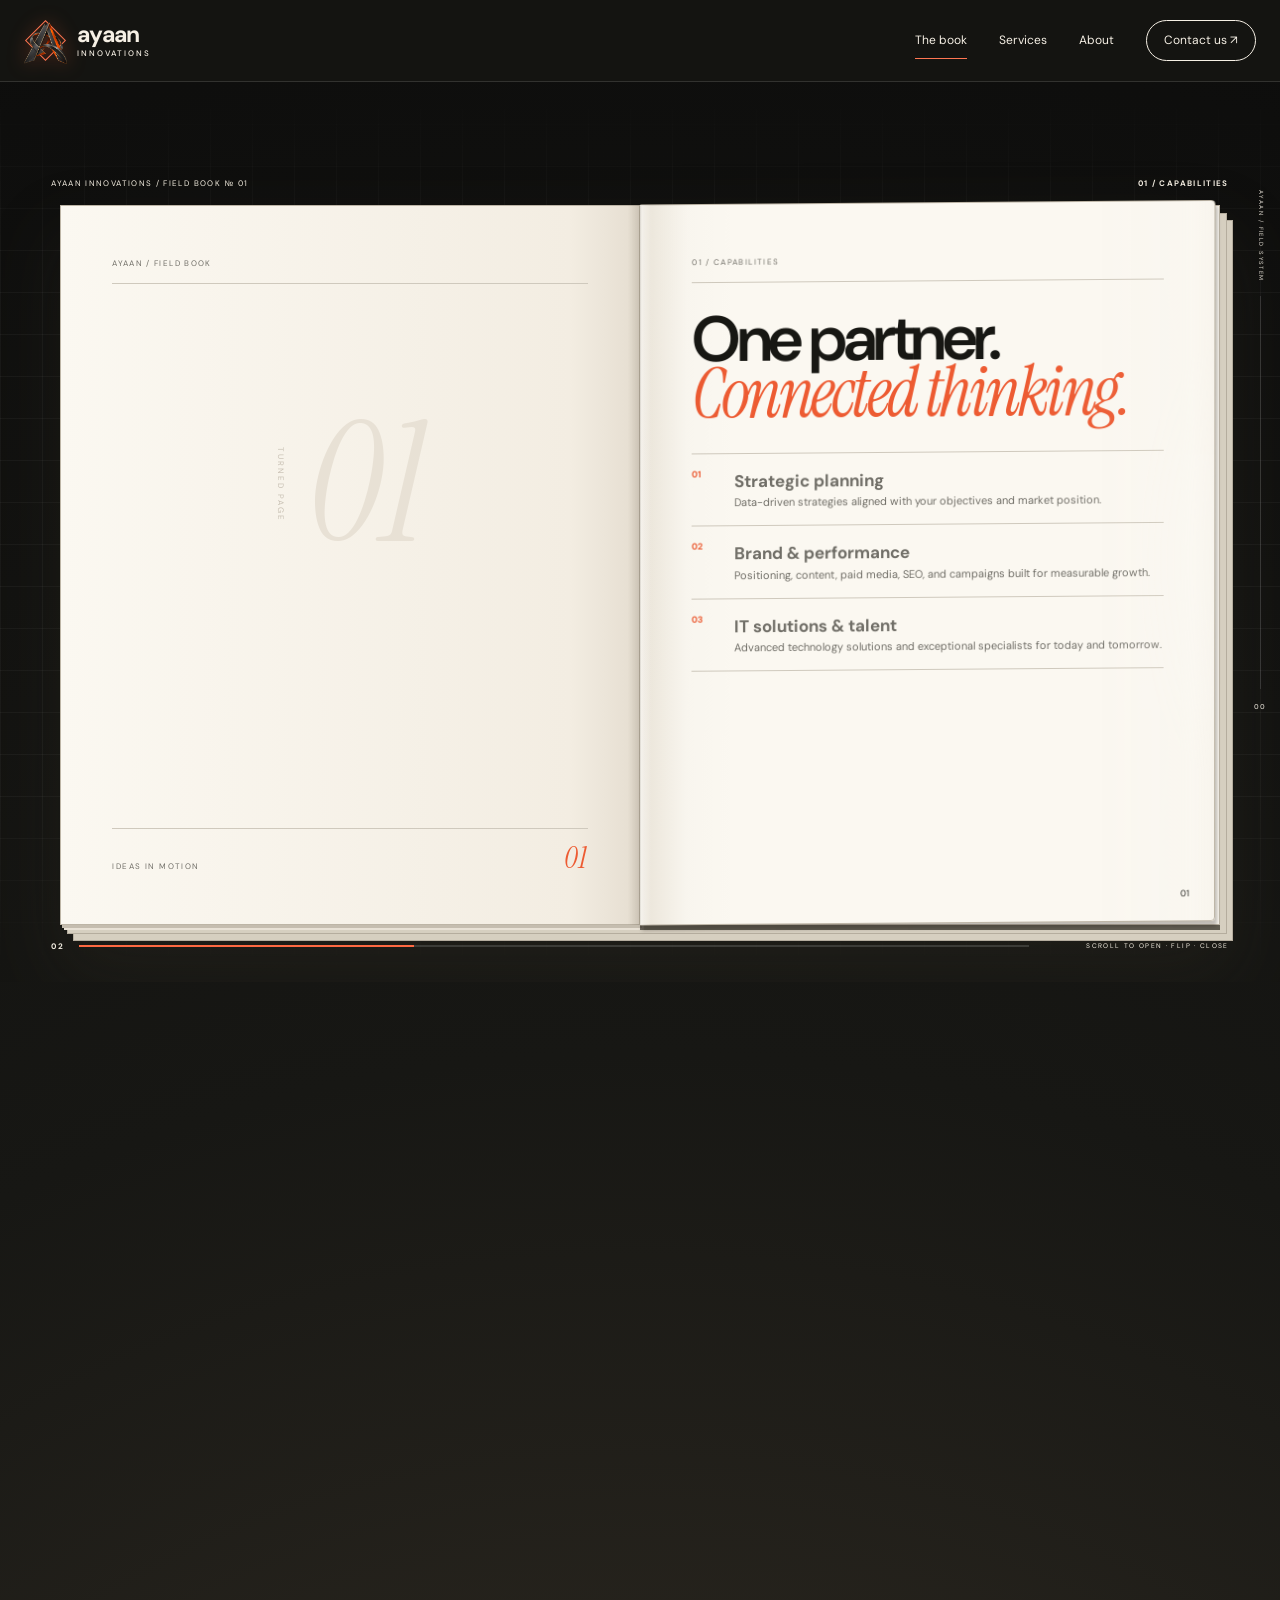
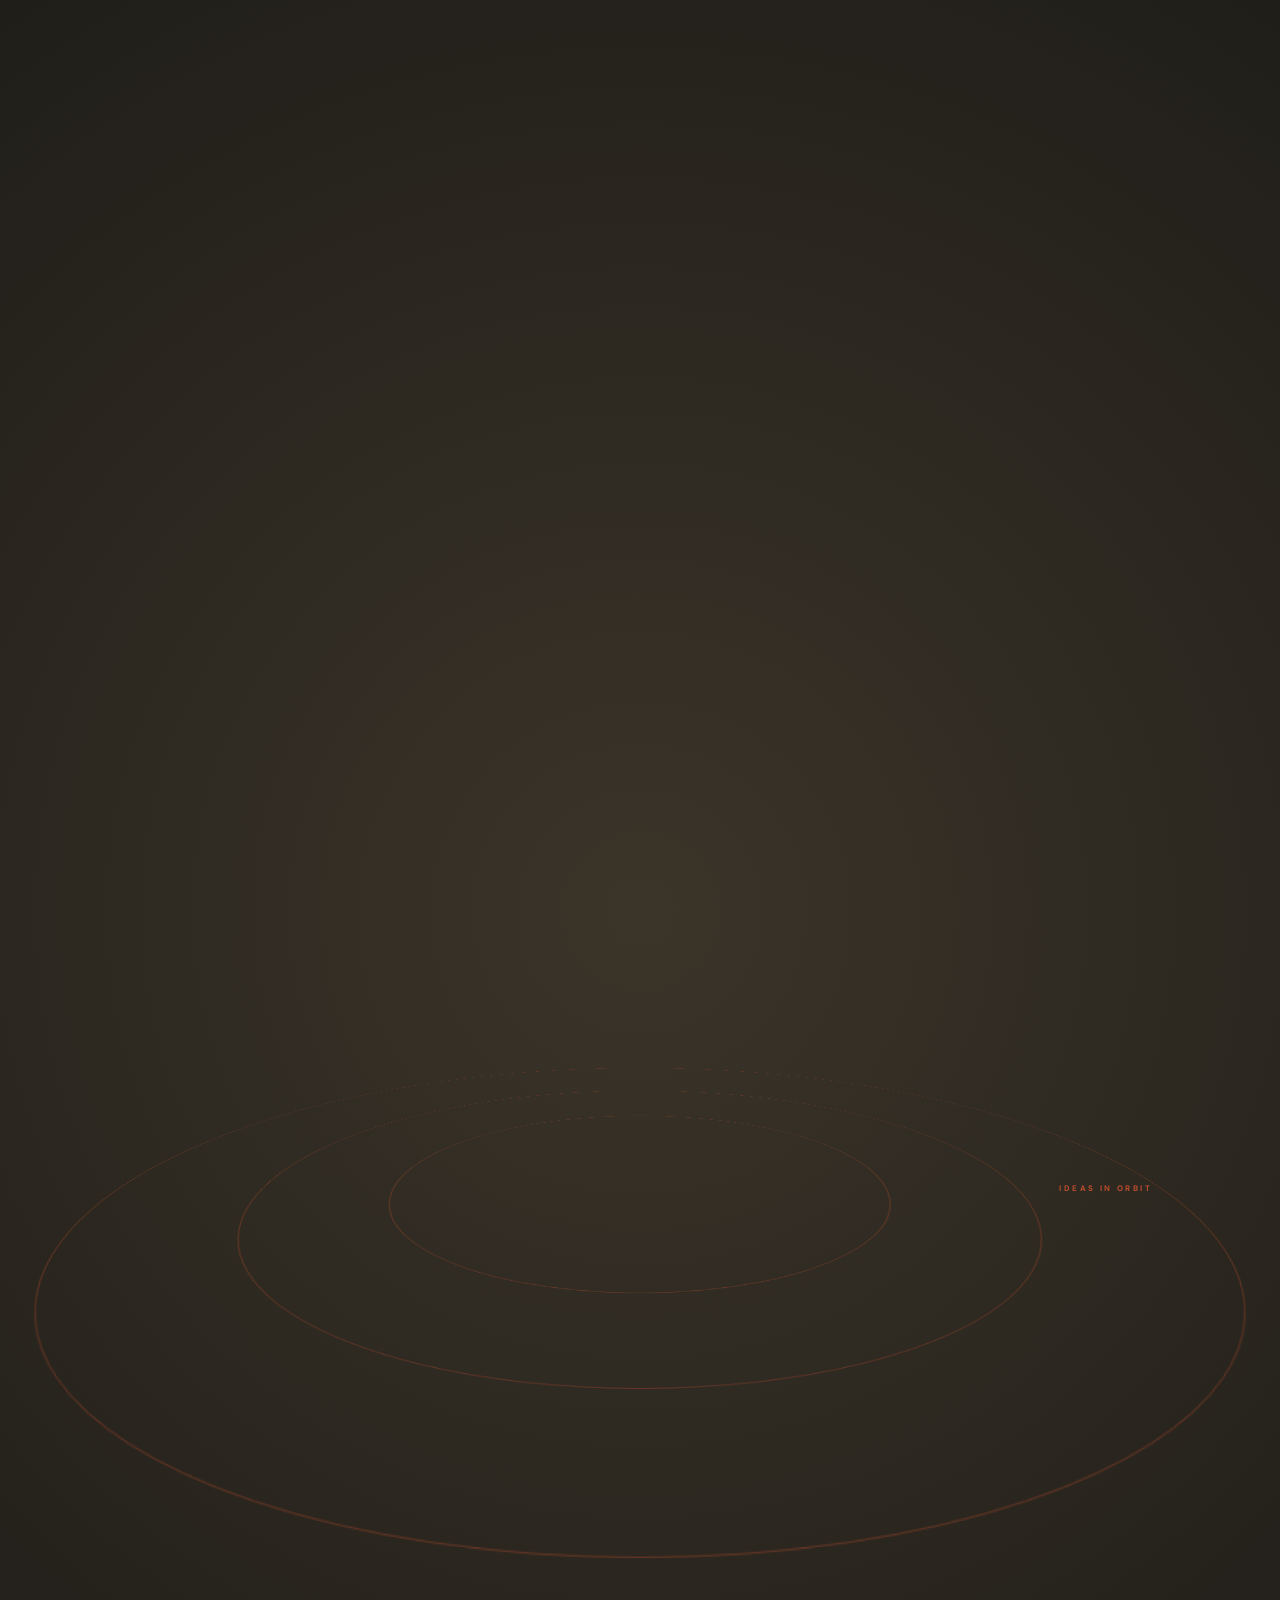
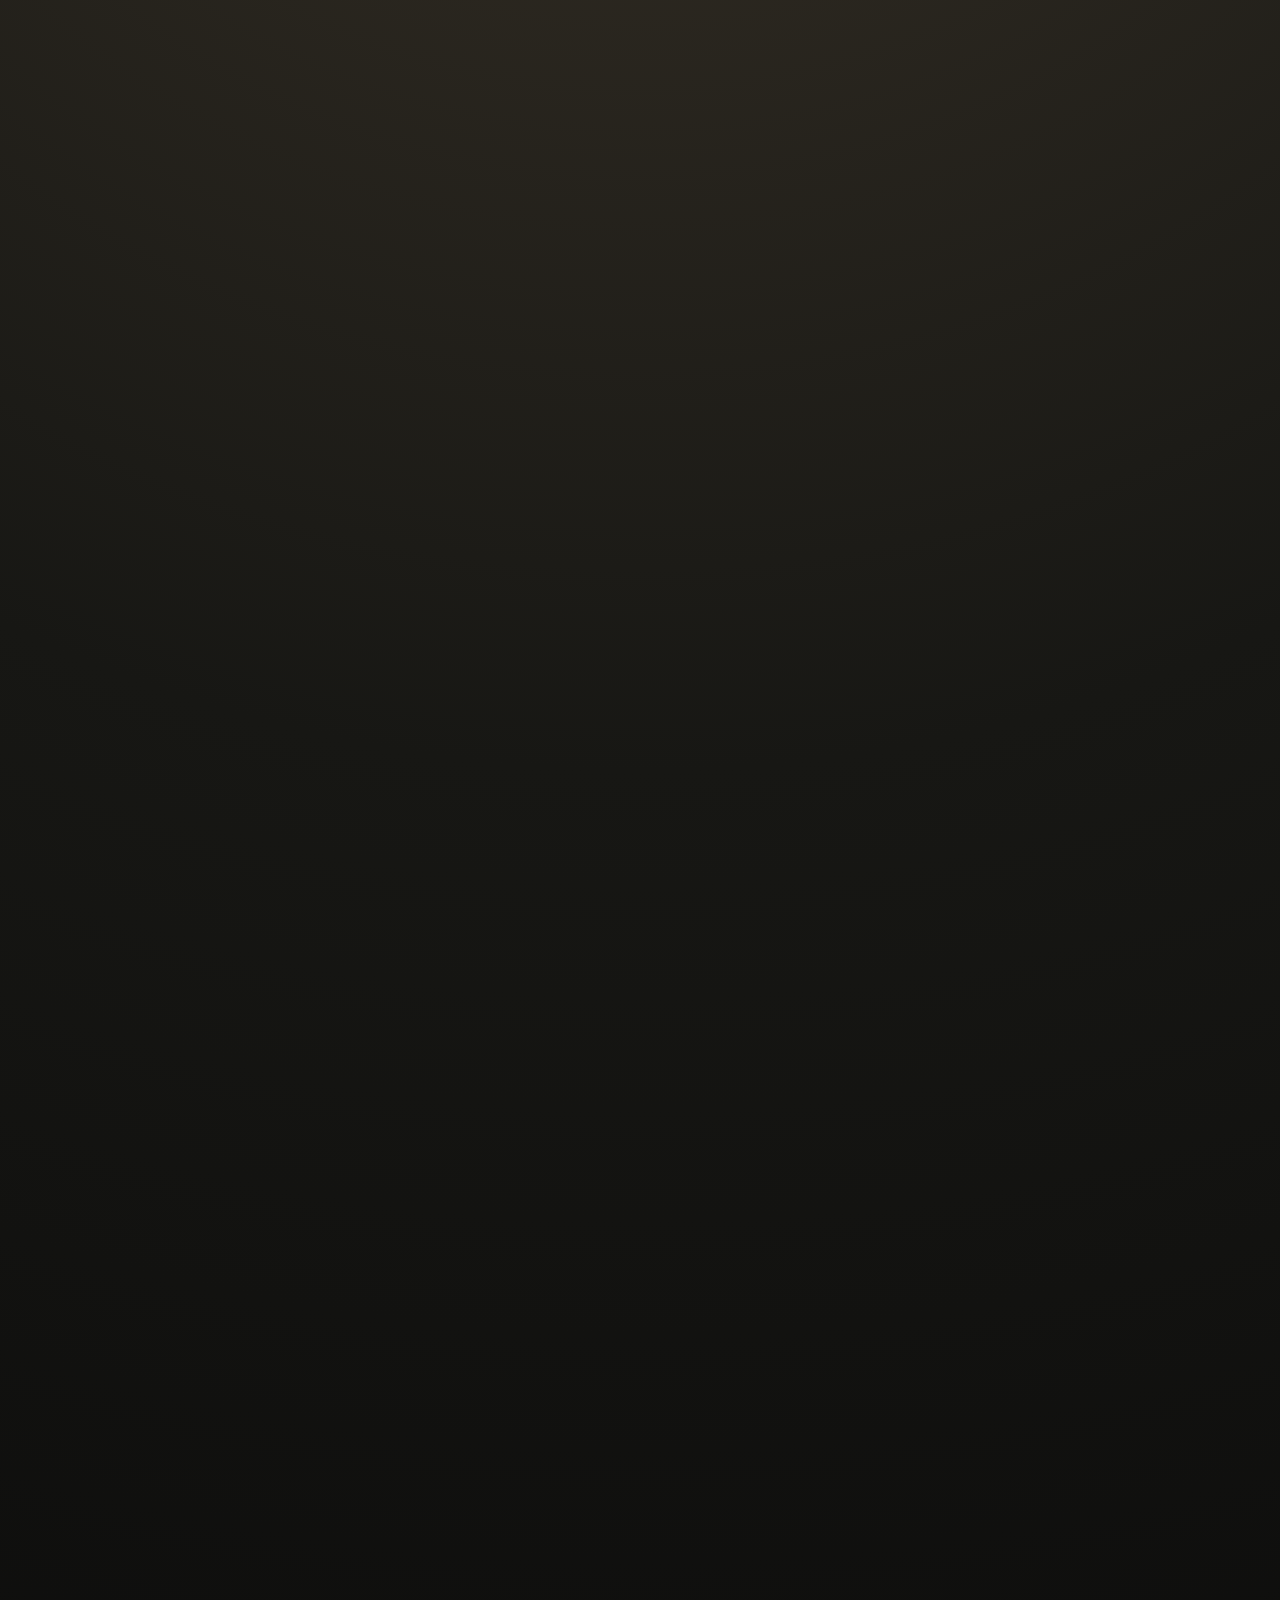
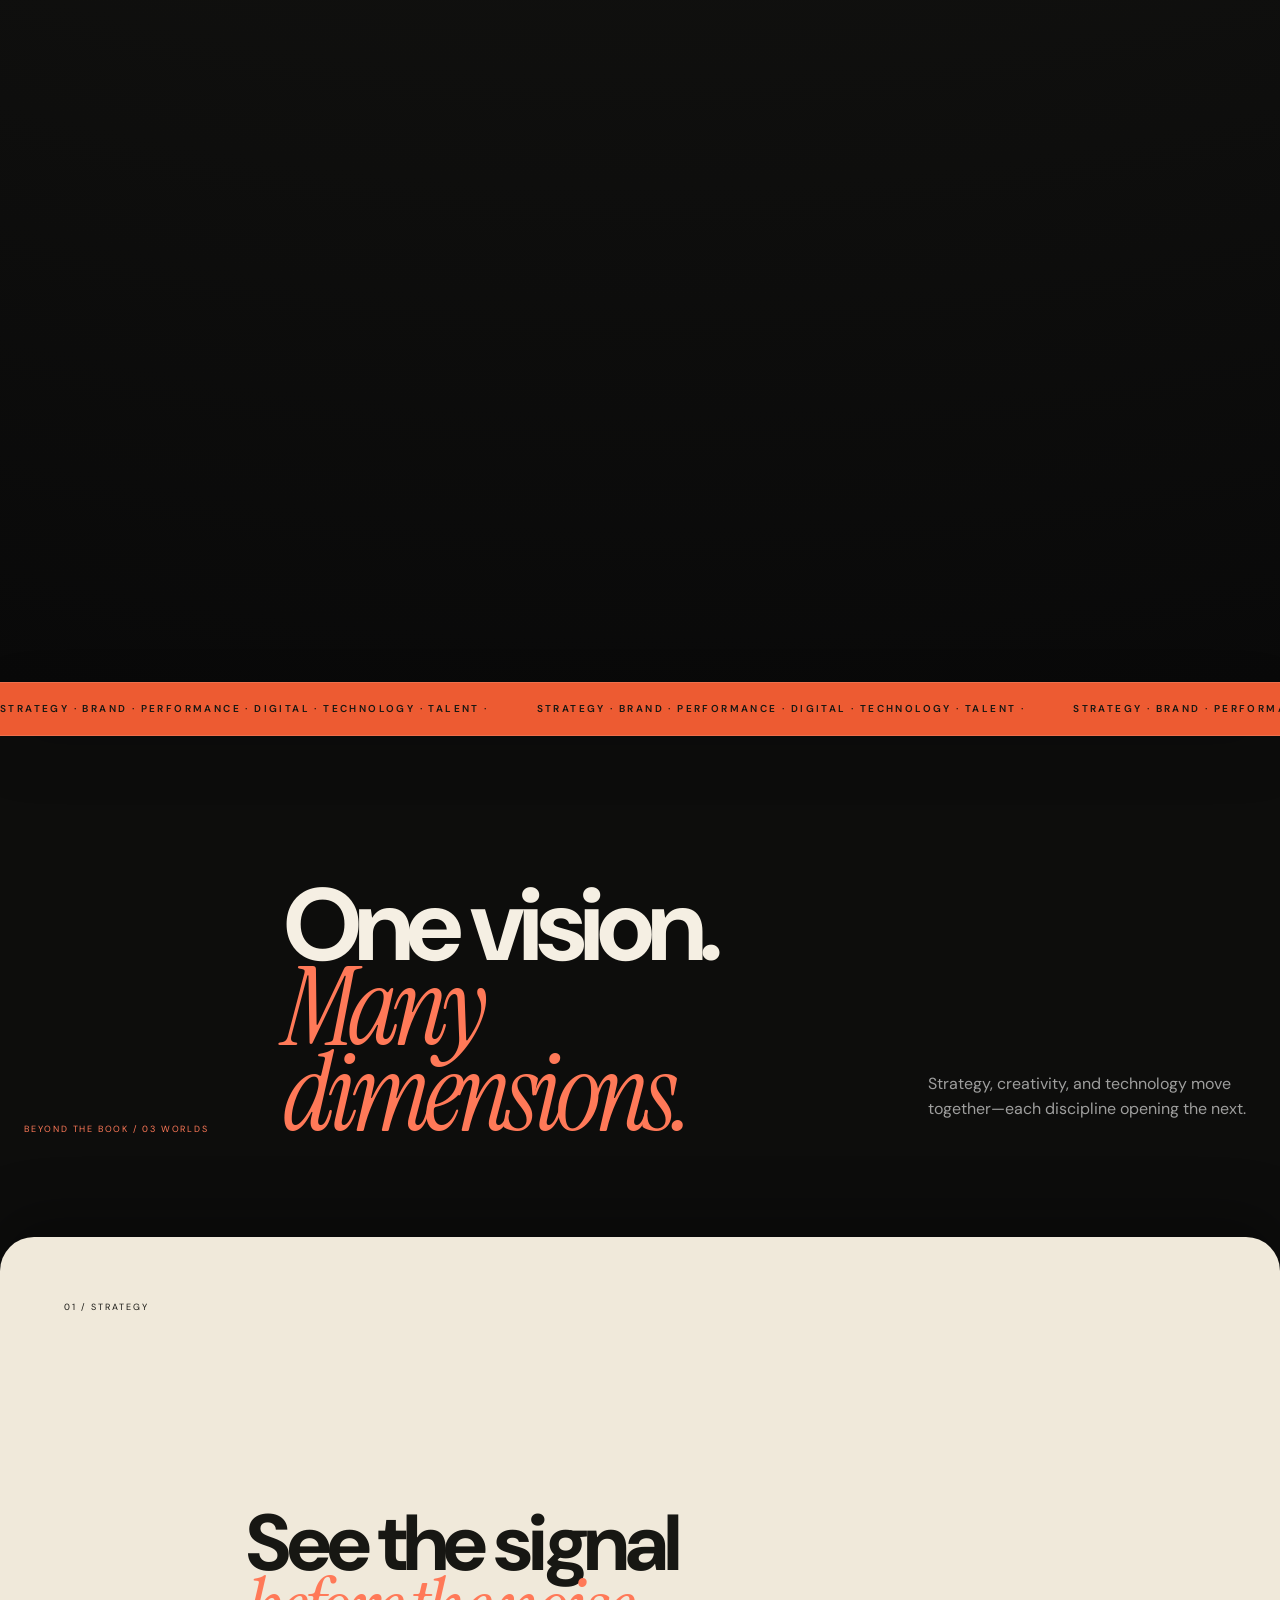
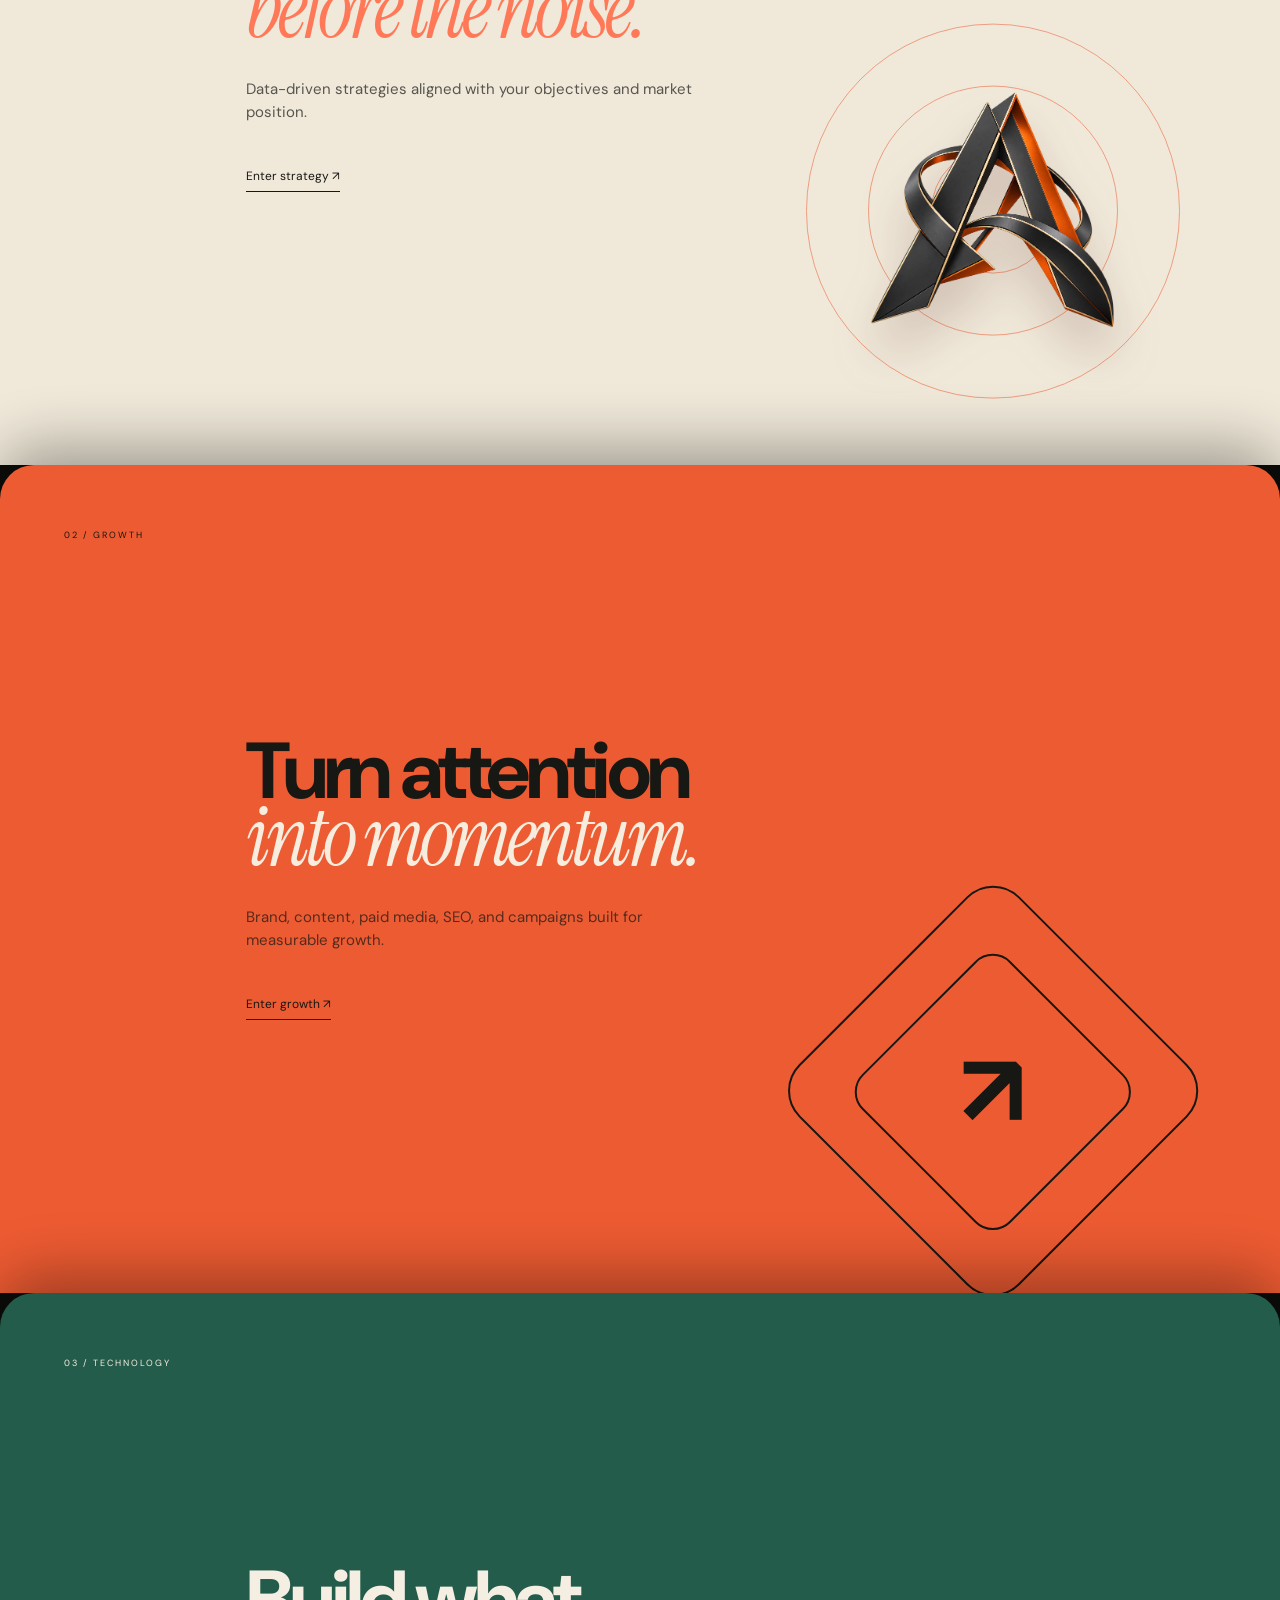
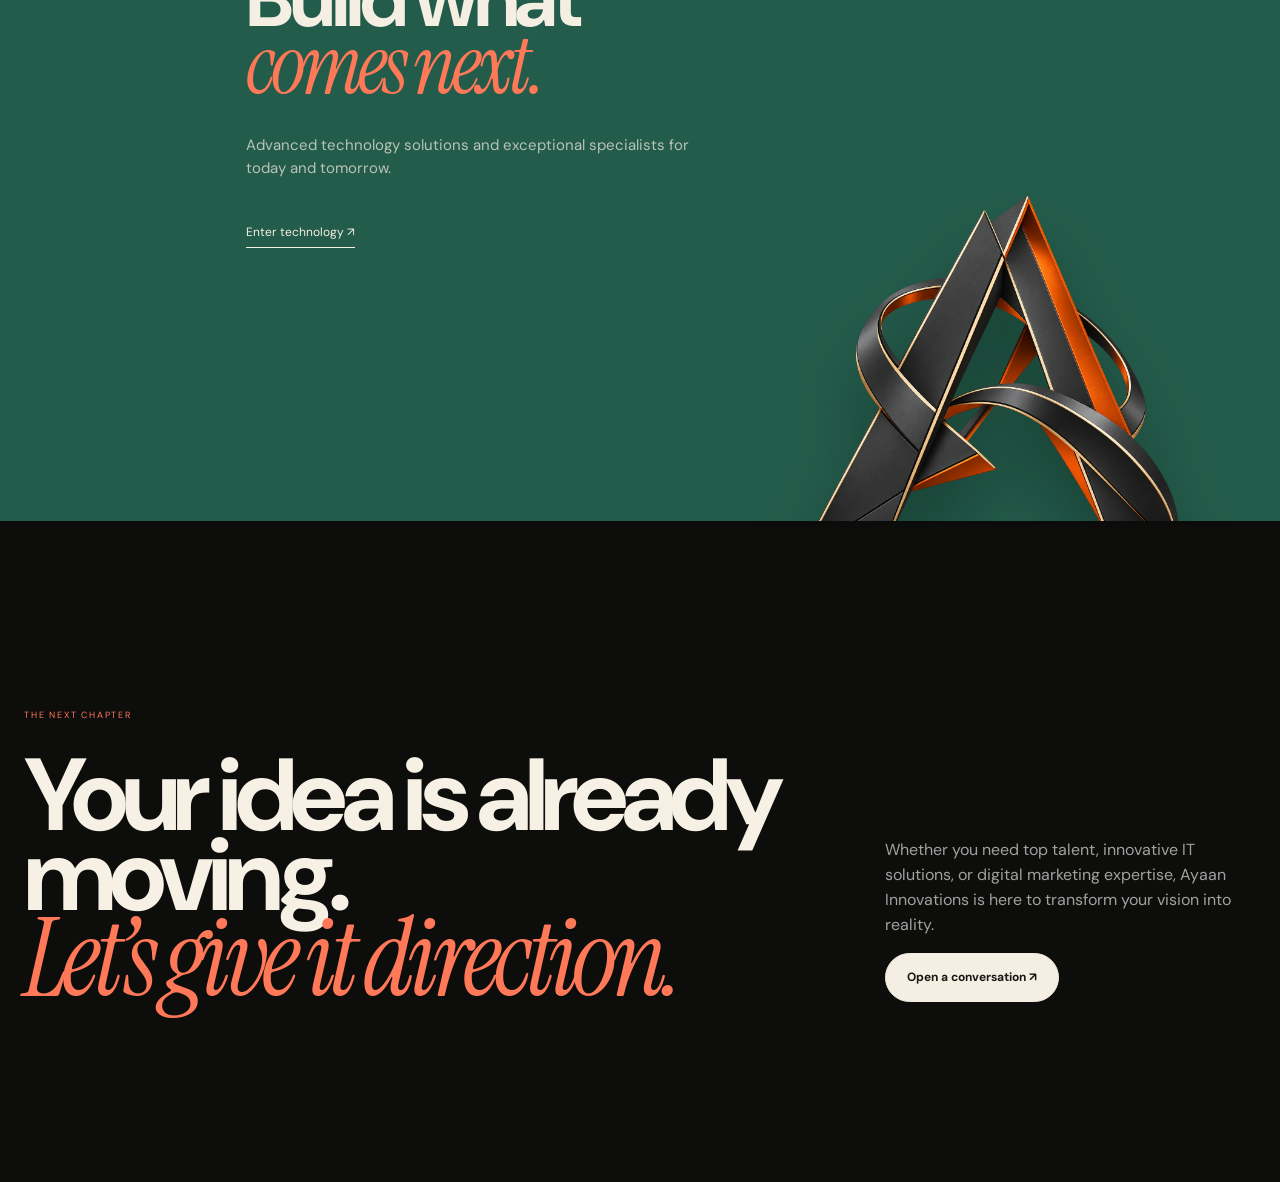
<file: public_html/index.html>
<!doctype html><html lang="en"><head><meta charset="utf-8"><meta name="viewport" content="width=device-width,initial-scale=1"><meta name="theme-color" content="#d9d2c3"><meta name="description" content="Ayaan Innovations connects businesses with exceptional IT talent, digital marketing strategies, and advanced technology solutions."><title>Ayaan Innovations — Digital Marketing, IT Solutions & Talent</title><link rel="icon" type="image/png" href="/hero-emblem-solid.png"><link rel="apple-touch-icon" href="/hero-emblem-solid.png"><script>if(location.pathname.endsWith('/index.html'))history.replaceState(null,'',location.pathname.slice(0,-10)+location.search+location.hash)</script><link rel="preconnect" href="https://fonts.googleapis.com"><link rel="preconnect" href="https://fonts.gstatic.com" crossorigin><link href="https://fonts.googleapis.com/css2?family=DM+Sans:wght@400;500;600;700&family=Instrument+Serif:ital@0;1&display=swap" rel="stylesheet"><link rel="stylesheet" href="site.css?v=paper24"><script src="site.js?v=clean-routes2" defer></script></head>
<body class="book-home"><link rel="stylesheet" href="site.css?v=paper24"><a class="skip" href="#main">Skip to content</a><div class="page-transition" aria-hidden="true"><img src="hero-emblem-solid.png" alt=""></div><div class="cursor-orbit" aria-hidden="true"></div>
<header class="header"><div class="wrap nav"><a class="identity" href="/" aria-label="Ayaan Innovations home"><span class="identity-mark"><img src="hero-emblem-solid.png" alt=""></span><span class="identity-name">ayaan<small>INNOVATIONS</small></span></a><nav class="links" aria-label="Main navigation"><a class="active" href="/">The book</a><a href="/services">Services</a><a href="/about">About</a><a class="nav-cta" href="/contact">Contact us ↗</a></nav><button class="menu-btn" type="button" aria-label="Toggle navigation" aria-expanded="false">☰</button></div></header>

<main id="main"><section class="book-scroll full-book"><div class="cosmos" aria-hidden="true"><i></i><i></i><i></i><b>IDEAS IN ORBIT</b></div>
  <div class="book-stage">
    <div class="book-intro"><span>AYAAN INNOVATIONS / FIELD BOOK № 01</span><strong class="book-status">00 / INTRODUCTION</strong></div>
    <div class="book" aria-label="The Ayaan Innovations field book">
      <div class="book-spine"></div>
      <article class="book-closed" aria-hidden="true">
        <div class="folio">AYAAN / INNOVATIONS</div>
        <div class="cover-title"><span>ELEVATE YOUR</span><strong>DIGITAL<br>PRESENCE.</strong></div>
        <img src="hero-emblem-solid.png" alt="">
        <div class="cover-bottom"><span>STRATEGY · MARKETING<br>TECHNOLOGY · TALENT</span><b>01</b></div>
      </article>
      <article class="book-left book-endpaper" aria-label="Inside front cover">
        <div class="folio">AYAAN / FIELD BOOK № 01</div>
        <div class="endpaper-center"><i aria-hidden="true"></i><span>SHAPING TOMORROW'S<br>TECHNOLOGY TODAY.</span></div>
        <div class="endpaper-foot"><span>STRATEGY · MARKETING · TECHNOLOGY · TALENT</span><b>EST. 2026</b></div>
      </article>

      <div class="book-right">
        <article class="book-page page-intro" data-page="0">
          <div class="folio">00 / INTRODUCTION</div><div class="page-kicker">AAYAAN INNOVATIONS</div><h1>Elevate your<br><em>digital presence.</em></h1><p>We craft sophisticated digital marketing strategies that drive measurable results for discerning brands. Experience the difference that premium expertise makes.</p><div class="actions"><a class="button" href="/contact">Start a conversation</a><a class="text-link" href="/services">Explore services ↗</a></div><div class="page-no">00</div>
        </article>

        <article class="book-page page-services" data-page="1">
          <div class="folio">01 / CAPABILITIES</div><h2>One partner.<br><em>Connected thinking.</em></h2><div class="book-services"><a href="/services#strategy"><b>01</b><span><strong>Strategic planning</strong>Data-driven strategies aligned with your objectives and market position.</span></a><a href="/services#marketing"><b>02</b><span><strong>Brand & performance</strong>Positioning, content, paid media, SEO, and campaigns built for measurable growth.</span></a><a href="/services#technology"><b>03</b><span><strong>IT solutions & talent</strong>Advanced technology solutions and exceptional specialists for today and tomorrow.</span></a></div><div class="page-no">01</div>
        </article>

        <article class="book-page page-commitment" data-page="2">
          <div class="folio">02 / COMMITMENT</div><h2>Progress with<br><em>purpose.</em></h2><p>We combine innovation, talent, and technology to help organizations navigate change, seize opportunities, and achieve their goals.</p><div class="book-principles"><div><b>01</b><strong>Performance driven</strong><span>Useful outcomes and sustainable growth.</span></div><div><b>02</b><strong>Business focused</strong><span>Work shaped around real organizational needs.</span></div><div><b>03</b><strong>Built together</strong><span>Clear collaboration from conversation through delivery.</span></div></div><div class="page-no">02</div>
        </article>

        <article class="book-page page-belief" data-page="3">
          <div class="folio">03 / OUR BELIEF</div><blockquote>“Whether you need top talent, innovative IT solutions, or digital marketing expertise, Ayaan Innovations is here to transform your vision into reality.”</blockquote><span class="signature">AYAAN INNOVATIONS</span><div class="page-no">03</div>
        </article>

        <article class="book-page page-next" data-page="4">
          <div class="folio">04 / BEGIN</div><h2>Shape what<br><em>comes next.</em></h2><p>Shaping tomorrow's technology today.</p><div class="book-colophon"><span>EMAIL</span><a href="mailto:contact@ayaaninnovations.com">contact@ayaaninnovations.com</a><span>PHONE</span><a href="tel:+919441863163">+91 94418 63163</a><span>OFFICES</span><span>India · United States</span></div><div class="actions"><a class="button" href="/contact">Start a conversation</a><a class="text-link" href="/about">Our vision and mission ↗</a></div><div class="page-no">04</div>
        </article>
      </div>
    </div>
    <div class="book-progress"><span>00</span><i></i><small>SCROLL TO OPEN · FLIP · CLOSE</small></div>
  </div>
</section>
<section class="worlds" aria-label="Ayaan capabilities"><div class="worlds-intro wrap reveal"><span>BEYOND THE BOOK / 03 WORLDS</span><h2>One vision.<br><em>Many dimensions.</em></h2><p>Strategy, creativity, and technology move together—each discipline opening the next.</p></div><div class="world-stack"><article class="world world-strategy"><div class="world-index">01 / STRATEGY</div><div><h3>See the signal<br><em>before the noise.</em></h3><p>Data-driven strategies aligned with your objectives and market position.</p><a href="/services#strategy">Enter strategy ↗</a></div><div class="world-visual rings" aria-hidden="true"><i></i><i></i><i></i><img src="hero-emblem-solid.png" alt=""></div></article><article class="world world-growth"><div class="world-index">02 / GROWTH</div><div><h3>Turn attention<br><em>into momentum.</em></h3><p>Brand, content, paid media, SEO, and campaigns built for measurable growth.</p><a href="/services#marketing">Enter growth ↗</a></div><div class="world-visual portal" aria-hidden="true"><i></i><i></i><b>↗</b></div></article><article class="world world-tech"><div class="world-index">03 / TECHNOLOGY</div><div><h3>Build what<br><em>comes next.</em></h3><p>Advanced technology solutions and exceptional specialists for today and tomorrow.</p><a href="/services#technology">Enter technology ↗</a></div><div class="world-visual monolith" aria-hidden="true"><img src="hero-emblem-solid.png" alt=""></div></article></div></section><section class="final-chapter"><div class="wrap final-grid"><div class="reveal"><span>THE NEXT CHAPTER</span><h2>Your idea is already moving.<br><em>Let’s give it direction.</em></h2></div><div class="final-actions reveal"><p>Whether you need top talent, innovative IT solutions, or digital marketing expertise, Ayaan Innovations is here to transform your vision into reality.</p><a class="button light" href="/contact">Open a conversation ↗</a></div></div></section></main>
</body></html>
</file>
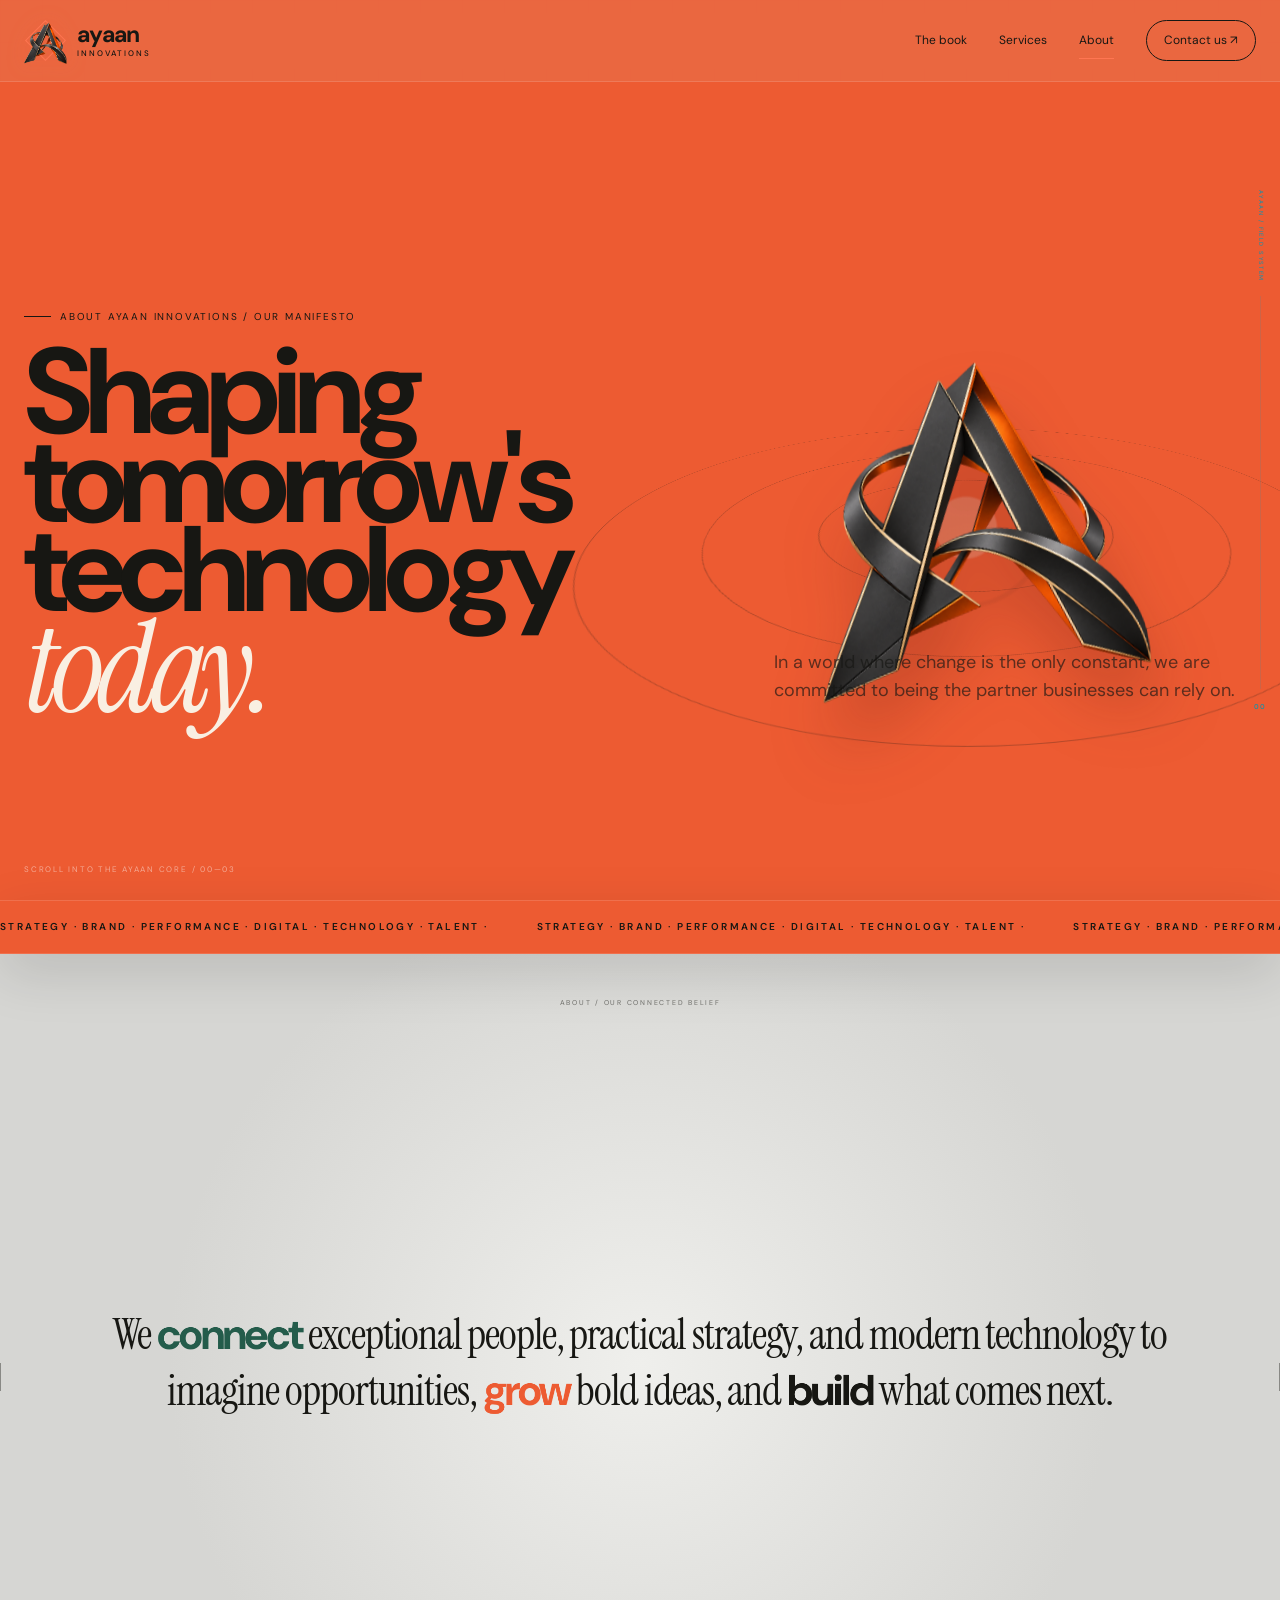
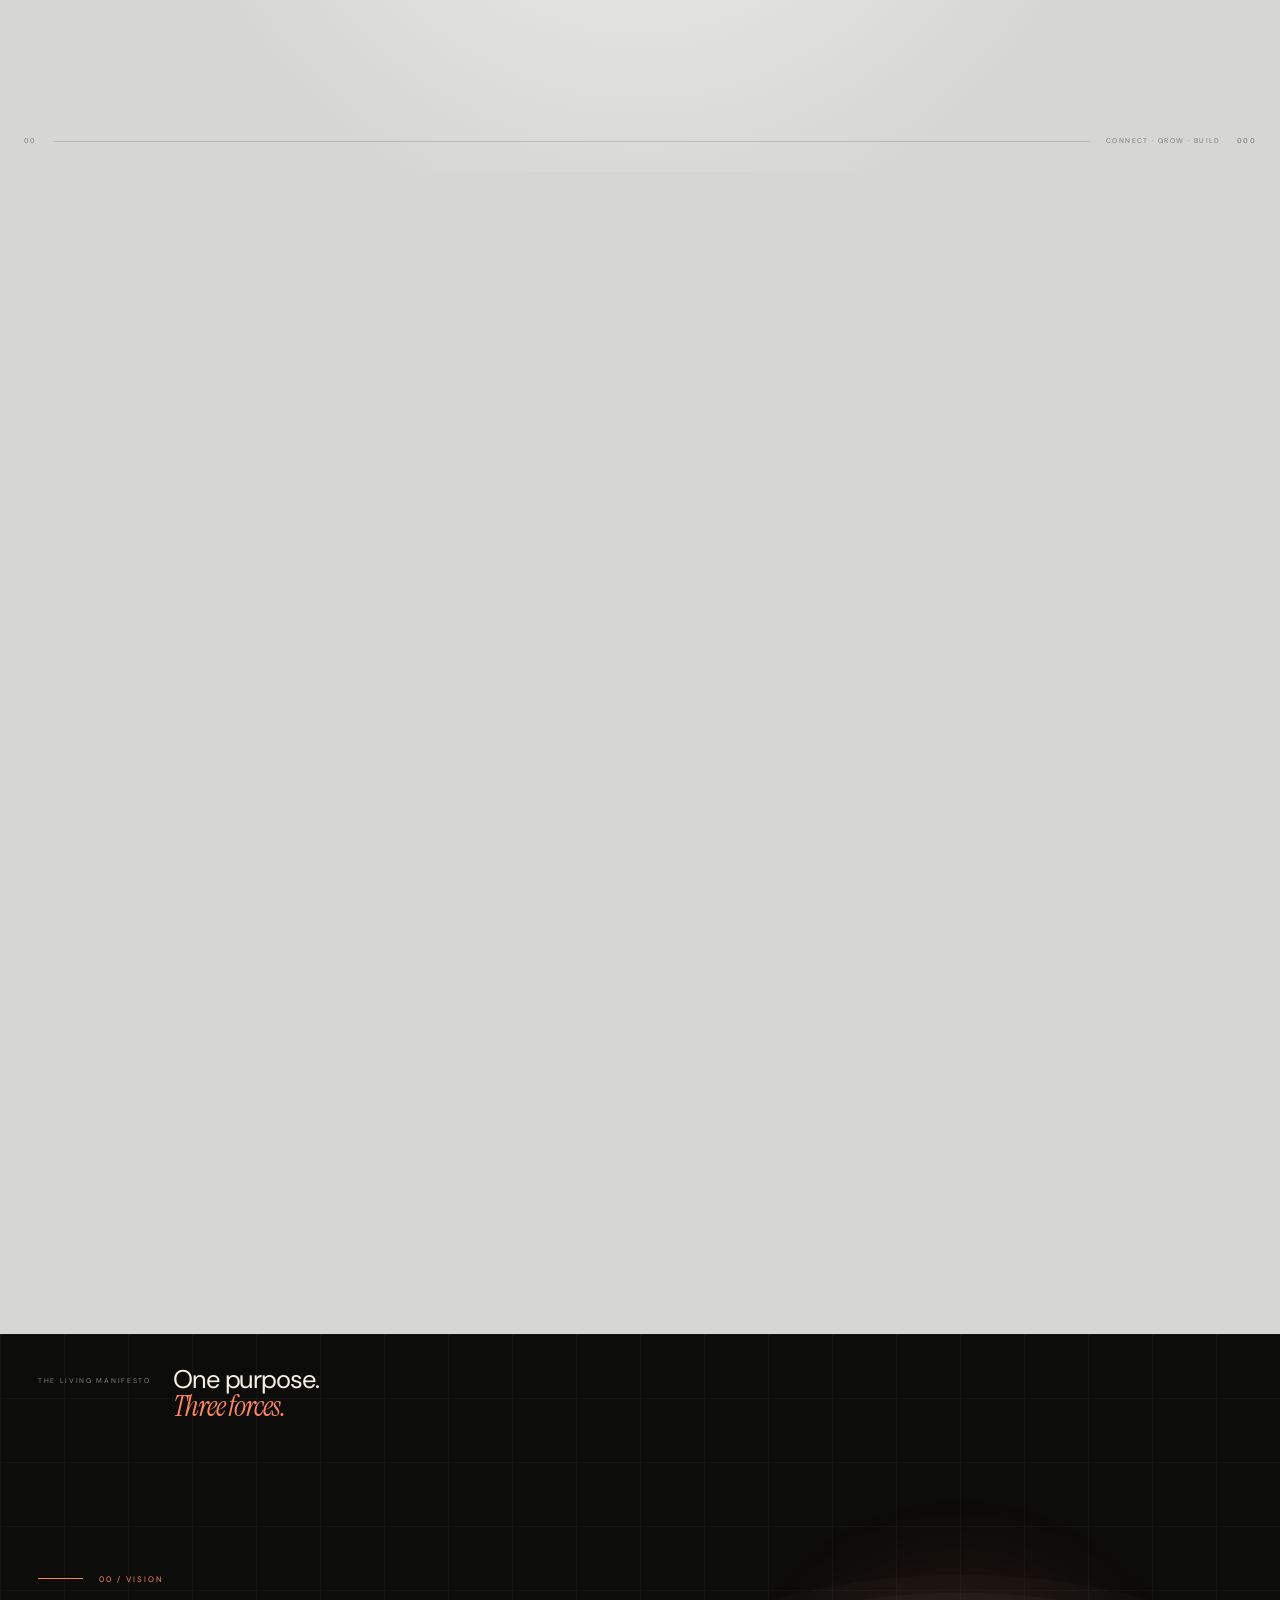
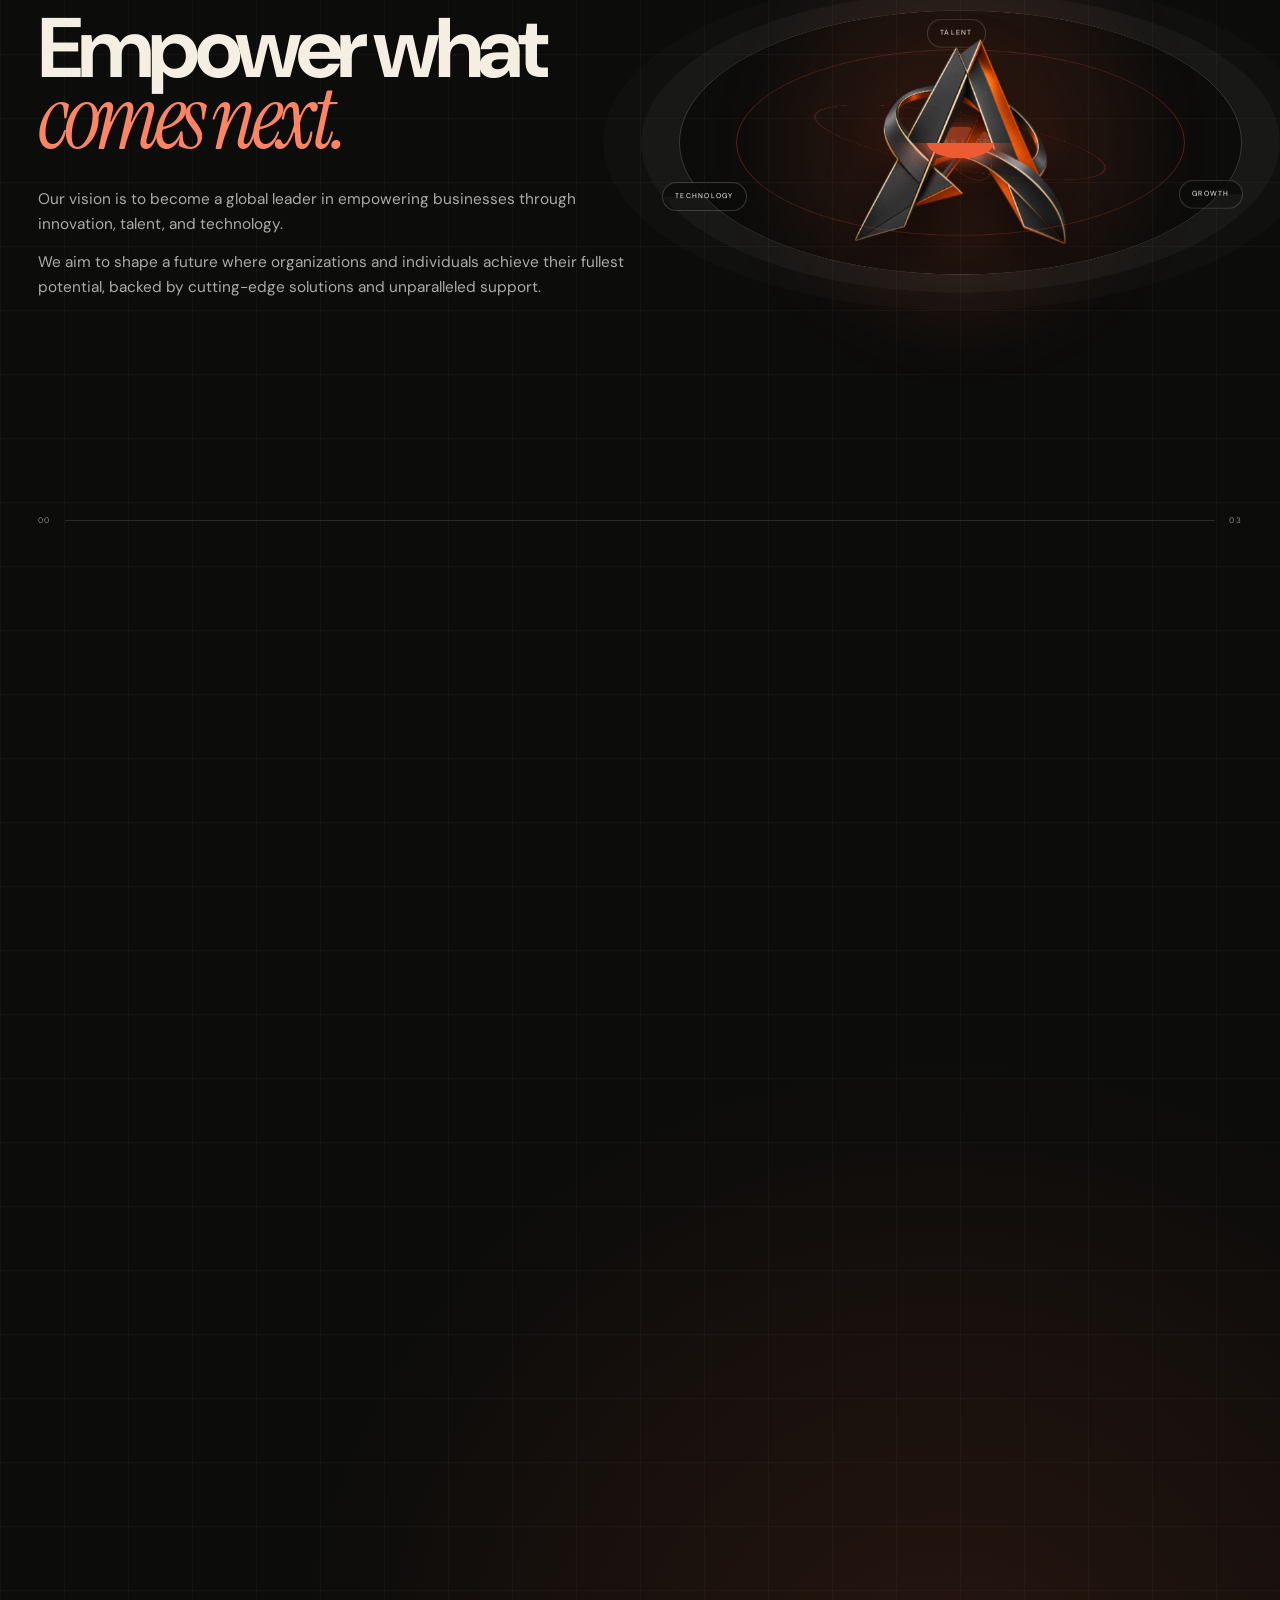
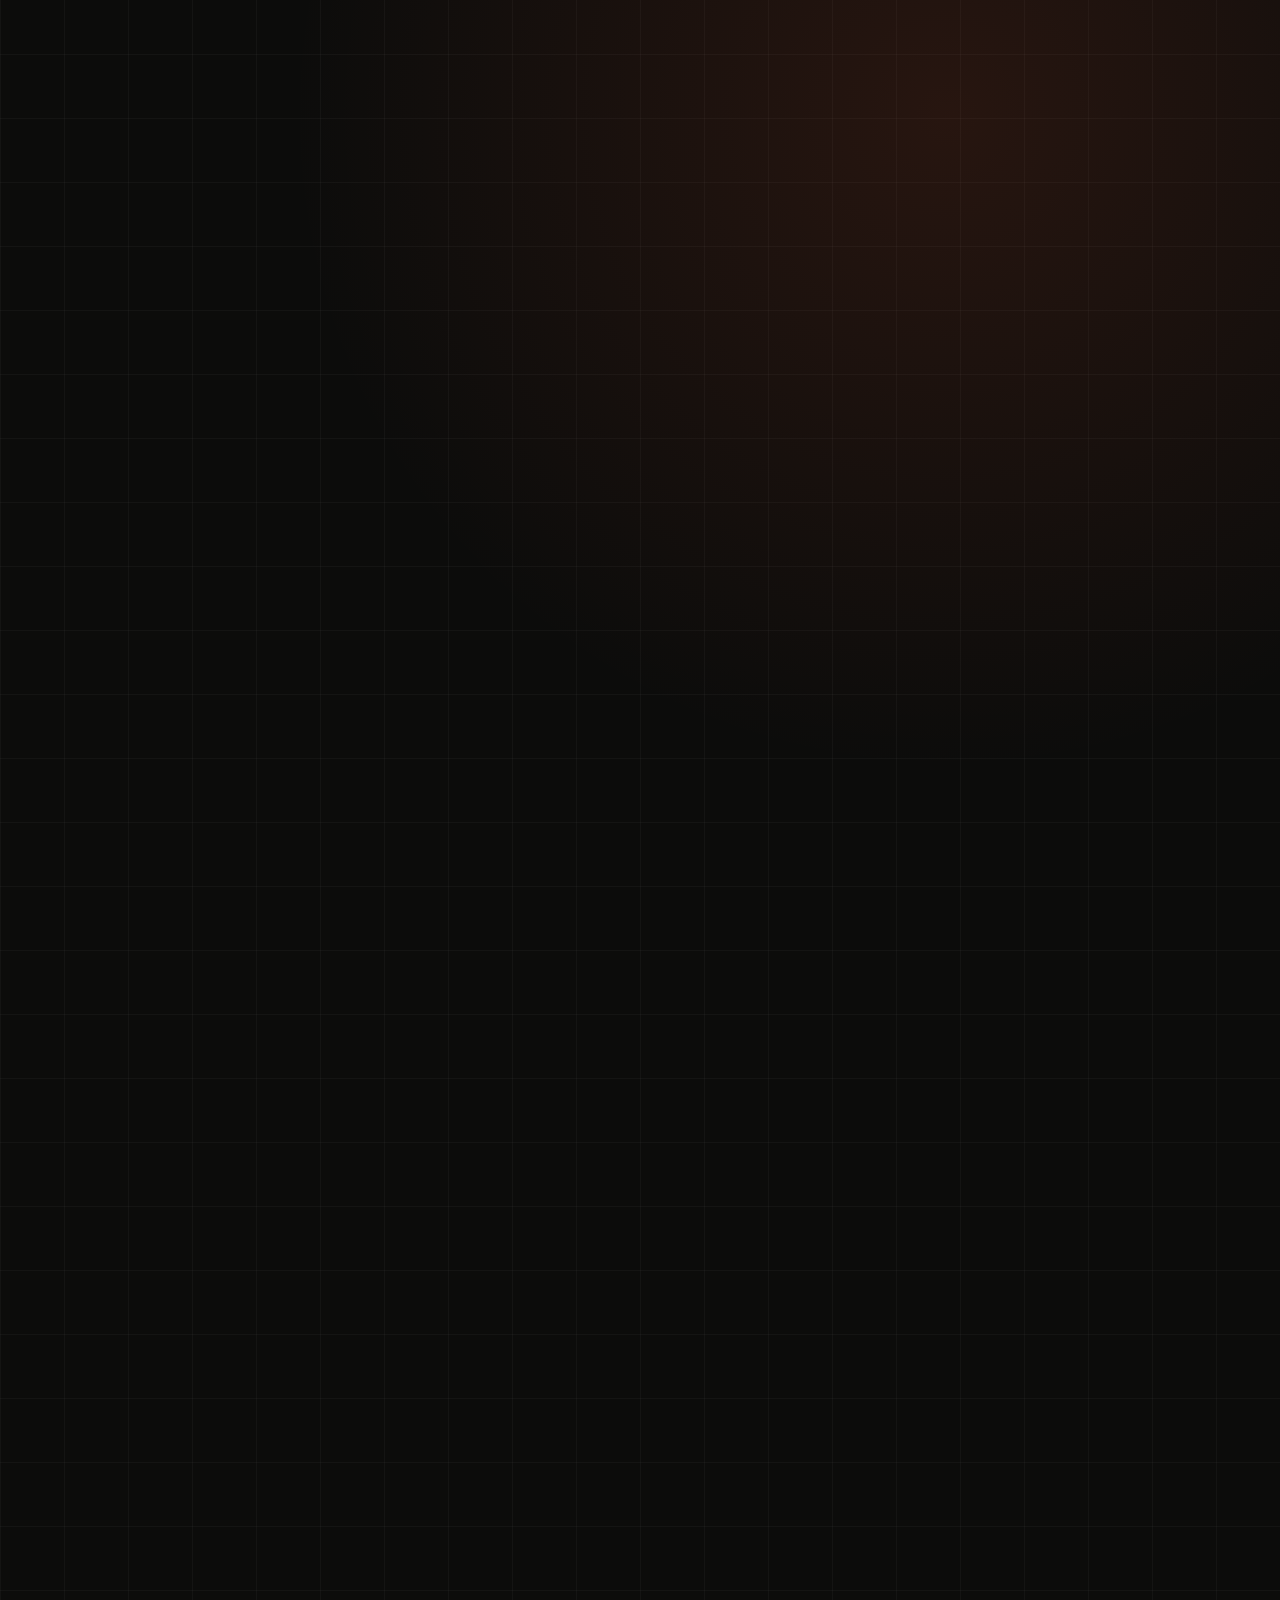
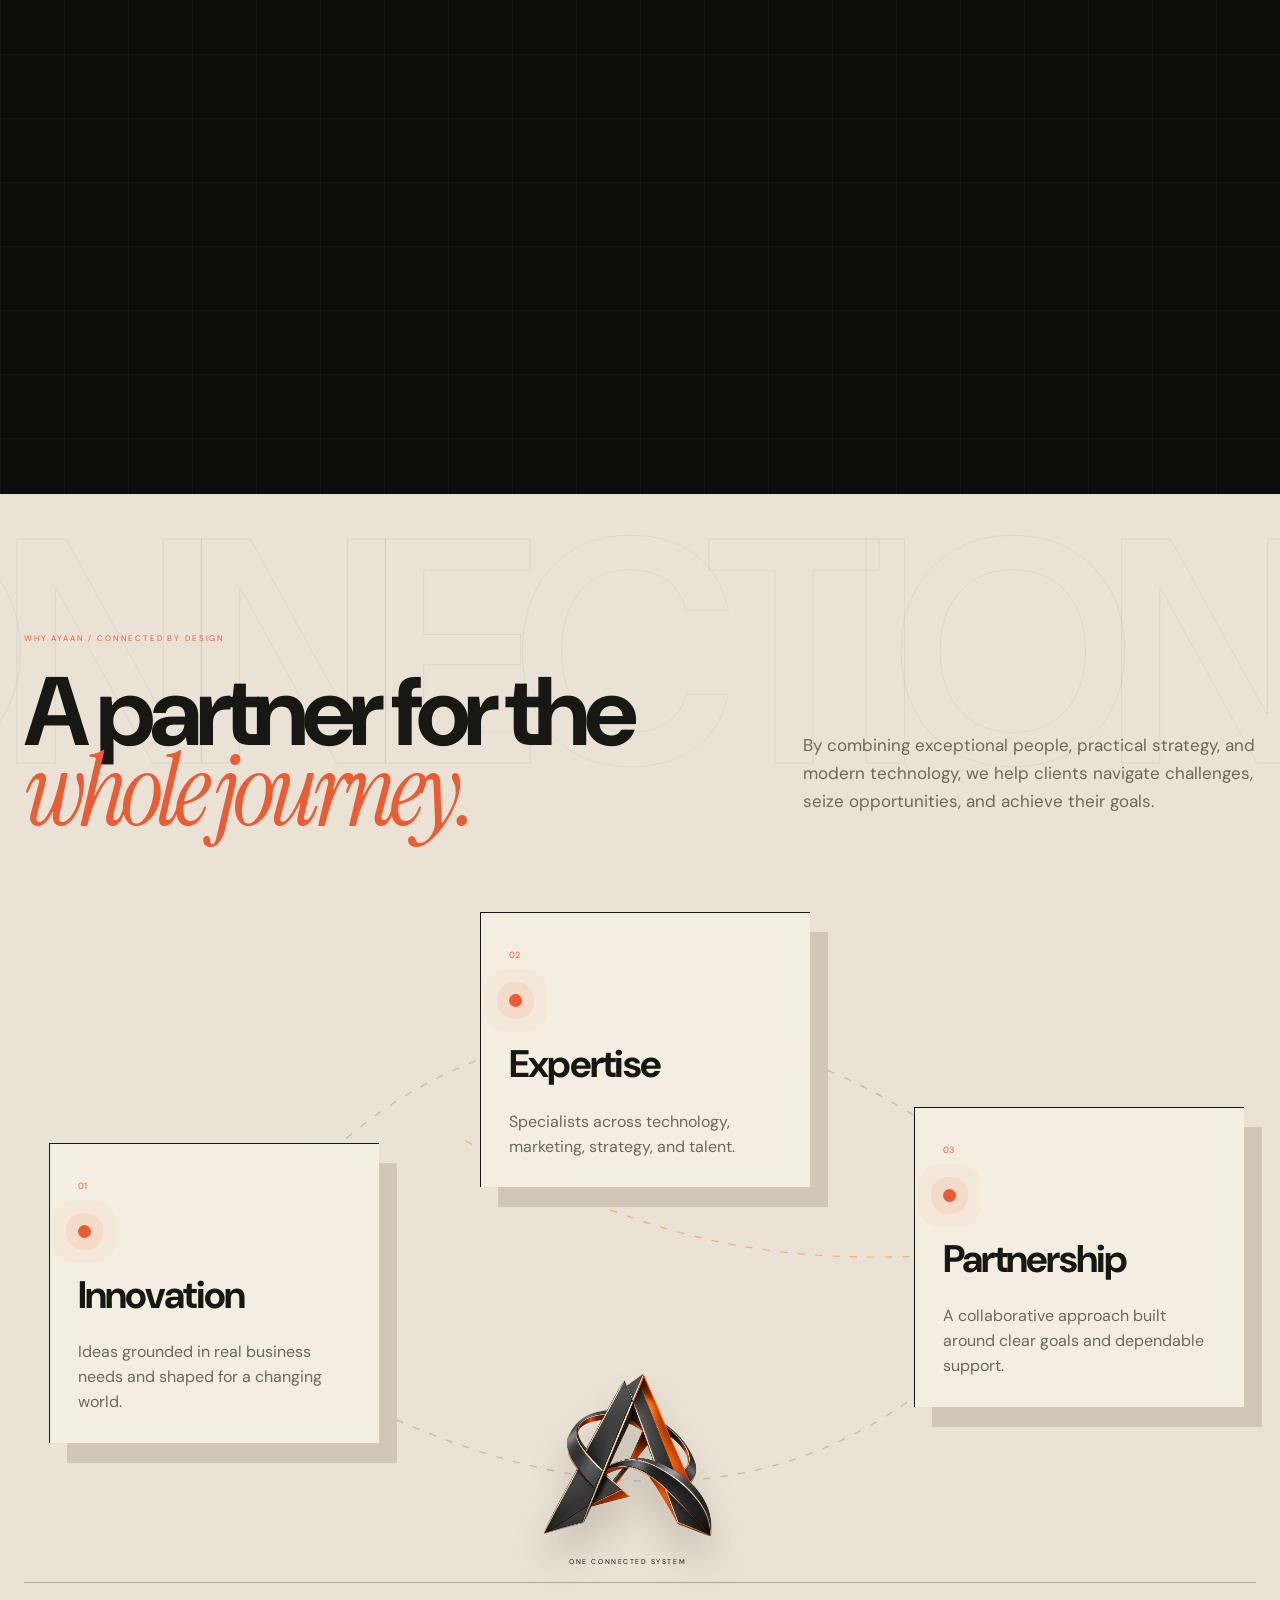
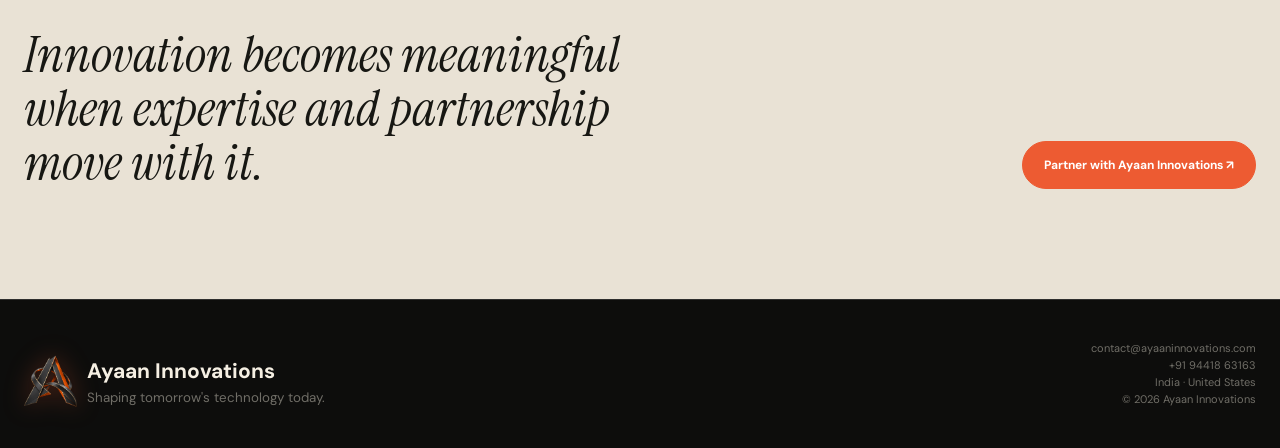
<file: public_html/about.html>
<!doctype html>
<html lang="en"><head><meta charset="utf-8"><meta name="viewport" content="width=device-width,initial-scale=1"><meta name="theme-color" content="#ed5b32"><meta name="description" content="Learn about the vision and mission behind Ayaan Innovations."><title>About — Ayaan Innovations</title><link rel="icon" type="image/png" href="/hero-emblem-solid.png"><link rel="apple-touch-icon" href="/hero-emblem-solid.png"><script>if(location.pathname.endsWith('.html'))history.replaceState(null,'',location.pathname.slice(0,-5)+location.search+location.hash)</script><link rel="preconnect" href="https://fonts.googleapis.com"><link rel="preconnect" href="https://fonts.gstatic.com" crossorigin><link href="https://fonts.googleapis.com/css2?family=DM+Sans:wght@400;500;600;700&family=Instrument+Serif:ital@0;1&display=swap" rel="stylesheet"><link rel="stylesheet" href="site.css?v=mobile-axis1"><script src="site.js?v=clean-routes2" defer></script></head>
<body class="about-page"><a class="skip" href="#main">Skip to content</a><div class="page-transition" aria-hidden="true"><img src="hero-emblem-solid.png" alt=""></div><div class="cursor-orbit" aria-hidden="true"></div>
<header class="header"><div class="wrap nav"><a class="identity" href="/" aria-label="Ayaan Innovations home"><span class="identity-mark"><img src="hero-emblem-solid.png" alt=""></span><span class="identity-name">ayaan<small>INNOVATIONS</small></span></a><nav class="links" aria-label="Main navigation"><a href="/">The book</a><a href="/services">Services</a><a class="active" href="/about">About</a><a class="nav-cta" href="/contact">Contact us ↗</a></nav><button class="menu-btn" type="button" aria-label="Toggle navigation" aria-expanded="false">☰</button></div></header>
<main id="main"><section class="page-hero"><div class="about-portal" aria-hidden="true"><i></i><i></i><i></i><span></span><img src="hero-emblem-solid.png" alt=""></div><div class="wrap page-hero-grid"><div><div class="eyebrow">About Ayaan Innovations / Our manifesto</div><h1>Shaping tomorrow's technology <em>today.</em></h1></div><p>In a world where change is the only constant, we are committed to being the partner businesses can rely on.</p></div><div class="hero-coordinate">SCROLL INTO THE AYAAN CORE / 00—03</div></section>

<section class="kinetic-belief" aria-label="Our connected belief"><div class="belief-stage"><div class="belief-label">ABOUT / OUR CONNECTED BELIEF</div><div class="belief-atmosphere" aria-hidden="true"><svg viewBox="0 0 1000 600" preserveAspectRatio="none"><path d="M280 330 C360 235 430 250 510 265 S630 360 720 340"></path><path d="M280 330 C420 430 585 425 720 340"></path><circle cx="280" cy="330" r="9"></circle><circle cx="510" cy="265" r="9"></circle><circle cx="720" cy="340" r="9"></circle></svg><i></i><i></i><b class="belief-system-one">01 / PEOPLE</b><b class="belief-system-two">02 / IDEAS</b><b class="belief-system-three">03 / TECHNOLOGY</b></div><p class="belief-sentence" aria-label="We connect exceptional people, practical strategy, and modern technology to imagine opportunities, grow bold ideas, and build what comes next."><span data-kinetic-word>We</span> <span data-kinetic-word data-focus="connect">connect</span> <span data-kinetic-word>exceptional</span> <span data-kinetic-word>people,</span> <span data-kinetic-word>practical</span> <span data-kinetic-word>strategy,</span> <span data-kinetic-word>and</span> <span data-kinetic-word>modern</span> <span data-kinetic-word>technology</span> <span data-kinetic-word>to</span> <span data-kinetic-word>imagine</span> <span data-kinetic-word>opportunities,</span> <span data-kinetic-word data-focus="grow">grow</span> <span data-kinetic-word>bold</span> <span data-kinetic-word>ideas,</span> <span data-kinetic-word>and</span> <span data-kinetic-word data-focus="build">build</span> <span data-kinetic-word>what</span> <span data-kinetic-word>comes</span> <span data-kinetic-word>next.</span></p><div class="belief-guide" aria-hidden="true"><span>00</span><i><b></b></i><em>CONNECT · GROW · BUILD</em><strong>100</strong></div></div></section>

<section class="about-axis" aria-label="Vision and mission"><div class="axis-stage"><div class="axis-heading"><span>THE LIVING MANIFESTO</span><strong>One purpose.<br><em>Three forces.</em></strong></div><div class="axis-copy">
<article class="axis-chapter is-active" data-axis-chapter="0"><div class="axis-index">00 / VISION</div><h2>Empower what<br><em>comes next.</em></h2><p>Our vision is to become a global leader in empowering businesses through innovation, talent, and technology.</p><p>We aim to shape a future where organizations and individuals achieve their fullest potential, backed by cutting-edge solutions and unparalleled support.</p></article>
<article class="axis-chapter" data-axis-chapter="1"><div class="axis-index">01 / TALENT</div><h2>Exceptional people.<br><em>Real momentum.</em></h2><p>At Ayaan Innovations, our mission is clear: bring together the capabilities businesses need to adapt, grow, and lead.</p><p>Connect businesses with exceptional IT talent.</p></article>
<article class="axis-chapter" data-axis-chapter="2"><div class="axis-index">02 / GROWTH</div><h2>Ideas that<br><em>move markets.</em></h2><p>Deliver impactful digital marketing strategies that drive growth.</p></article>
<article class="axis-chapter" data-axis-chapter="3"><div class="axis-index">03 / TECHNOLOGY</div><h2>Build tomorrow.<br><em>Starting today.</em></h2><p>Develop advanced IT solutions that solve today's challenges and prepare for tomorrow.</p></article>
</div><div class="axis-core" aria-hidden="true"><div class="core-orbits"><i></i><i></i><i></i><b></b></div><img src="hero-emblem-solid.png" alt=""><span class="core-label core-label-one">TALENT</span><span class="core-label core-label-two">GROWTH</span><span class="core-label core-label-three">TECHNOLOGY</span><small>AYAAN / CORE</small></div><div class="axis-progress" aria-hidden="true"><span>00</span><i><b></b></i><em>03</em></div></div></section>

<section class="about-constellation"><div class="wrap constellation-intro"><div><span>WHY AYAAN / CONNECTED BY DESIGN</span><h2>A partner for the<br><em>whole journey.</em></h2></div><p>By combining exceptional people, practical strategy, and modern technology, we help clients navigate challenges, seize opportunities, and achieve their goals.</p></div><div class="constellation-field wrap"><svg viewBox="0 0 1200 620" preserveAspectRatio="none" aria-hidden="true"><path d="M180 390 C360 80 760 70 1010 330"></path><path d="M180 390 C520 590 800 590 1010 330"></path><path d="M430 240 C650 350 790 350 1010 330"></path></svg><article class="constellation-node node-innovation reveal"><span>01</span><i></i><h3>Innovation</h3><p>Ideas grounded in real business needs and shaped for a changing world.</p></article><article class="constellation-node node-expertise reveal"><span>02</span><i></i><h3>Expertise</h3><p>Specialists across technology, marketing, strategy, and talent.</p></article><article class="constellation-node node-partnership reveal"><span>03</span><i></i><h3>Partnership</h3><p>A collaborative approach built around clear goals and dependable support.</p></article><div class="constellation-mark" aria-hidden="true"><img src="hero-emblem-solid.png" alt=""><small>ONE CONNECTED SYSTEM</small></div></div><div class="wrap constellation-cta"><p>Innovation becomes meaningful when expertise and partnership move with it.</p><a class="button" href="/contact">Partner with Ayaan Innovations ↗</a></div></section></main>
<footer class="footer"><div class="wrap footer-grid"><a class="footer-brand" href="/"><img src="hero-emblem-solid.png" alt=""><span><b>Ayaan Innovations</b><small>Shaping tomorrow's technology today.</small></span></a><div class="footer-meta"><a href="mailto:contact@ayaaninnovations.com">contact@ayaaninnovations.com</a><br><a href="tel:+919441863163">+91 94418 63163</a><br>India · United States<br>© <span data-year></span> Ayaan Innovations</div></div></footer></body></html>
</file>
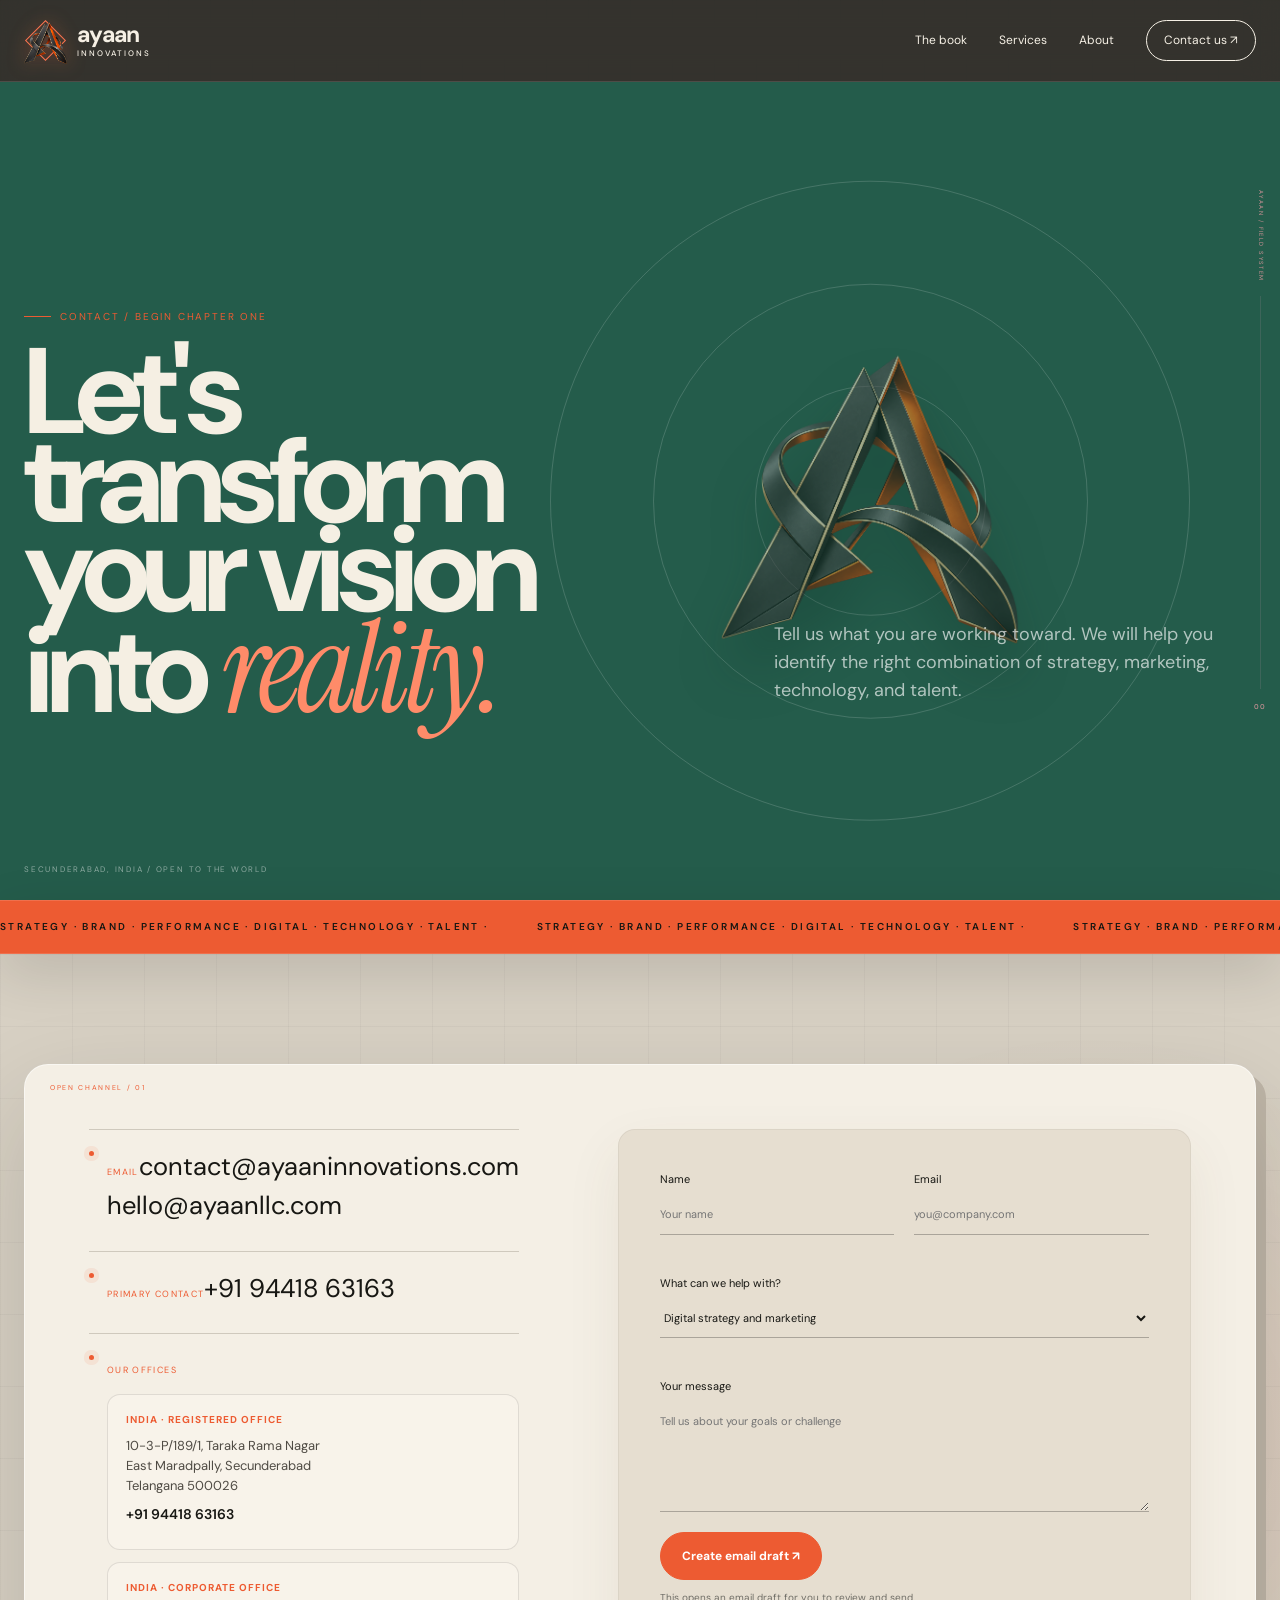
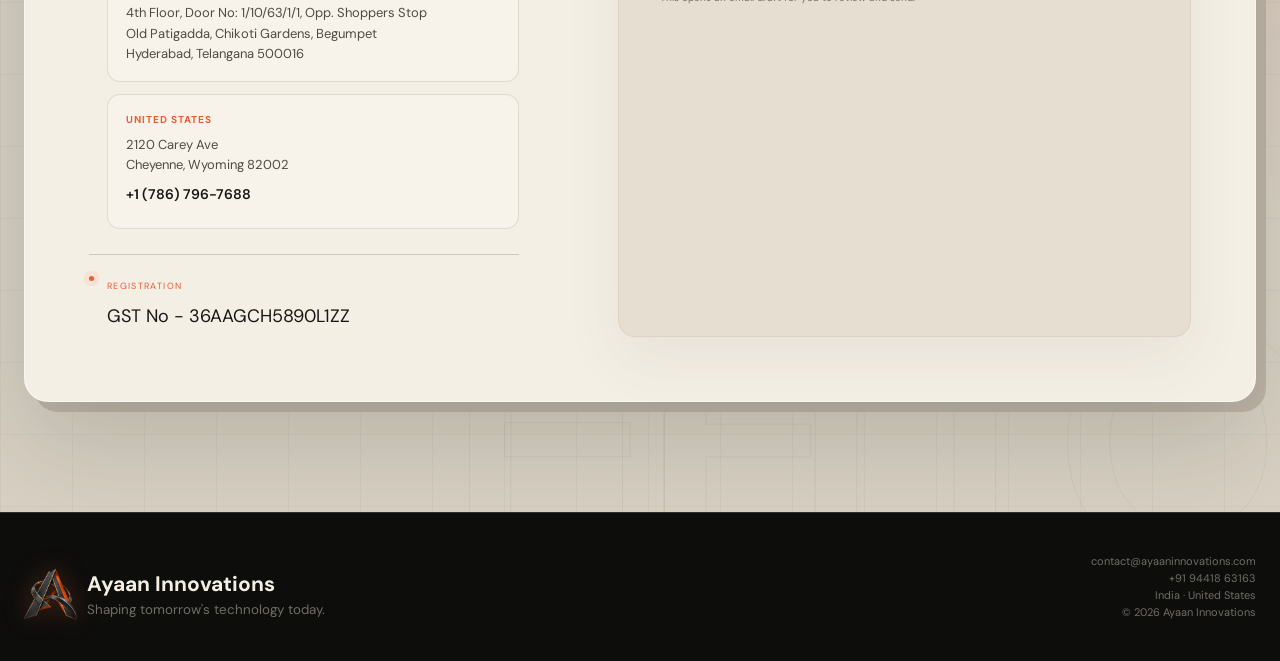
<file: public_html/contact.html>
<!doctype html>
<html lang="en"><head><meta charset="utf-8"><meta name="viewport" content="width=device-width,initial-scale=1"><meta name="theme-color" content="#245c4b"><meta name="description" content="Contact Ayaan Innovations to discuss digital marketing, IT solutions, or talent needs."><title>Contact — Ayaan Innovations</title><link rel="icon" type="image/png" href="/hero-emblem-solid.png"><link rel="apple-touch-icon" href="/hero-emblem-solid.png"><script>if(location.pathname.endsWith('.html'))history.replaceState(null,'',location.pathname.slice(0,-5)+location.search+location.hash)</script><link rel="preconnect" href="https://fonts.googleapis.com"><link rel="preconnect" href="https://fonts.gstatic.com" crossorigin><link href="https://fonts.googleapis.com/css2?family=DM+Sans:wght@400;500;600;700&family=Instrument+Serif:ital@0;1&display=swap" rel="stylesheet"><link rel="stylesheet" href="site.css?v=contact-closed-fix10"><script src="site.js?v=contact-click7" defer></script></head>
<body class="contact-page"><a class="skip" href="#main">Skip to content</a><div class="page-transition" aria-hidden="true"><img src="hero-emblem-solid.png" alt=""></div><div class="cursor-orbit" aria-hidden="true"></div>
<header class="header"><div class="wrap nav"><a class="identity" href="/" aria-label="Ayaan Innovations home"><span class="identity-mark"><img src="hero-emblem-solid.png" alt=""></span><span class="identity-name">ayaan<small>INNOVATIONS</small></span></a><nav class="links" aria-label="Main navigation"><a href="/">The book</a><a href="/services">Services</a><a href="/about">About</a><a class="nav-cta active" href="/contact">Contact us ↗</a></nav><button class="menu-btn" type="button" aria-label="Toggle navigation" aria-expanded="false">☰</button></div></header>
<main id="main"><section class="page-hero"><div class="contact-signal" aria-hidden="true"><i></i><i></i><i></i><img src="hero-emblem-solid.png" alt=""></div><div class="wrap page-hero-grid"><div><div class="eyebrow">Contact / Begin chapter one</div><h1>Let's transform your vision into <em>reality.</em></h1></div><p>Tell us what you are working toward. We will help you identify the right combination of strategy, marketing, technology, and talent.</p></div><button class="mobile-contact-letter" type="button" aria-expanded="false" aria-label="Open the Ayaan contact letter"><span class="letter-action">Tap to open</span><span class="letter-shell"><span class="letter-card"><span>MESSAGE / 01</span><img src="hero-emblem-solid.png" alt=""><strong>Start a<br><em>conversation.</em></strong><small>STRATEGY · MARKETING · TECHNOLOGY · TALENT</small></span><i class="letter-flap"></i><i class="letter-front"></i></span></button><div class="hero-coordinate">SECUNDERABAD, INDIA / OPEN TO THE WORLD</div></section>
<section class="section wrap" id="contact-panel"><div class="contact-grid"><div class="contact-details reveal"><div class="detail"><span>Email</span><a href="mailto:contact@ayaaninnovations.com">contact@ayaaninnovations.com</a><br><a href="mailto:hello@ayaanllc.com">hello@ayaanllc.com</a></div><div class="detail"><span>Primary contact</span><a href="tel:+919441863163">+91 94418 63163</a></div><div class="detail office-directory"><span>Our offices</span><div class="contact-locations"><article class="location-card"><b>India · Registered Office</b><address>10-3-P/189/1, Taraka Rama Nagar<br>East Maradpally, Secunderabad<br>Telangana 500026</address><a href="tel:+919441863163">+91 94418 63163</a></article><article class="location-card"><b>India · Corporate Office</b><address>4th Floor, Door No: 1/10/63/1/1, Opp. Shoppers Stop<br>Old Patigadda, Chikoti Gardens, Begumpet<br>Hyderabad, Telangana 500016</address></article><article class="location-card"><b>United States</b><address>2120 Carey Ave<br>Cheyenne, Wyoming 82002</address><a href="tel:+17867967688">+1 (786) 796-7688</a></article></div></div><div class="detail"><span>Registration</span><p>GST No - 36AAGCH5890L1ZZ</p></div></div><form class="contact-form mailto-form reveal"><div class="form-grid"><label>Name<input name="name" autocomplete="name" required placeholder="Your name"></label><label>Email<input name="email" type="email" autocomplete="email" required placeholder="you@company.com"></label><label class="full">What can we help with?<select name="service"><option>Digital strategy and marketing</option><option>Brand development</option><option>Performance marketing</option><option>IT solutions</option><option>IT talent</option><option>Something else</option></select></label><label class="full">Your message<textarea name="message" required placeholder="Tell us about your goals or challenge"></textarea></label></div><button class="button" type="submit">Create email draft ↗</button><p class="form-note">This opens an email draft for you to review and send.</p></form></div></section></main>
<footer class="footer"><div class="wrap footer-grid"><a class="footer-brand" href="/"><img src="hero-emblem-solid.png" alt=""><span><b>Ayaan Innovations</b><small>Shaping tomorrow's technology today.</small></span></a><div class="footer-meta"><a href="mailto:contact@ayaaninnovations.com">contact@ayaaninnovations.com</a><br><a href="tel:+919441863163">+91 94418 63163</a><br>India · United States<br>© <span data-year></span> Ayaan Innovations</div></div></footer></body></html>
</file>
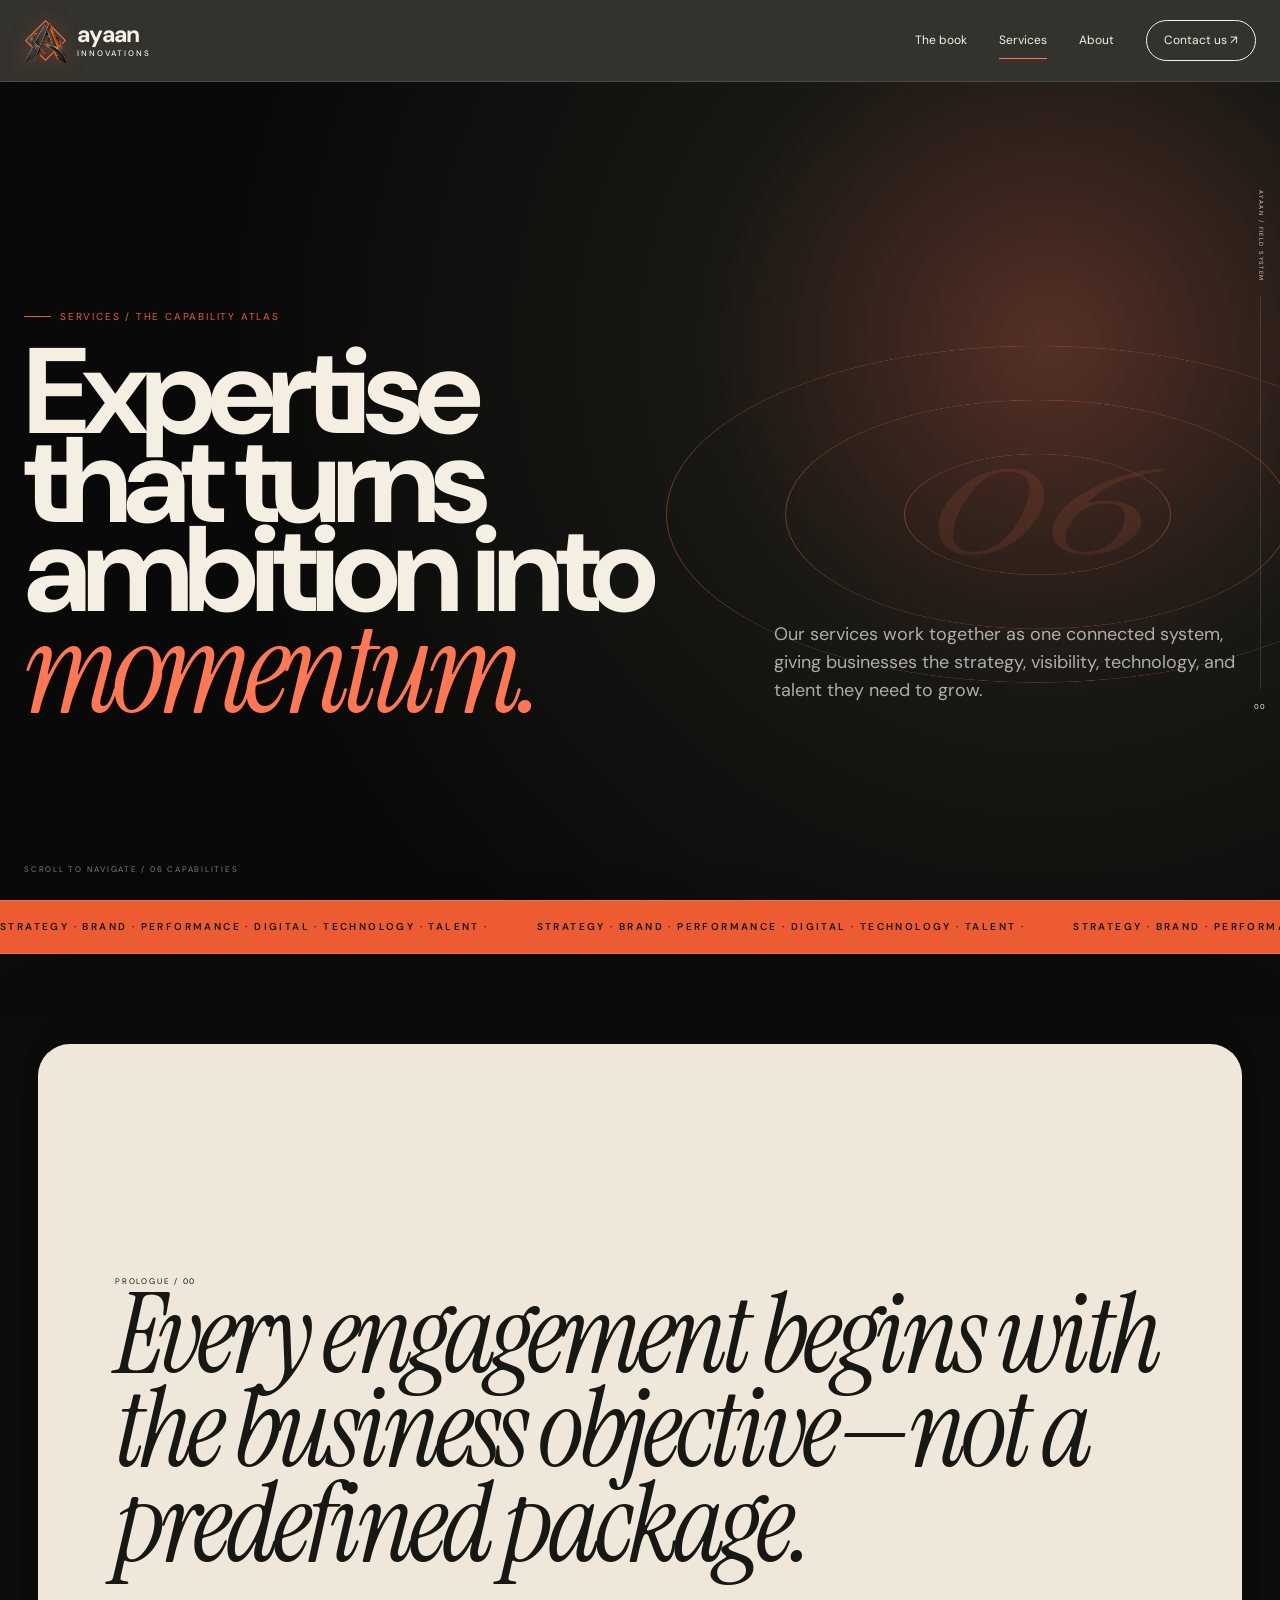
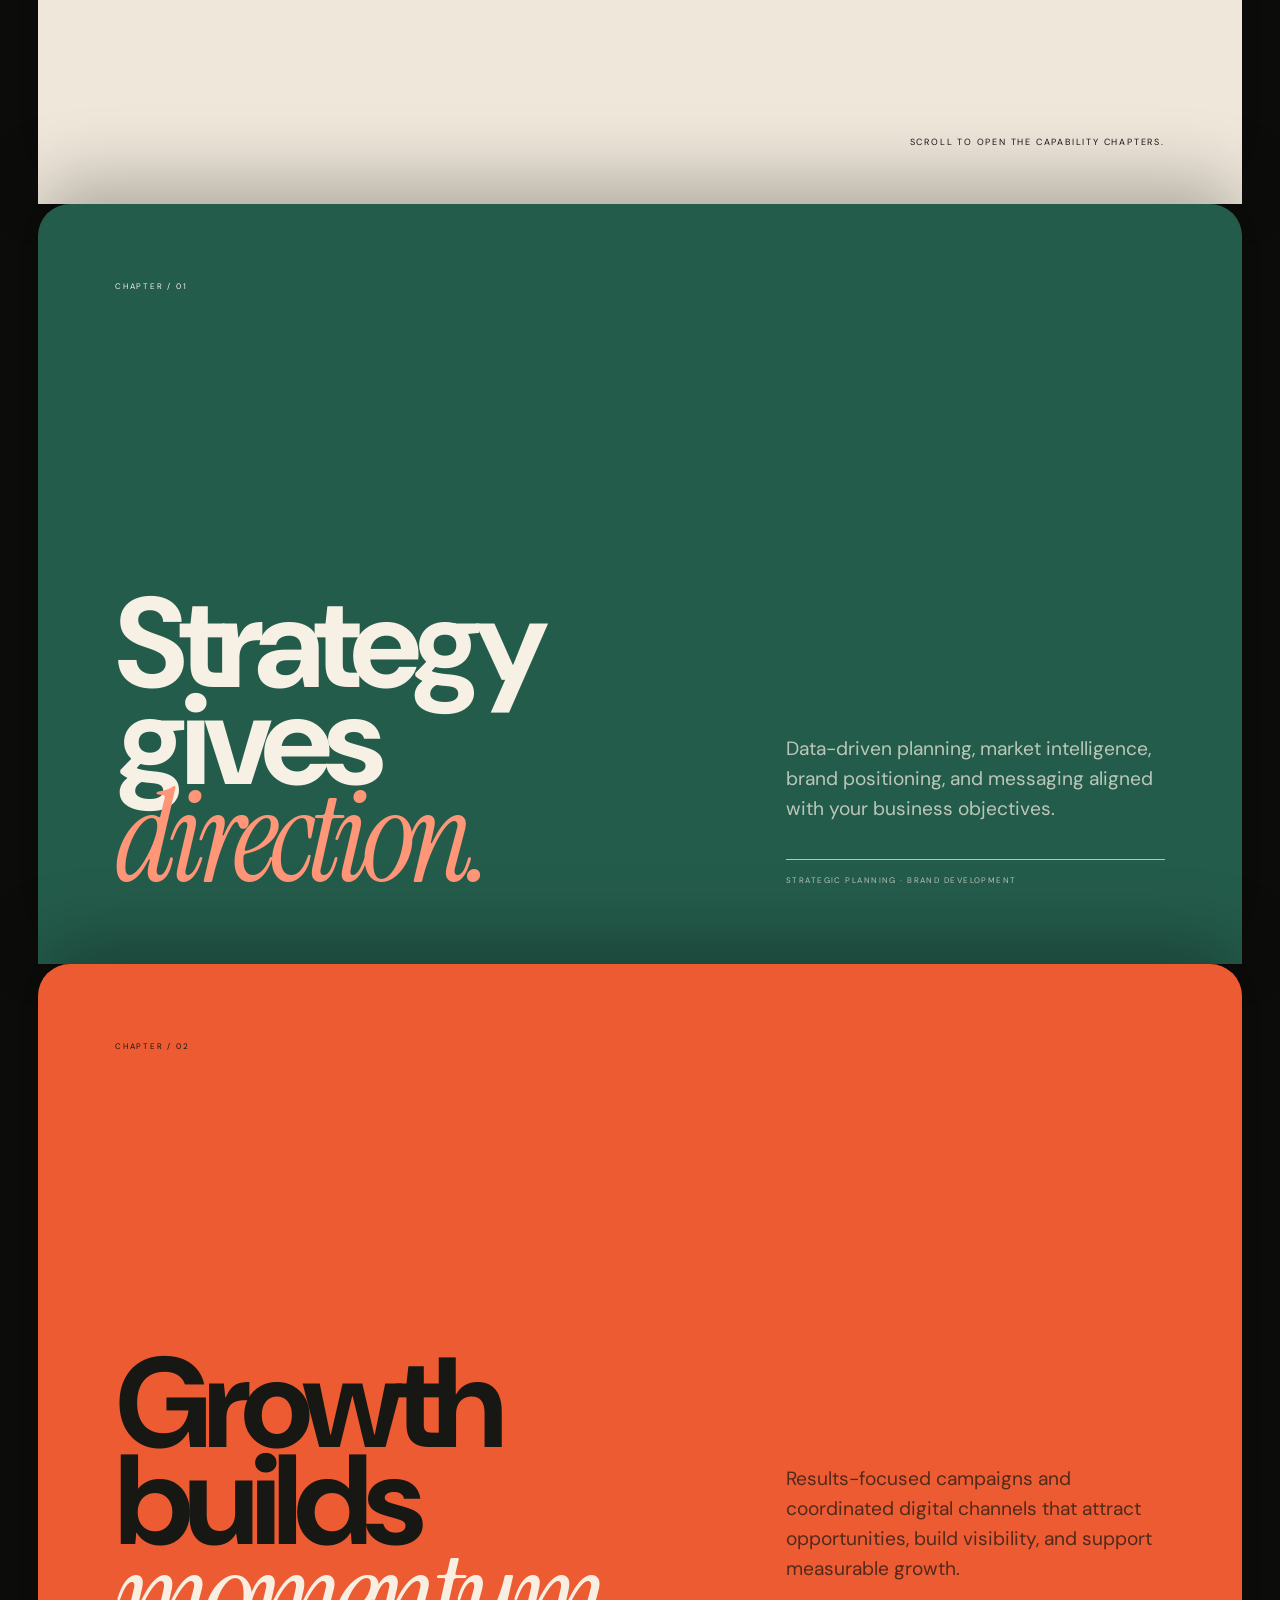
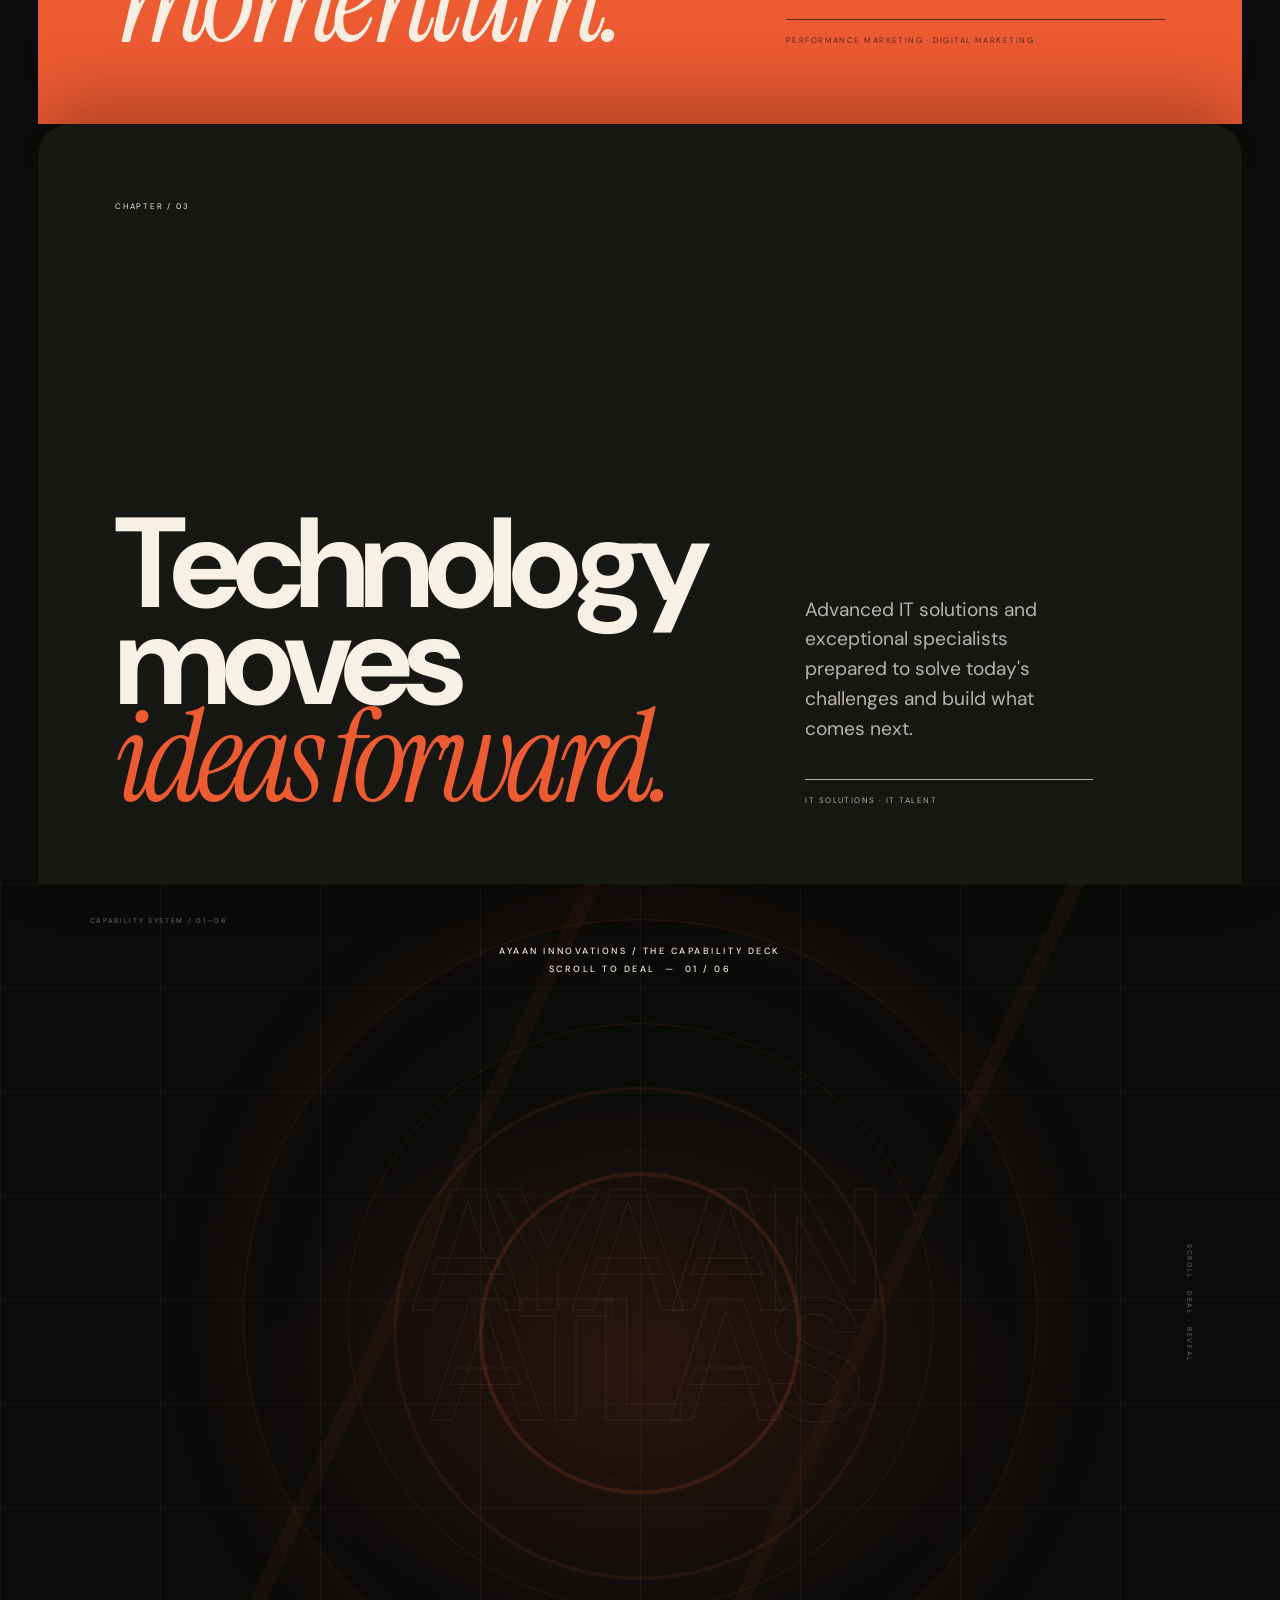
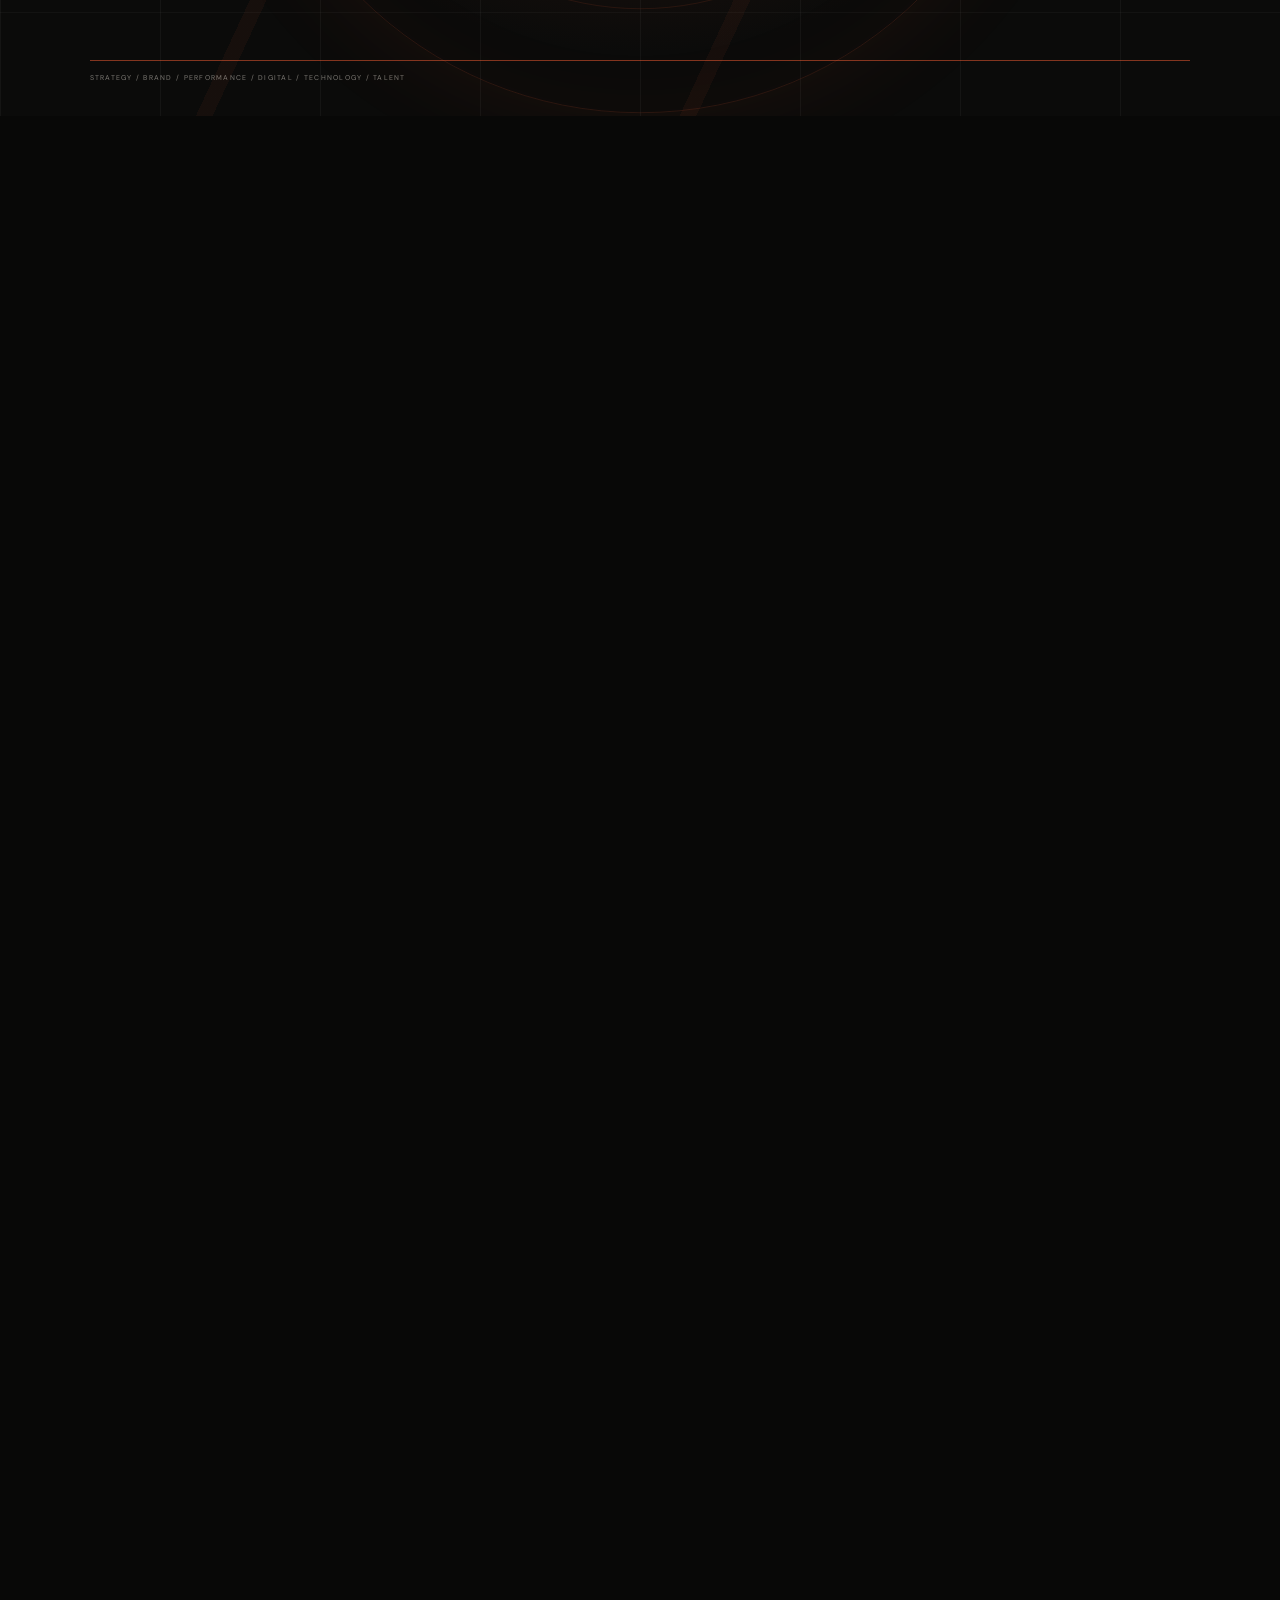
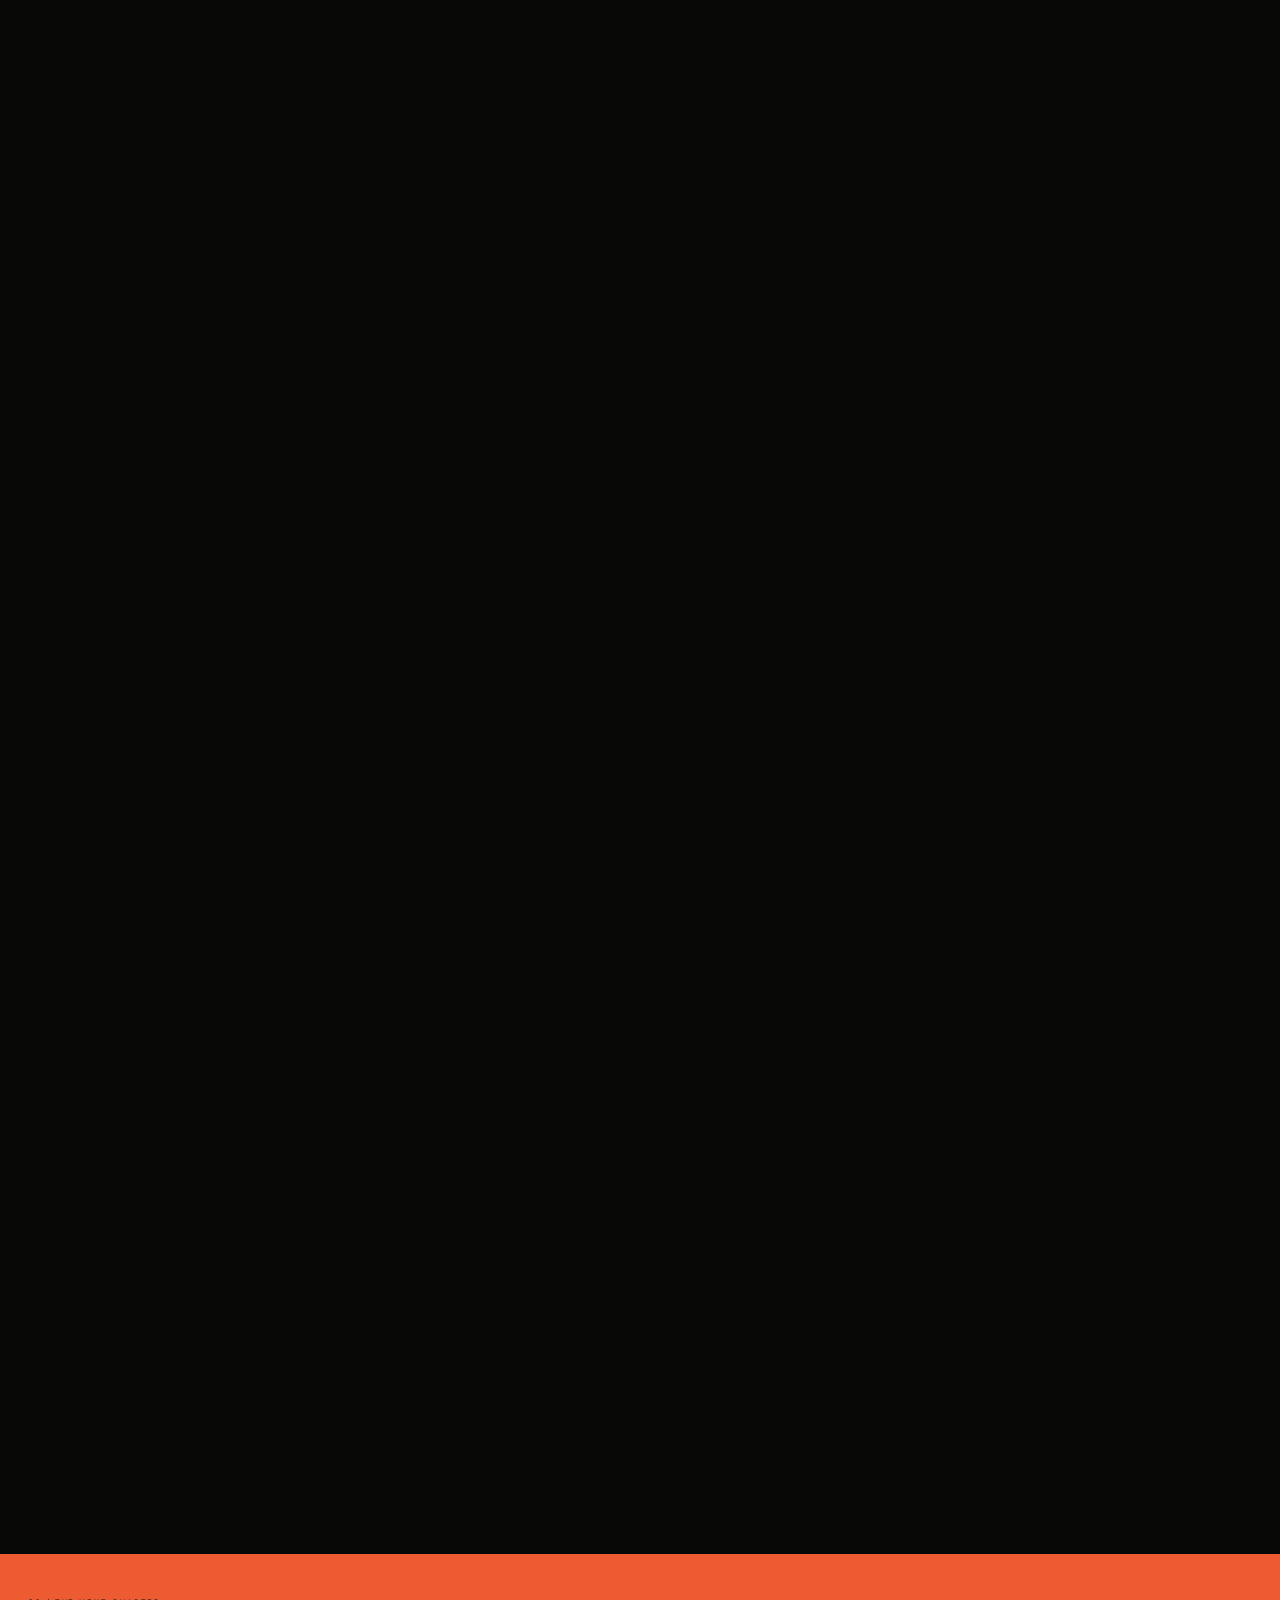
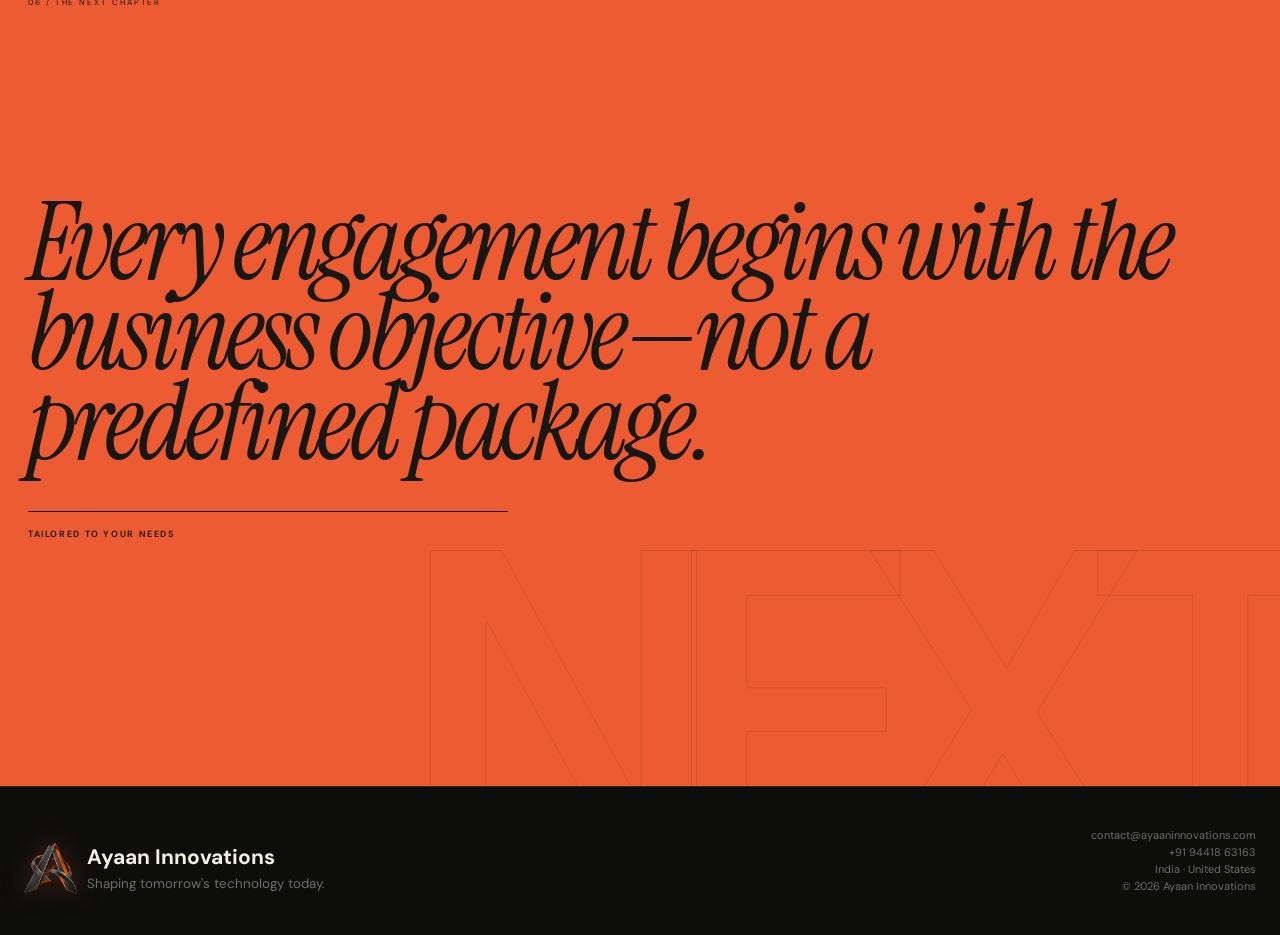
<file: public_html/services.html>
<!doctype html>
<html lang="en"><head><meta charset="utf-8"><meta name="viewport" content="width=device-width,initial-scale=1"><meta name="theme-color" content="#171713"><meta name="description" content="Explore Ayaan Innovations services in strategy, branding, performance marketing, technology, and talent."><title>Services — Ayaan Innovations</title><link rel="icon" type="image/png" href="/hero-emblem-solid.png"><link rel="apple-touch-icon" href="/hero-emblem-solid.png"><script>if(location.pathname.endsWith('.html'))history.replaceState(null,'',location.pathname.slice(0,-5)+location.search+location.hash)</script><link rel="preconnect" href="https://fonts.googleapis.com"><link rel="preconnect" href="https://fonts.gstatic.com" crossorigin><link href="https://fonts.googleapis.com/css2?family=DM+Sans:wght@400;500;600;700&family=Instrument+Serif:ital@0;1&display=swap" rel="stylesheet"><link rel="stylesheet" href="site.css?v=card-header-fix1"><script src="site.js?v=clean-routes2" defer></script></head>
<body class="services-page"><link rel="stylesheet" href="site.css?v=card-header-fix1"><a class="skip" href="#main">Skip to content</a><div class="page-transition" aria-hidden="true"><img src="hero-emblem-solid.png" alt=""></div><div class="cursor-orbit" aria-hidden="true"></div>
<header class="header"><div class="wrap nav"><a class="identity" href="/" aria-label="Ayaan Innovations home"><span class="identity-mark"><img src="hero-emblem-solid.png" alt=""></span><span class="identity-name">ayaan<small>INNOVATIONS</small></span></a><nav class="links" aria-label="Main navigation"><a href="/">The book</a><a class="active" href="/services">Services</a><a href="/about">About</a><a class="nav-cta" href="/contact">Contact us ↗</a></nav><button class="menu-btn" type="button" aria-label="Toggle navigation" aria-expanded="false">☰</button></div></header>
<main id="main"><section class="page-hero"><div class="hero-orbit" aria-hidden="true"><i></i><i></i><i></i><b>06</b></div><div class="wrap page-hero-grid"><div><div class="eyebrow">Services / The capability atlas</div><h1>Expertise that turns ambition into <em>momentum.</em></h1></div><p>Our services work together as one connected system, giving businesses the strategy, visibility, technology, and talent they need to grow.</p></div><div class="hero-coordinate">SCROLL TO NAVIGATE / 06 CAPABILITIES</div></section>
<section class="services-story" aria-label="Service chapters"><article class="service-story service-prologue"><div class="story-index">PROLOGUE / 00</div><blockquote>Every engagement begins with the business objective—not a predefined package.</blockquote><p>Scroll to open the capability chapters.</p></article><article class="service-story story-strategy"><div class="story-index">CHAPTER / 01</div><div class="story-layout"><h2>Strategy gives<br><em>direction.</em></h2><div><p>Data-driven planning, market intelligence, brand positioning, and messaging aligned with your business objectives.</p><span>STRATEGIC PLANNING · BRAND DEVELOPMENT</span></div></div></article><article class="service-story story-growth"><div class="story-index">CHAPTER / 02</div><div class="story-layout"><h2>Growth builds<br><em>momentum.</em></h2><div><p>Results-focused campaigns and coordinated digital channels that attract opportunities, build visibility, and support measurable growth.</p><span>PERFORMANCE MARKETING · DIGITAL MARKETING</span></div></div></article><article class="service-story story-technology"><div class="story-index">CHAPTER / 03</div><div class="story-layout"><h2>Technology moves<br><em>ideas forward.</em></h2><div><p>Advanced IT solutions and exceptional specialists prepared to solve today's challenges and build what comes next.</p><span>IT SOLUTIONS · IT TALENT</span></div></div></article></section>
<section class="section wrap"><div class="service-list"><article class="service-row reveal" id="strategy"><span>01</span><h2>Strategic planning</h2><div><p>Data-driven strategies that align with your business objectives and strengthen your position in the market.</p><div class="tag-list"><span>Market analysis & research</span><span>Competitive intelligence</span><span>ROI optimization</span></div></div></article><article class="service-row reveal"><span>02</span><h2>Brand development</h2><div><p>Sophisticated brand positioning and messaging designed to resonate with the audiences that matter.</p><div class="tag-list"><span>Brand identity & positioning</span><span>Content strategy</span><span>Visual communication</span></div></div></article><article class="service-row reveal" id="marketing"><span>03</span><h2>Performance marketing</h2><div><p>Results-focused campaigns that attract qualified opportunities and support measurable business growth.</p><div class="tag-list"><span>Paid media management</span><span>Conversion optimization</span><span>Analytics & reporting</span></div></div></article><article class="service-row reveal"><span>04</span><h2>Digital marketing</h2><div><p>Coordinated channels that build visibility, nurture relationships, and keep your brand relevant.</p><div class="tag-list"><span>Search engine optimization</span><span>Social media management</span><span>Email marketing</span><span>Content marketing</span></div></div></article><article class="service-row reveal" id="technology"><span>05</span><h2>IT solutions</h2><div><p>Advanced technology solutions that solve today's challenges and prepare your organization for tomorrow.</p><div class="tag-list"><span>Technology consulting</span><span>Digital solutions</span><span>Implementation support</span></div></div></article><article class="service-row reveal"><span>06</span><h2>IT talent</h2><div><p>Connecting businesses with exceptional specialists who bring the expertise required to move important work forward.</p><div class="tag-list"><span>Talent sourcing</span><span>Technical specialists</span><span>Workforce support</span></div></div></article><div class="deck-chrome" aria-hidden="true"><span>CAPABILITY SYSTEM / 01—06</span><b>AYAAN<br>ATLAS</b><i></i><em>SCROLL · DEAL · REVEAL</em></div></div><div class="quote reveal"><p>Every engagement begins with the business objective—not a predefined package.</p><span>TAILORED TO YOUR NEEDS</span></div></section></main>
<footer class="footer"><div class="wrap footer-grid"><a class="footer-brand" href="/"><img src="hero-emblem-solid.png" alt=""><span><b>Ayaan Innovations</b><small>Shaping tomorrow's technology today.</small></span></a><div class="footer-meta"><a href="mailto:contact@ayaaninnovations.com">contact@ayaaninnovations.com</a><br><a href="tel:+919441863163">+91 94418 63163</a><br>India · United States<br>© <span data-year></span> Ayaan Innovations</div></div></footer></body></html>
</file>
<file: public_html/site.css>
:root{--cream:#f2eee4;--paper:#fbf8f1;--ink:#171713;--muted:#706e67;--orange:#ed5b32;--green:#245c4b;--line:#cfc9bd;--serif:"Instrument Serif",Georgia,serif;--sans:"DM Sans",Arial,sans-serif;--ease:cubic-bezier(.16,1,.3,1)}
*{box-sizing:border-box}html{scroll-behavior:smooth;overflow-x:hidden}body{margin:0;background:var(--cream);color:var(--ink);font:400 16px/1.55 var(--sans);-webkit-font-smoothing:antialiased;overflow-x:hidden}a{color:inherit;text-decoration:none}button,input,select,textarea{font:inherit;color:inherit}button{cursor:pointer}img{max-width:100%;display:block}::selection{background:var(--orange);color:#fff}:focus-visible{outline:2px solid var(--orange);outline-offset:5px}.wrap{width:min(1280px,calc(100% - 48px));margin:auto}.skip{position:fixed;top:-80px;left:20px;background:var(--ink);color:#fff;padding:12px 17px;z-index:200}.skip:focus{top:12px}

.header{height:82px;border-bottom:1px solid var(--line);position:fixed;inset:0 0 auto;z-index:80;background:#f2eee4e8;backdrop-filter:blur(15px);transition:height .4s var(--ease),background .4s}.header.scrolled{height:68px;background:#f2eee4f7}.nav{height:100%;display:flex;align-items:center;justify-content:space-between}.identity{display:flex;align-items:center;gap:10px;font-weight:700;letter-spacing:-.04em}.identity-mark{width:43px;height:43px;display:grid;place-items:center;position:relative}.identity-mark:after{content:"";position:absolute;inset:7px;border:1px solid #ed5b3277;transform:rotate(45deg);transition:transform .6s var(--ease)}.identity:hover .identity-mark:after{transform:rotate(135deg)}.identity-mark img{width:48px;height:48px;object-fit:contain;position:relative;z-index:1}.identity-name{font-size:23px;line-height:.8}.identity-name small{display:block;font-size:8px;letter-spacing:.25em;font-weight:500;margin-top:7px}.links{display:flex;gap:32px;align-items:center;font-size:12px}.links a{position:relative;padding:30px 0}.links a:after{content:"";position:absolute;left:0;right:100%;bottom:21px;height:1px;background:var(--orange);transition:right .3s}.links a:hover:after,.links a.active:after{right:0}.links .nav-cta{padding:10px 17px;border:1px solid var(--ink);border-radius:100px}.links .nav-cta:after{display:none}.links .nav-cta:hover{background:var(--ink);color:var(--cream)}.menu-btn{display:none;border:0;background:none;font-size:24px;color:var(--ink)}

/* Editorial opening */
.editorial-home{padding-top:82px}.editorial-hero{min-height:calc(100svh - 82px);display:grid;grid-template-columns:1.35fr .65fr;grid-template-rows:auto 1fr auto;width:min(1440px,100%);margin:auto;border-inline:1px solid var(--line);position:relative}.hero-rule{grid-column:1/-1;display:flex;justify-content:space-between;padding:12px 22px;border-bottom:1px solid var(--line);font-size:9px;letter-spacing:.14em;text-transform:uppercase}.hero-copy{padding:clamp(55px,7vw,110px) clamp(28px,6vw,90px);display:grid;grid-template-columns:90px 1fr;align-items:center;border-right:1px solid var(--line)}.issue{align-self:start;font-size:8px;line-height:1.8;letter-spacing:.14em;color:var(--muted);writing-mode:vertical-rl;transform:rotate(180deg)}.eyebrow{font-size:10px;letter-spacing:.18em;text-transform:uppercase;color:var(--orange);display:flex;align-items:center;gap:9px}.eyebrow:before{content:"";width:27px;height:1px;background:currentColor}.hero-copy h1{font-size:clamp(67px,8.2vw,128px);line-height:.78;letter-spacing:-.065em;margin:26px 0 33px;font-weight:600}.hero-copy h1 em{display:block;font:italic 1.08em/.8 var(--serif);color:var(--orange)}.hero-copy p{font-size:16px;max-width:630px;color:var(--muted)}.actions{display:flex;align-items:center;gap:22px;margin-top:30px;flex-wrap:wrap}.button{display:inline-flex;align-items:center;justify-content:center;padding:14px 21px;background:var(--orange);color:#fff;border:1px solid var(--orange);border-radius:100px;font-size:12px;font-weight:700;transition:transform .3s var(--ease),background .25s}.button:hover{transform:translateY(-3px);background:var(--ink);border-color:var(--ink)}.button.dark{background:var(--ink);border-color:var(--ink)}.button.dark:hover{background:var(--orange);border-color:var(--orange)}.text-link{font-size:12px;border-bottom:1px solid var(--ink);padding-bottom:3px}.hero-mark{padding:38px;display:grid;place-items:center;background:var(--paper);overflow:hidden}.mark-frame{position:relative;width:min(390px,100%);aspect-ratio:.72;border:1px solid var(--ink);display:grid;place-items:center;background:var(--cream);box-shadow:18px 18px 0 var(--orange);transform:rotate(2.5deg);transition:transform .25s ease-out}.mark-frame:before{content:"";position:absolute;inset:12px;border:1px solid var(--line)}.mark-frame img{width:78%;filter:drop-shadow(0 26px 24px #3b291e35);transform:translate3d(var(--mark-x,0),var(--mark-y,0),0) rotate(var(--mark-r,0deg));transition:transform .2s ease-out}.mark-frame>span{position:absolute;top:25px;left:28px;font:italic 23px/1 var(--serif);z-index:2}.mark-frame>small{position:absolute;bottom:26px;right:28px;text-align:right;font-size:7px;letter-spacing:.16em}.hero-foot{grid-column:1/-1;display:flex;align-items:center;gap:13px;padding:13px 22px;border-top:1px solid var(--line);font-size:8px;letter-spacing:.15em}.hero-foot i{flex:1;height:1px;background:var(--line)}
.running-line{height:78px;border-bottom:1px solid var(--line);overflow:hidden;display:flex;align-items:center;background:var(--ink);color:var(--cream)}.running-line>div{font:italic 28px/1 var(--serif);white-space:nowrap;animation:marquee 28s linear infinite}.running-line i{color:var(--orange);padding:0 22px;font-style:normal}@keyframes marquee{to{transform:translateX(-50%)}}

/* The scroll-controlled book */
.book-scroll{height:480svh;position:relative;background:#d9d2c3}.book-stage{height:100svh;position:sticky;top:0;padding:95px max(24px,4vw) 30px;display:grid;grid-template-rows:auto 1fr auto;gap:15px;overflow:hidden}.book-stage:before{content:"";position:absolute;inset:0;background-image:linear-gradient(#1717130c 1px,transparent 1px),linear-gradient(90deg,#1717130c 1px,transparent 1px);background-size:42px 42px;pointer-events:none}.book-intro,.book-progress{position:relative;z-index:2;display:flex;justify-content:space-between;font-size:8px;letter-spacing:.17em}.book{position:relative;z-index:2;width:min(1160px,92vw);height:min(720px,calc(100svh - 180px));margin:auto;display:grid;grid-template-columns:1fr 1fr;perspective:2200px;filter:drop-shadow(0 34px 35px #40382935)}.book:before,.book:after{content:"";position:absolute;inset:8px -7px -9px 7px;background:#d6cfc0;border:1px solid #b5ad9e;z-index:-2}.book:after{inset:15px -13px -16px 13px;z-index:-3}.book-spine{position:absolute;z-index:30;left:50%;top:0;bottom:0;width:24px;transform:translateX(-50%);background:linear-gradient(90deg,#0000,#463c2929 48%,#fff8 52%,#0000);pointer-events:none}.book-left,.book-page{padding:clamp(28px,4vw,58px);background:var(--paper);border:1px solid #bdb5a6;position:relative;overflow:hidden}.book-left{transform-origin:right center;background:linear-gradient(90deg,#fbf8f1,#eae4d8);display:grid;grid-template-rows:auto 1fr auto}.book-left img{width:58%;align-self:center;justify-self:center;filter:grayscale(.3) drop-shadow(0 22px 18px #342a202b)}.book-left blockquote{font:italic clamp(27px,3.2vw,48px)/1.05 var(--serif);margin:0;max-width:470px}.book-right{position:relative;transform-style:preserve-3d}.book-page{position:absolute;inset:0;transform-origin:left center;backface-visibility:hidden;transform-style:preserve-3d;transform:rotateY(var(--turn,0deg));transition:box-shadow .25s;will-change:transform;z-index:var(--page-z,1);background:linear-gradient(90deg,#eee8dc,#fbf8f1 8%)}.book-page:after{content:"";position:absolute;inset:0;background:linear-gradient(90deg,#4a3f2d22,transparent 15%);opacity:var(--shade,0);pointer-events:none}.folio{font-size:8px;letter-spacing:.17em;color:var(--muted);border-bottom:1px solid var(--line);padding-bottom:13px}.page-no{position:absolute;right:25px;bottom:19px;font-size:9px}.book-page h2{font-size:clamp(43px,5vw,74px);line-height:.84;letter-spacing:-.055em;margin:30px 0;font-weight:600}.book-page h2 em{font:italic 1.08em/.82 var(--serif);color:var(--orange)}.book-services{border-top:1px solid var(--line)}.book-services a{display:grid;grid-template-columns:34px 1fr;gap:9px;padding:14px 0;border-bottom:1px solid var(--line);transition:padding .3s,background .3s}.book-services a:hover{padding-left:8px;background:#ed5b320a}.book-services b,.book-principles b{font-size:9px;color:var(--orange)}.book-services strong{display:block;font-size:17px}.book-services span{font-size:11px;color:var(--muted)}.book-page>p{color:var(--muted);font-size:15px}.book-principles{display:grid;grid-template-columns:repeat(3,1fr);gap:8px;margin-top:35px}.book-principles>div{padding:17px 13px;border:1px solid var(--line);min-height:150px}.book-principles strong{display:block;font-size:15px;line-height:1.1;margin:36px 0 8px}.book-principles span{font-size:10px;color:var(--muted)}.page-belief{background:var(--green);color:#fff}.page-belief .folio{color:#ffffff99;border-color:#ffffff42}.page-belief blockquote{font:italic clamp(38px,4.4vw,65px)/1.04 var(--serif);margin:46px 0}.signature{font-size:8px;letter-spacing:.18em}.page-next{display:flex;flex-direction:column}.page-next>p{font:italic 24px/1.1 var(--serif)}.page-next .actions{margin-top:auto;margin-bottom:35px}.book-progress{align-items:center;gap:15px}.book-progress span{font-weight:700}.book-progress i{height:2px;flex:1;background:linear-gradient(90deg,var(--orange) var(--book-progress,0%),#1717131c 0)}

.closing-section{padding:140px 0;background:var(--orange);color:#fff}.closing-kicker{font-size:9px;letter-spacing:.18em}.closing-section h2{font-size:clamp(58px,8vw,118px);line-height:.83;letter-spacing:-.06em;max-width:1150px;margin:35px 0 65px}.closing-section h2 em{font:italic 1.05em/.82 var(--serif);color:var(--ink)}.closing-meta{display:grid;grid-template-columns:1fr auto;gap:40px;align-items:end;border-top:1px solid #ffffff6b;padding-top:25px}.closing-meta p{max-width:620px;margin:0}

/* Shared inner pages */
body:not(.editorial-home){padding-top:82px}.page-hero{padding:105px 0 80px;border-bottom:1px solid var(--line);min-height:56vh;display:flex;align-items:end}.page-hero-grid{display:grid;grid-template-columns:1.15fr .85fr;gap:8%;align-items:end}.page-hero h1,.section-head h2{font-size:clamp(52px,7vw,96px);line-height:.87;letter-spacing:-.06em;margin:24px 0 0}.page-hero h1 em,.section-head h2 em,.story-grid h2 em{font:italic 1.05em/.85 var(--serif);color:var(--orange)}.page-hero p,.section-intro,.story-copy p{color:var(--muted);font-size:17px}.section{padding-block:110px}.section-head{display:grid;grid-template-columns:.8fr 1.2fr;gap:8%;margin-bottom:58px}.service-list{perspective:1200px}.service-row{display:grid;grid-template-columns:60px .9fr 1.1fr;gap:30px;padding:48px 12px;border-bottom:1px solid var(--line);transform-origin:left center;opacity:0;transform:rotateY(24deg) translateX(-55px);transition:transform .85s var(--ease),opacity .75s,background .25s}.service-row.visible{opacity:1;transform:none}.service-row:hover{background:#fff8}.service-row>span,.card-num,.mission b{font-size:10px;color:var(--orange)}.service-row h2{font-size:35px;line-height:1;margin:0}.service-row p{color:var(--muted);margin:0 0 18px}.tag-list{display:flex;gap:8px;flex-wrap:wrap}.tag-list span{padding:7px 11px;border:1px solid var(--line);border-radius:100px;font-size:10px}.quote{padding:65px;background:var(--green);color:#fff;margin-top:75px}.quote p{font:italic clamp(36px,5vw,68px)/1.04 var(--serif);margin:0}.quote span{display:block;margin-top:25px;font-size:9px;letter-spacing:.18em}.story-grid{display:grid;grid-template-columns:1fr 1fr;gap:9%}.story-grid h2{font-size:clamp(48px,6vw,80px);line-height:.9;margin:0}.cards,.mission-grid{display:grid;grid-template-columns:repeat(3,1fr);gap:1px;background:var(--line);border:1px solid var(--line);margin-top:50px}.card,.mission{padding:29px;min-height:240px;background:var(--cream);opacity:0;transform:translateY(30px);transition:opacity .7s,transform .7s var(--ease),background .25s}.card.visible,.mission.visible{opacity:1;transform:none}.card:hover,.mission:hover{background:var(--paper)}.card{position:relative}.card-arrow{position:absolute;right:22px;top:20px}.card h3{font-size:28px;margin:75px 0 12px}.card p{font-size:13px;color:var(--muted)}.mission p{font-size:18px;margin:75px 0 0}.feature-band{background:var(--ink);color:#fff}.feature-grid{display:grid;grid-template-columns:1fr 1fr;gap:8%}.feature-copy h2{font-size:clamp(48px,6vw,80px);line-height:.9}.principles{display:grid;gap:1px;background:#ffffff24}.principle{background:var(--ink);padding:25px;display:flex;gap:20px}.principle b{color:var(--orange)}.principle h3{margin:0}.principle p{color:#ffffff99}.contact-grid{display:grid;grid-template-columns:.8fr 1.2fr;gap:9%}.contact-details{display:grid;gap:25px}.detail{border-top:1px solid var(--line);padding-top:17px}.detail span{font-size:9px;letter-spacing:.15em;color:var(--orange);text-transform:uppercase}.detail a,.detail p{font-size:18px;margin:6px 0}.contact-form{background:var(--paper);border:1px solid var(--line);padding:42px}.form-grid{display:grid;grid-template-columns:1fr 1fr;gap:20px}.contact-form label{display:flex;flex-direction:column;gap:7px;font-size:11px;margin-bottom:20px}.contact-form input,.contact-form select,.contact-form textarea{border:0;border-bottom:1px solid #aaa49a;background:transparent;padding:11px 0}.contact-form textarea{min-height:110px;resize:vertical}.contact-form .full{grid-column:1/-1}.form-note{font-size:10px;color:var(--muted)}.footer{padding:40px 0;border-top:1px solid var(--line)}.footer-grid{display:flex;justify-content:space-between;align-items:end}.footer-brand{display:flex;align-items:center;gap:10px}.footer-brand img{width:53px}.footer-brand b{font-size:21px}.footer-brand small{display:block;color:var(--muted)}.footer-meta{text-align:right;font-size:11px;color:var(--muted)}.reveal{opacity:0;transform:translateY(30px);transition:opacity .75s,transform .75s var(--ease)}.reveal.visible{opacity:1;transform:none}.service-row.reveal{opacity:0;transform:rotateY(24deg) translateX(-55px)}.service-row.reveal.visible{opacity:1;transform:none}.card.reveal,.mission.reveal{opacity:0;transform:translateY(30px)}.card.reveal.visible,.mission.reveal.visible{opacity:1;transform:none}

@media(max-width:900px){.editorial-hero{grid-template-columns:1fr}.hero-rule{grid-column:auto}.hero-copy{border-right:0}.hero-mark{min-height:560px;border-top:1px solid var(--line)}.hero-foot{grid-column:auto}.book{grid-template-columns:.42fr .58fr}.book-left{padding:25px}.book-left blockquote{font-size:28px}.book-left img{width:80%}.book-principles{grid-template-columns:1fr}.book-principles>div{min-height:auto}.page-hero-grid,.story-grid,.feature-grid,.contact-grid,.section-head{grid-template-columns:1fr}.page-hero p,.section-intro{margin-top:25px}.cards,.mission-grid{grid-template-columns:1fr}.service-row{grid-template-columns:42px 1fr}.service-row>div{grid-column:2}}
@media(max-width:680px){.wrap{width:min(100% - 32px,1280px)}.header{height:72px}.links{position:fixed;inset:72px 0 auto;background:#f2eee4fa;display:none;flex-direction:column;align-items:stretch;padding:20px 24px;border-bottom:1px solid var(--line)}.links.open{display:flex}.links a{padding:11px 0}.links a:after{bottom:3px}.links .nav-cta{text-align:center}.menu-btn{display:block}.editorial-home,body:not(.editorial-home){padding-top:72px}.hero-rule span:last-child{display:none}.hero-copy{display:block;padding:55px 20px}.issue{display:none}.hero-copy h1{font-size:15vw}.hero-copy p{font-size:14px}.hero-mark{min-height:500px;padding:42px}.mark-frame{width:300px}.running-line{height:62px}.running-line>div{font-size:23px}.book-scroll{height:430svh}.book-stage{padding:90px 12px 20px}.book{width:100%;height:min(690px,calc(100svh - 170px));grid-template-columns:1fr}.book-left{display:none}.book-spine{left:7px;width:15px}.book-page{padding:27px 24px}.book-page h2{font-size:12vw}.book-services strong{font-size:15px}.book-principles{gap:6px;margin-top:20px}.book-principles>div{display:grid;grid-template-columns:28px 1fr;min-height:auto;padding:12px}.book-principles strong{margin:0}.book-principles span{grid-column:2}.page-belief blockquote{font-size:9vw;margin:35px 0}.closing-section{padding:90px 0}.closing-meta{grid-template-columns:1fr}.page-hero{padding:75px 0 55px}.section{padding-block:75px}.service-row{grid-template-columns:30px 1fr;gap:13px;padding:34px 4px}.service-row h2{font-size:28px}.quote{padding:35px 25px}.contact-form{padding:27px 22px}.form-grid{grid-template-columns:1fr}.footer-grid{display:grid;gap:24px}.footer-meta{text-align:left}}
@media(prefers-reduced-motion:reduce){html{scroll-behavior:auto}.running-line>div{animation:none}.book-page{transform:none!important;position:relative}.book-scroll{height:auto}.book-stage{position:relative;height:auto}.book-right{display:grid}.reveal,.service-row,.card,.mission{opacity:1!important;transform:none!important}}
html,body{overflow-x:clip}

/* Unified field-book system */
.book-home{padding-top:82px;background:#d9d2c3}.full-book{height:600svh}.book-cover-page{display:flex;flex-direction:column;background:linear-gradient(110deg,#ede6d9,#fbf8f1)}
.cover-title{margin-top:clamp(35px,7vh,85px);position:relative;z-index:2}.cover-title span{display:block;font-size:10px;letter-spacing:.2em;margin-bottom:10px}.cover-title strong{display:block;font-size:clamp(38px,4.1vw,64px);line-height:.8;letter-spacing:-.06em}.book-cover-page>img{position:absolute;width:64%;right:-2%;bottom:13%;filter:drop-shadow(0 25px 20px #2c201f38)}.cover-bottom{margin-top:auto;display:flex;align-items:end;justify-content:space-between;font-size:8px;letter-spacing:.15em;position:relative;z-index:2}.cover-bottom b{font:italic 45px/1 var(--serif);color:var(--orange)}
.page-intro .page-kicker{margin-top:clamp(35px,7vh,80px);font-size:9px;letter-spacing:.2em;color:var(--orange)}.page-intro h1{font-size:clamp(47px,5.5vw,82px);line-height:.82;letter-spacing:-.06em;margin:20px 0 30px}.page-intro h1 em{font:italic 1.08em/.82 var(--serif);color:var(--orange)}.page-intro>p{max-width:520px}.book-colophon{display:grid;grid-template-columns:70px 1fr;gap:9px;margin:35px 0;padding-block:17px;border-block:1px solid var(--line);font-size:12px}.book-colophon span{font-size:8px;letter-spacing:.15em;color:var(--orange)}
body:not(.book-home):not(.editorial-home){background-color:#d9d2c3;background-image:linear-gradient(#1717130b 1px,transparent 1px),linear-gradient(90deg,#1717130b 1px,transparent 1px);background-size:42px 42px}.page-hero>.wrap{position:relative;background:var(--paper);border:1px solid #bdb5a6;padding:clamp(30px,5vw,72px);box-shadow:10px 10px 0 #c8c0b2}.page-hero>.wrap:before{content:"";position:absolute;left:17px;top:0;bottom:0;width:1px;background:#c8c0b2}.service-list,.contact-grid,.story-grid{background:var(--paper);border:1px solid #bdb5a6;padding:clamp(24px,4vw,55px);box-shadow:10px 10px 0 #c8c0b2}.section-head+.cards{box-shadow:10px 10px 0 #c8c0b2}.service-row:first-child{border-top:1px solid var(--line)}
body:not(.book-home) .page-hero{border:0;background:transparent}body:not(.book-home) .page-hero>.wrap:after{content:"AYAAN / FIELD BOOK";position:absolute;right:24px;top:18px;font-size:7px;letter-spacing:.18em;color:var(--muted)}body:not(.book-home) .section[style]{background:transparent!important;border:0!important}.service-list,.contact-grid,.story-grid,.cards,.mission-grid{position:relative}.service-list:after,.contact-grid:after,.story-grid:after{content:"";position:absolute;z-index:-1;inset:7px -8px -9px 8px;border:1px solid #bdb5a6;background:#d2cabb}.quote{box-shadow:10px 10px 0 #c8c0b2}.mission-grid{gap:8px;background:transparent;border:0}.mission{border:1px solid var(--line);background:var(--paper)}
@media(max-width:680px){.book-home{padding-top:72px}.full-book{height:540svh}.book-cover-page{display:none}.cover-title strong{font-size:42px}.page-intro .page-kicker{margin-top:35px}.page-intro h1{font-size:12vw}.page-hero>.wrap,.service-list,.contact-grid,.story-grid{padding:26px 22px;box-shadow:6px 6px 0 #c8c0b2}.page-hero>.wrap:before{left:10px}.mission{min-height:175px}.mission p{margin-top:45px}.quote{box-shadow:6px 6px 0 #c8c0b2}}

/* 2026 spatial field-book universe */
.page-transition{position:fixed;z-index:999;inset:0;background:radial-gradient(circle at 50% 50%,#3a2d27 0,#171713 46%,#090909 100%);display:grid;place-items:center;pointer-events:none;transform:translateY(-102%);animation:pageCurtain 1.05s var(--ease)}.page-transition:before{content:"";position:absolute;width:min(58vw,680px);aspect-ratio:1;border:1px solid #ed5b3266;border-radius:50%;box-shadow:0 0 0 45px #ed5b3208,0 0 0 90px #ed5b3205}.page-transition img{position:relative;z-index:1;width:min(34vw,430px);filter:saturate(1.18) drop-shadow(0 42px 32px #0008);animation:loaderMark .9s var(--ease) both}.page-transition.is-leaving{transform:none;animation:none;pointer-events:all;transition:transform .65s var(--ease)}.page-transition.is-leaving img{animation:loaderMark .65s var(--ease) both}@keyframes pageCurtain{0%{transform:translateY(0)}55%{transform:translateY(0)}100%{transform:translateY(-102%)}}@keyframes loaderMark{0%{opacity:0;transform:scale(.72) rotate(-8deg)}100%{opacity:1;transform:scale(1) rotate(0)}}
.cursor-orbit{position:fixed;z-index:120;width:34px;height:34px;border:1px solid #ed5b32aa;border-radius:50%;pointer-events:none;left:0;top:0;opacity:0;mix-blend-mode:difference;transition:opacity .25s,width .25s,height .25s;transform:translate3d(var(--cx,-60px),var(--cy,-60px),0)}.cursor-orbit:after{content:"";position:absolute;width:4px;height:4px;border-radius:50%;background:#fff;left:50%;top:50%;transform:translate(-50%,-50%)}.cursor-orbit.on{opacity:1}.cursor-orbit.hover{width:62px;height:62px}
.header{border-color:#ffffff20;background:#171713d9;color:#f6f0e5}.header.scrolled{background:#171713f3}.identity-mark:after{border-color:#ff7652}.links a:after{background:#ff7652}.links .nav-cta{border-color:currentColor}.menu-btn{color:inherit}.identity-mark img{filter:saturate(1.15) drop-shadow(0 0 10px #ed5b3250)}
.book-home{background:#0d0d0c}.book-home .book-scroll{background:radial-gradient(circle at 50% 45%,#3b3429 0,#171714 48%,#090909 100%)}.book-home .book-stage{color:#f5efe3}.book-home .book-stage:before{background-image:linear-gradient(#ffffff0a 1px,transparent 1px),linear-gradient(90deg,#ffffff0a 1px,transparent 1px);mask-image:linear-gradient(to bottom,transparent,#000 20%,#000 80%,transparent)}
.cosmos{position:absolute;inset:12% 10%;pointer-events:none;opacity:.75;perspective:900px}.cosmos i{position:absolute;left:50%;top:50%;border:1px solid #ed5b3266;border-radius:50%;transform:translate(-50%,-50%) rotateX(70deg);animation:cosmosOrbit 14s linear infinite}.cosmos i:nth-child(1){width:80vw;height:80vw}.cosmos i:nth-child(2){width:58vw;height:58vw;animation-direction:reverse;animation-duration:10s}.cosmos i:nth-child(3){width:38vw;height:38vw;animation-duration:7s}.cosmos b{position:absolute;right:0;top:50%;font-size:8px;letter-spacing:.3em;color:#ed5b32}@keyframes cosmosOrbit{to{transform:translate(-50%,-50%) rotateX(70deg) rotateZ(360deg)}}
.book{transition:transform .25s ease-out;transform:perspective(2000px) rotateX(var(--book-rx,0deg)) rotateY(var(--book-ry,0deg))}.book-left,.book-page{box-shadow:inset 0 0 90px #7c684813}.book-progress i{background:linear-gradient(90deg,#ff6942 var(--book-progress,0%),#ffffff25 0)}
.worlds{background:#0d0d0c;color:#f5efe3;padding:150px 0 0}.worlds-intro{display:grid;grid-template-columns:.35fr 1fr .55fr;gap:50px;align-items:end;padding-bottom:100px}.worlds-intro>span,.final-chapter span{font-size:9px;letter-spacing:.2em;color:#ff7958}.worlds-intro h2,.final-chapter h2{font-size:clamp(58px,8vw,122px);line-height:.78;letter-spacing:-.065em;margin:0}.worlds-intro h2 em,.final-chapter h2 em,.world h3 em{font:italic 1.05em/.8 var(--serif);color:#ff7958}.worlds-intro p{color:#ffffff99;max-width:420px}.world-stack{position:relative}.world{min-height:92svh;position:sticky;top:68px;border-radius:34px 34px 0 0;padding:clamp(28px,5vw,75px);display:grid;grid-template-columns:.25fr .9fr .85fr;gap:4vw;align-items:center;overflow:hidden;box-shadow:0 -18px 60px #0005}.world:nth-child(2){top:86px}.world:nth-child(3){top:104px}.world-index{align-self:start;font-size:9px;letter-spacing:.22em}.world h3{font-size:clamp(48px,6.2vw,96px);line-height:.82;letter-spacing:-.055em;margin:0 0 35px}.world p{max-width:480px;font-size:15px;opacity:.7}.world a{display:inline-block;margin-top:28px;border-bottom:1px solid;padding-bottom:5px;font-size:12px}.world-strategy{background:#f0e9da;color:#171713}.world-growth{background:#ed5b32;color:#171713}.world-growth .world-visual{color:#171713}.world-growth h3 em{color:#f7eddf}.world-tech{background:#245c4b;color:#f5efe3}.world-visual{position:relative;aspect-ratio:1;display:grid;place-items:center}.rings i{position:absolute;border:1px solid #ed5b3288;border-radius:50%;animation:ringPulse 5s ease-in-out infinite}.rings i:nth-child(1){inset:8%}.rings i:nth-child(2){inset:22%;animation-delay:-1.6s}.rings i:nth-child(3){inset:36%;animation-delay:-3.2s}.rings img{width:55%;position:relative;z-index:1;filter:drop-shadow(0 30px 24px #5a281f35)}.portal{perspective:900px}.portal i{position:absolute;width:70%;height:70%;border:2px solid currentColor;border-radius:12%;transform:rotate(45deg);animation:portalSpin 8s linear infinite}.portal i:nth-child(2){width:47%;height:47%;animation-direction:reverse}.portal b{font-size:8vw}.monolith img{width:85%;filter:drop-shadow(0 45px 35px #071e1766);animation:floatMark 5s ease-in-out infinite}@keyframes ringPulse{50%{transform:scale(.9);opacity:.35}}@keyframes portalSpin{to{transform:rotate(405deg)}}@keyframes floatMark{50%{transform:translateY(-22px) rotate(3deg)}}
.final-chapter{background:#0d0d0c;color:#f6f0e5;padding:180px 0}.final-grid{display:grid;grid-template-columns:1.35fr .65fr;gap:7vw;align-items:end}.final-chapter h2{margin-top:30px}.final-actions p{color:#ffffff9c}.button.light{background:#f5efe3;border-color:#f5efe3;color:#171713}.centered{justify-content:center;margin-top:45px}

/* Individual chapters */
body.services-page,body.about-page,body.contact-page{background:#0d0d0c;background-image:none;color:#f5efe3}.page-hero{position:relative;overflow:hidden;isolation:isolate;min-height:calc(100svh - 82px);padding:120px 0 70px;border:0}.page-hero>.wrap{background:none;border:0;padding:0;box-shadow:none;z-index:2}.page-hero>.wrap:before,.page-hero>.wrap:after{display:none}.page-hero h1{font-size:clamp(68px,9.5vw,154px);line-height:.73;max-width:1000px}.page-hero p{font-size:18px;color:#ffffffa5;max-width:510px}.hero-coordinate{position:absolute;z-index:3;left:max(24px,calc((100vw - 1280px)/2));bottom:25px;font-size:8px;letter-spacing:.22em;color:#ffffff7a}body.services-page .page-hero{background:radial-gradient(circle at 82% 32%,#553026 0,#171713 30%,#090909 70%)}.services-page .page-hero em{color:#ff7753}.hero-orbit{position:absolute;width:min(58vw,760px);aspect-ratio:1;right:-10%;top:8%;display:grid;place-items:center;transform:rotateX(63deg);z-index:-1}.hero-orbit i{position:absolute;inset:var(--orbit,0);border:1px solid #ff77535f;border-radius:50%;animation:cosmosOrbit 12s linear infinite}.hero-orbit i:nth-child(2){--orbit:16%;animation-direction:reverse}.hero-orbit i:nth-child(3){--orbit:32%;animation-duration:7s}.hero-orbit b{font:italic 20vw/.7 var(--serif);color:#ff77531c}.services-page .section{background:#e9e2d5;color:#171713;max-width:none;width:100%;padding-inline:max(24px,calc((100vw - 1280px)/2))}.services-page .service-list{background:transparent;border:0;box-shadow:none;padding:0}.services-page .service-list:after{display:none}.services-page .service-row{min-height:42vh;align-items:center;border-color:#1717132c;padding-inline:20px}.services-page .service-row h2{font-size:clamp(42px,5vw,78px);letter-spacing:-.05em}.services-page .service-row:hover{background:#ff6840;color:#171713;border-radius:18px;transform:scale(.985)}.services-page .quote{background:#171713;color:#fff;border-radius:24px}
body.about-page .page-hero{background:#ed5b32;color:#171713}.about-page .page-hero p{color:#171713a8}.about-page .eyebrow{color:#171713}.about-page .page-hero em{color:#f9efe2}.about-mark{position:absolute;right:-5%;bottom:-25%;width:min(55vw,780px);opacity:.42;filter:drop-shadow(0 50px 40px #611b1644);transform:rotate(-10deg);z-index:-1}.about-page>.header{background:#ed5b32e5;color:#171713}.about-page>.header.scrolled{background:#ed5b32f4}.about-page main>.section{background:#e9e2d5;color:#171713;max-width:none;width:100%;padding-inline:max(24px,calc((100vw - 1280px)/2))}.about-page .story-grid{background:transparent;border:0;padding:0;box-shadow:none}.about-page .story-grid:after{display:none}.chapter-sheet{background:#245c4b!important;color:#f5efe3!important;position:relative}.about-page .chapter-sheet .story-copy p{color:#ffffffb5}.chapter-sheet:before{content:"A";position:absolute;right:3%;bottom:-8%;font:italic 38vw/.7 var(--serif);color:#ffffff0a}.about-page .cards{border:0;background:transparent;gap:14px;box-shadow:none}.about-page .card{background:#f7f1e7;border:1px solid #b7ad9e;border-radius:18px;min-height:330px}.about-page .card:hover{background:#ed5b32;transform:translateY(-12px) rotate(-1deg)}
body.contact-page .page-hero{background:#245c4b}.contact-page .page-hero em{color:#ff8b69}.contact-signal{position:absolute;right:7%;top:12%;width:min(50vw,650px);aspect-ratio:1;display:grid;place-items:center;z-index:-1}.contact-signal i{position:absolute;border:1px solid #ffffff28;border-radius:50%;inset:var(--signal,0);animation:signal 3.8s ease-out infinite}.contact-signal i:nth-child(2){--signal:16%;animation-delay:-1.2s}.contact-signal i:nth-child(3){--signal:32%;animation-delay:-2.4s}.contact-signal img{width:47%;filter:drop-shadow(0 35px 28px #08251c66);opacity:.58;animation:signalLogo 5s ease-in-out infinite}@keyframes signal{0%{transform:scale(.78);opacity:0}35%{opacity:1}100%{transform:scale(1.08);opacity:0}}@keyframes signalLogo{50%{transform:translateY(-14px) rotate(3deg);opacity:.82}}.contact-page main>.section{background:#d7d0c3;color:#171713;max-width:none;width:100%;padding-inline:max(24px,calc((100vw - 1280px)/2))}.contact-page .contact-grid{background:#f4efe5;border:0;border-radius:24px;padding:clamp(28px,5vw,70px);box-shadow:0 30px 80px #0002}.contact-page .contact-grid:after{display:none}.contact-page .contact-form{border:0;border-radius:17px;background:#e6ded0}.contact-page .detail a{font-size:clamp(18px,2vw,27px)}
.mobile-contact-letter{display:none}
body:not(.book-home) .footer{background:#0d0d0c;color:#f5efe3;border-color:#ffffff24}.footer-brand img{filter:drop-shadow(0 0 12px #ed5b3248)}

/* Shared site-wide visual rhythm */
.capability-marquee{position:relative;z-index:35;width:100%;overflow:hidden;border-block:1px solid #ffffff21;background:#ed5b32;color:#171713;padding:18px 0;box-shadow:0 18px 55px #0002}
.capability-marquee>div{display:flex;width:max-content;animation:capabilityDrift 24s linear infinite}
.capability-marquee span{display:block;white-space:nowrap;padding-right:3rem;font-size:10px;font-weight:600;letter-spacing:.24em}
@keyframes capabilityDrift{to{transform:translateX(-25%)}}
.site-rail{position:fixed;z-index:80;right:14px;top:50%;transform:translateY(-50%);height:min(58vh,520px);display:grid;grid-template-rows:auto 1fr auto;justify-items:center;gap:14px;pointer-events:none;color:#f5efe3;mix-blend-mode:difference}
.site-rail>span{font-size:6px;letter-spacing:.24em;writing-mode:vertical-rl}
.site-rail>i{position:relative;width:1px;height:100%;background:#ffffff25;overflow:hidden}
.site-rail>i>b{position:absolute;left:0;top:0;width:100%;height:var(--site-progress,0%);background:#fff;box-shadow:0 0 12px #fff}
.site-rail>em{font:500 7px/1 var(--sans);font-style:normal;letter-spacing:.12em}
.about-page main>.section,.contact-page main>.section{position:relative;overflow:hidden;isolation:isolate}
.about-page main>.section>*:not(.site-rail),.contact-page main>.section>*:not(.site-rail){position:relative;z-index:2}
.about-page main>.section:not(.chapter-sheet):before,.contact-page main>.section:before{position:absolute;z-index:0;right:-.03em;bottom:-.16em;font:600 clamp(150px,27vw,430px)/.7 var(--sans);letter-spacing:-.09em;color:transparent;-webkit-text-stroke:1px #17171310;pointer-events:none}
.about-page main>.section:nth-of-type(2):before{content:"VISION"}
.about-page main>.section:nth-of-type(4):before{content:"JOURNEY"}
.contact-page main>.section:before{content:"HELLO";color:transparent;-webkit-text-stroke-color:#1717130c}
.about-page .chapter-sheet:after{content:"01  /  02  /  03";position:absolute;z-index:1;left:max(24px,calc((100vw - 1280px)/2));bottom:28px;font-size:7px;letter-spacing:.28em;color:#ffffff72}
.about-page .mission{position:relative;overflow:hidden;background:#1f4e40;border-color:#ffffff1f;color:#f5efe3;box-shadow:0 25px 65px #09231b35}
.about-page .mission:after{content:"";position:absolute;right:-50px;bottom:-70px;width:180px;aspect-ratio:1;border:1px solid #ed5b3260;border-radius:50%;box-shadow:0 0 0 24px #ed5b3208,0 0 0 48px #ed5b3205}
.about-page .mission b{color:#ff9678}.about-page .mission p{position:relative;z-index:1;color:#f5efe3}
.about-page .card{box-shadow:0 22px 55px #51463a18}
.about-page .card:before{content:"";position:absolute;inset:12px;border:1px solid #17171312;border-radius:12px;pointer-events:none}
.contact-page main>.section{background-image:radial-gradient(circle at 85% 42%,#ed5b3217,transparent 32%),linear-gradient(#17171308 1px,transparent 1px),linear-gradient(90deg,#17171308 1px,transparent 1px);background-size:auto,72px 72px,72px 72px}
.contact-page .contact-grid{position:relative;border:1px solid #ffffff85;box-shadow:0 40px 100px #17171328,10px 10px 0 #beb5a7}
.contact-page .contact-grid:before{content:"OPEN CHANNEL / 01";position:absolute;left:25px;top:18px;font-size:7px;letter-spacing:.24em;color:#ed5b32}
.contact-page .contact-form{box-shadow:inset 0 0 0 1px #1717130d,0 22px 55px #5c4b3814}
.contact-page .detail{position:relative;padding-left:18px}.contact-page .detail:before{content:"";position:absolute;left:0;top:21px;width:5px;height:5px;border-radius:50%;background:#ed5b32;box-shadow:0 0 0 5px #ed5b3217}
.contact-page .office-directory{padding-top:22px}.contact-locations{display:grid;gap:12px;margin-top:13px}.location-card{padding:17px 18px;border:1px solid #1717131c;border-radius:13px;background:#f8f3ea}.location-card b{display:block;margin-bottom:8px;font-size:10px;letter-spacing:.1em;text-transform:uppercase;color:#ed5b32}.location-card address{font-style:normal;font-size:13px;line-height:1.55;color:#4f4b44}.location-card a{display:inline-block;margin-top:8px!important;font-size:14px!important;font-weight:600}
@media(max-width:680px){.contact-page .contact-grid{grid-template-columns:1fr;gap:28px}.contact-page .contact-details{min-width:0}.contact-page .location-card{padding:16px}.contact-page .location-card address{font-size:12px}.contact-page .contact-form{width:100%}}

/* Mobile contact chapter: kinetic open letter */
@media(max-width:680px){
  .contact-page .page-hero{
    min-height:calc(100svh - 72px);
    padding:30px 0 28px;
    align-items:stretch;
    background:
      linear-gradient(#ffffff09 1px,transparent 1px),
      linear-gradient(90deg,#ffffff09 1px,transparent 1px),
      radial-gradient(circle at 50% 72%,#32725d 0,#245c4b 42%,#173c31 100%);
    background-size:42px 42px,42px 42px,auto;
  }
  .contact-page .page-hero>.wrap{width:min(100% - 32px,1280px);display:block;margin:0 auto}
  .contact-page .page-hero-grid{display:block;width:100%;padding-bottom:330px}
  .contact-page .page-hero .eyebrow{font-size:7px;letter-spacing:.18em;color:#ff9b7e}
  .contact-page .page-hero h1{
    max-width:12ch;
    margin:16px 0 0;
    font-size:clamp(42px,11.8vw,54px);
    line-height:.86;
    letter-spacing:-.06em;
    text-wrap:balance;
  }
  .contact-page .page-hero h1 em{display:inline;color:#ff9b7e}
  .contact-page .page-hero-grid>p{
    max-width:340px;
    margin:17px 0 0;
    padding-top:13px;
    border-top:1px solid #ffffff2a;
    font-size:11px;
    line-height:1.55;
    color:#ffffffa6;
  }
  .contact-page .contact-signal{display:none}
  .mobile-contact-letter{
    position:absolute;
    z-index:4;
    display:block;
    left:50%;
    bottom:38px;
    width:min(92vw,390px);
    height:286px;
    transform:translateX(-50%);
    perspective:1200px;
    padding:0;
    border:0;
    background:none;
    color:inherit;
    appearance:none;
  }
  .mobile-contact-letter:before{
    content:"";
    position:absolute;
    left:50%;
    top:-116px;
    height:106px;
    border-left:1px dashed #ff9b7e78;
    animation:letterSignal 2.6s ease-in-out infinite;
  }
  .mobile-contact-letter:after{
    content:"";
    position:absolute;
    left:calc(50% - 4px);
    top:-120px;
    width:8px;
    height:8px;
    border:1px solid #ff9b7e;
    border-radius:50%;
    background:#245c4b;
    box-shadow:0 0 0 7px #ff9b7e12;
  }
  .letter-shell{position:absolute;inset:0 7px;transform-style:preserve-3d}
  .letter-action{
    position:absolute;
    z-index:7;
    left:50%;
    top:-42px;
    transform:translateX(-50%);
    padding:7px 12px;
    border:1px solid #ff9b7e70;
    border-radius:999px;
    background:#1a493bcc;
    color:#ffd4c6;
    font-size:6px;
    letter-spacing:.2em;
    text-transform:uppercase;
    white-space:nowrap;
    transition:top .9s cubic-bezier(.16,1,.3,1),background .3s ease;
  }
  .letter-shell:before{
    content:"";
    position:absolute;
    z-index:1;
    left:0;right:0;bottom:0;
    height:188px;
    border:1px solid #ffad93;
    border-radius:18px;
    background:#c94324;
    box-shadow:0 28px 65px #071b166e,0 0 0 1px #ffffff12 inset;
  }
  .letter-card{
    position:absolute;
    z-index:2;
    left:8%;right:8%;bottom:39px;
    height:224px;
    padding:22px;
    overflow:hidden;
    border:1px solid #d0c6b7;
    border-radius:12px;
    background:#f6f0e5;
    color:#171713;
    box-shadow:0 18px 45px #12261e42;
    transform:translateY(118px) scale(.96);
    opacity:0;
    transition:transform 1.15s cubic-bezier(.16,1,.3,1),opacity .65s ease;
  }
  .letter-card:before{content:"";position:absolute;inset:10px;border:1px solid #17171318;border-radius:8px}
  .letter-card>span,.letter-card>strong,.letter-card>small,.letter-card>img{position:relative;z-index:1}
  .letter-card>span{font-size:6px;letter-spacing:.22em;color:#706e67}
  .letter-card>img{position:absolute;right:18px;top:17px;width:56px;filter:drop-shadow(0 8px 10px #0003)}
  .letter-card>strong{display:block;margin-top:41px;font-size:31px;line-height:.82;letter-spacing:-.055em}
  .letter-card>strong em{font:italic 1.08em/.8 var(--serif);color:#ed5b32}
  .letter-card>small{position:absolute;left:22px;right:22px;bottom:19px;padding-top:9px;border-top:1px solid #17171324;font-size:5px;letter-spacing:.16em;color:#706e67}
  .letter-flap{
    position:absolute;
    z-index:3;
    left:0;right:0;bottom:92px;
    height:96px;
    display:block;
    background:#f06a43;
    clip-path:polygon(0 0,100% 0,50% 100%);
    transform-origin:50% 0;
    backface-visibility:hidden;
    transform:rotateX(0);
    transition:transform 1s cubic-bezier(.16,1,.3,1),filter .75s ease;
  }
  .letter-front{
    position:absolute;
    z-index:4;
    left:0;right:0;bottom:0;
    height:133px;
    display:block;
    border-radius:0 0 18px 18px;
    background:linear-gradient(148deg,#dd4e2d 0 49%,#ed5b32 50% 100%);
    clip-path:polygon(0 0,50% 48%,100% 0,100% 100%,0 100%);
    box-shadow:0 -1px 0 #ffad9360 inset;
  }
  .contact-page .hero-coordinate{left:16px;bottom:15px;font-size:5px;letter-spacing:.16em;color:#ffffff6b}
  .mobile-contact-letter.is-open .letter-flap{transform:rotateX(178deg);filter:brightness(.72)}
  .mobile-contact-letter.is-open .letter-card{transform:translateY(-100px) scale(1);opacity:1;transition-delay:.16s}
  .mobile-contact-letter.is-open .letter-action{top:-126px;background:#163c31e8}
  .mobile-contact-letter:focus-visible{outline:2px solid #ff9b7e;outline-offset:9px;border-radius:20px}
  @keyframes letterSignal{50%{opacity:.35;transform:scaleY(.78);transform-origin:bottom}}
}
@media(max-width:390px){
  .contact-page .page-hero{padding-top:24px}
  .contact-page .page-hero-grid{padding-bottom:315px}
  .contact-page .page-hero h1{font-size:clamp(40px,11.2vw,47px)}
  .mobile-contact-letter{height:270px;bottom:34px;width:94vw}
  .letter-card{height:210px}.letter-card>strong{font-size:28px}
}

@media(max-width:900px){.worlds-intro{grid-template-columns:1fr}.world{grid-template-columns:1fr 1fr}.world-index{grid-column:1/-1}.world-visual{min-height:300px}.page-hero h1{font-size:clamp(62px,12vw,110px)}.about-mark{width:75vw}.final-grid{grid-template-columns:1fr}}
@media(max-width:680px){.cursor-orbit,.site-rail{display:none}.capability-marquee{padding:14px 0}.capability-marquee span{font-size:8px}.header{background:#171713ee}.about-page>.header{background:#ed5b32f4}.links{background:#171713f8;color:#f5efe3}.about-page .links{background:#ed5b32fa;color:#171713}.cosmos{inset:20% -50%}.worlds{padding-top:90px}.worlds-intro{padding-bottom:65px;gap:25px}.worlds-intro h2{font-size:16vw}.world{position:relative!important;top:auto!important;min-height:auto;border-radius:24px;margin:10px;padding:34px 24px;grid-template-columns:1fr}.world h3{font-size:14vw}.world-visual{min-height:250px}.rings img{width:62%}.portal b{font-size:24vw}.final-chapter{padding:100px 0}.final-chapter h2{font-size:15vw}.page-hero{min-height:calc(100svh - 72px);padding:100px 0 65px}.page-hero h1{font-size:17vw}.page-hero-grid{gap:30px}.hero-coordinate{bottom:18px}.hero-orbit{width:100vw;right:-45%;top:22%}.about-mark{width:110vw;right:-40%;bottom:-5%}.contact-signal{width:100vw;right:-55%;top:30%}.contact-signal img{width:38%;opacity:.42}.services-page .service-row{min-height:auto;padding:40px 5px}.services-page .section,.about-page main>.section,.contact-page main>.section{padding-inline:16px}.contact-page .contact-grid{padding:45px 20px 25px}.chapter-sheet:before{font-size:80vw}}
@media(prefers-reduced-motion:reduce){.page-transition{display:none}.cosmos i,.hero-orbit i,.rings i,.portal i,.monolith img,.contact-signal i,.contact-signal img{animation:none!important}.world{position:relative;top:auto}.cursor-orbit{display:none}}

/* Real-life book opening, page curl, and closing */
.identity-mark{background:transparent;border-radius:0;padding:0}.identity-mark:after{display:block}.identity-mark img{width:48px;height:48px;filter:saturate(1.15) drop-shadow(0 0 10px #ed5b3250)}.footer-brand img{background:transparent;border-radius:0;padding:0;filter:drop-shadow(0 0 12px #ed5b3248)}.page-transition:after{display:none}.page-transition img{z-index:1;width:min(34vw,430px);filter:saturate(1.18) drop-shadow(0 42px 32px #0008)}
.book{transform-style:preserve-3d;transform:translateX(var(--book-shift,0%)) scale(var(--book-scale,1)) rotateX(var(--book-stage-rx,0deg)) rotateX(var(--book-rx,0deg)) rotateY(var(--book-ry,0deg));transition:filter .25s ease-out}.book:before,.book:after{opacity:var(--open-opacity,1)}.book-left,.book-right{opacity:var(--interior-visibility,var(--open-opacity,1))}.book-closed{position:absolute;z-index:60;left:50%;top:0;width:50%;height:100%;padding:clamp(28px,4vw,58px);transform-origin:left center;transform-style:preserve-3d;backface-visibility:hidden;transform:rotateY(var(--cover-turn,0deg));background:linear-gradient(110deg,#ede6d9,#fbf8f1);border:1px solid #bdb5a6;color:var(--ink);display:flex;flex-direction:column;overflow:hidden;box-shadow:12px 18px 45px #0006}.book-closed:before{content:"";position:absolute;inset:12px;border:1px solid var(--line);pointer-events:none}.book-closed:after{content:"";position:absolute;inset:0;background:linear-gradient(90deg,#5144312b,transparent 13%,transparent 86%,#fff7 100%);pointer-events:none}.book-closed>.folio,.book-closed>.cover-title,.book-closed>.cover-bottom{position:relative;z-index:2}.book-closed>img{position:absolute;z-index:1;width:64%;right:-2%;bottom:13%;margin:0;filter:drop-shadow(0 25px 20px #2c201f38)}
.book-page{transform:translateZ(var(--lift,0px)) rotateY(var(--turn,0deg)) scaleX(var(--page-scale,1)) skewY(var(--curl,0deg));border-radius:0 var(--corner,0px) var(--corner,0px) 0;box-shadow:calc(var(--shade,0) * 22px) 4px calc(var(--shade,0) * 34px) #16110b55}.book-page:before{content:"";position:absolute;z-index:3;inset:0;background:linear-gradient(90deg,transparent 52%,rgba(62,45,25,calc(var(--shade,0) * .2)) 78%,rgba(255,255,255,calc(var(--shade,0) * .5)) 96%);pointer-events:none}.book-page:after{background:linear-gradient(90deg,rgba(35,25,15,calc(var(--shade,0) * .3)),transparent 18%,transparent 75%,rgba(82,49,23,calc(var(--shade,0) * .15)))}
.book-home .book-intro strong{transition:color .25s}.book-home.is-closed .book-intro strong{color:#ff7958}.book-progress small{min-width:185px;text-align:right}
@media(max-width:680px){.page-transition img{width:55vw}.book-closed{left:0;width:100%;padding:28px 24px}.book-closed>img{width:64%}.book-left{display:none}.book{transform:scale(var(--book-scale,1)) rotateX(var(--book-stage-rx,0deg))}.book-page{border-radius:0 var(--corner,0px) var(--corner,0px) 0}}
@media(prefers-reduced-motion:reduce){.book-closed{display:none}.book-left{opacity:1}.book{transform:none}.book-page{transform:none!important}}

/* Two-sided, flexible paper sheets */
.book-right{overflow:visible;transform-style:preserve-3d;z-index:10}
.book-page{
  padding:0;
  border:0;
  background:transparent;
  overflow:visible;
  backface-visibility:visible;
  transform-origin:left center;
  transform:translate3d(var(--stack-x,0),var(--stack-y,0),var(--lift,0)) rotateZ(var(--page-bow,0deg)) rotateY(var(--turn,0deg)) scaleX(var(--page-scale,1)) skewY(var(--curl,0deg));
  box-shadow:none;
  transition:none;
}
.book-page:before,.book-page:after{display:none}
.page-face{
  position:absolute;
  inset:0;
  padding:clamp(28px,4vw,58px);
  overflow:hidden;
  border:1px solid #bdb5a6;
  background:linear-gradient(90deg,#eee8dc,#fbf8f1 8%);
  backface-visibility:hidden;
  -webkit-backface-visibility:hidden;
  transform-style:preserve-3d;
  border-radius:0 var(--corner,0px) var(--corner,0px) 0;
  box-shadow:calc(var(--shade,0) * 25px) 5px calc(var(--shade,0) * 45px) #16110b42;
}
.page-front{transform:rotateY(0deg);color:var(--ink)}
.page-back{
  transform:rotateY(180deg);
  background:linear-gradient(90deg,#fbf8f1 0,#f3ede2 88%,#e5ddd0 100%);
  display:flex;
  flex-direction:column;
  color:var(--ink);
  pointer-events:none;
}
.page-front:after,.page-back:after{
  content:"";
  position:absolute;
  z-index:5;
  inset:0;
  background:linear-gradient(90deg,rgba(42,31,20,calc(var(--shade,0) * .28)),transparent 17%,transparent 70%,rgba(255,255,255,calc(var(--shade,0) * .82)) 96%,rgba(87,59,31,calc(var(--shade,0) * .22)));
  pointer-events:none;
}
.page-front:before,.page-back:before{
  content:"";
  position:absolute;
  z-index:4;
  top:-2%;
  right:-3%;
  bottom:-2%;
  width:28%;
  opacity:var(--shade,0);
  background:radial-gradient(ellipse at right center,#fff9 0,transparent 42%),linear-gradient(90deg,transparent,#9b856329 68%,#fff8 86%,#6b51332e);
  filter:blur(.4px);
  pointer-events:none;
}
.page-back:after{background:linear-gradient(90deg,rgba(255,255,255,calc(var(--shade,0) * .55)),transparent 24%,transparent 82%,rgba(55,39,22,calc(var(--shade,0) * .24)))}
.page-back-mark{margin:auto 0;display:flex;align-items:center;justify-content:center;gap:20px;color:#c7bfb2}
.page-back-mark span{font-size:8px;letter-spacing:.25em;writing-mode:vertical-rl}
.page-back-mark strong{font:italic clamp(110px,13vw,205px)/.7 var(--serif);color:#e8e1d5}
.page-back-rule{margin-top:auto;padding-top:14px;border-top:1px solid var(--line);display:flex;justify-content:space-between;align-items:end;font-size:8px;letter-spacing:.18em;color:var(--muted)}
.page-back-rule b{font:italic 30px/1 var(--serif);color:var(--orange)}
.page-belief .page-front{background:var(--green);color:#fff;border-color:#173f33}
.page-next .page-front{display:flex;flex-direction:column}
.book-page .page-front>p{color:var(--muted);font-size:15px}
.book-page.is-turned .page-face{box-shadow:2px 3px 0 #c5bdaf,4px 5px 0 #e8e1d5}

/* The book has a fixed maximum physical height even on large Retina screens,
   so its longest page must use a page-safe desktop scale at every height. */
@media (min-width:681px){
  .page-belief blockquote{font-size:clamp(34px,3vw,48px);line-height:1.01;margin:clamp(26px,4vh,40px) 0}
}

/* Short desktop/laptop viewports need vertical, not only width-based, type
   scaling. This keeps the long belief quotation inside the physical page. */
@media (min-width:681px) and (max-height:850px){
  .page-face{padding:clamp(25px,4.6vh,40px)}
  .page-belief blockquote{font-size:clamp(31px,5.25vh,45px);line-height:1;margin:clamp(20px,3.5vh,30px) 0}
  .page-belief .signature{position:absolute;left:clamp(25px,4.6vh,40px);bottom:clamp(24px,4vh,34px)}
}

@media(max-width:680px){.page-face{padding:27px 24px}.page-back-mark strong{font-size:34vw}}

/* Keep the final call-to-action page readable on narrow paper sheets. */
@media(max-width:680px){
  .page-next .page-front h2{font-size:clamp(42px,11.2vw,54px);line-height:.86;margin:24px 0 20px}
  .page-next .page-front>p{color:#625d54;font-size:15px;line-height:1.4}
  .page-next .book-colophon{grid-template-columns:60px minmax(0,1fr);gap:10px 14px;margin:24px 0;padding-block:14px}
  .page-next .book-colophon a{color:#2f2d29;font-weight:500;overflow-wrap:anywhere}
  .page-next .actions{gap:16px;margin-top:auto;margin-bottom:24px}
  .page-next .text-link{color:var(--ink);border-color:var(--ink)}
}

.book-endpaper{display:flex;flex-direction:column;background:linear-gradient(100deg,#e7dfd1,#f7f2e8);isolation:isolate}
.book-endpaper:before{content:"";position:absolute;inset:13px;border:1px solid #c7beaf;pointer-events:none}
.book-endpaper:after{content:"";position:absolute;inset:0;z-index:-1;background:radial-gradient(circle at 50% 48%,#ed5b320b 0 2px,transparent 3px),linear-gradient(90deg,transparent,#fff6 70%,#77664d16);background-size:26px 26px,auto}
.endpaper-center{margin:auto;display:grid;place-items:center;gap:25px;text-align:center;color:#8b8479;font-size:9px;letter-spacing:.22em}
.endpaper-center i{width:82px;aspect-ratio:1;border:1px solid #ed5b3254;border-radius:50%;position:relative}
.endpaper-center i:before,.endpaper-center i:after{content:"";position:absolute;inset:17px;border:1px solid #ed5b3238;transform:rotate(45deg)}
.endpaper-center i:after{inset:29px;border-radius:50%;transform:none;background:#ed5b3220}
.endpaper-foot{display:flex;justify-content:space-between;align-items:end;padding-top:13px;border-top:1px solid var(--line);font-size:7px;letter-spacing:.14em;color:var(--muted)}
.endpaper-foot b{font-weight:500;color:var(--orange)}
@media(max-width:680px){.book-endpaper{display:none}}

/* Services capability card deck */
@media(min-width:901px){
  .services-page .section{padding-top:130px;padding-bottom:150px}
  .services-page .service-list{display:grid;gap:20vh;padding-bottom:12vh;perspective:1600px}
  .services-page .service-row.deck-card{
    --card-bg:#f5efe3;
    --card-fg:#171713;
    position:sticky;
    top:max(92px,10vh);
    z-index:calc(10 + var(--deck-index));
    min-height:min(68vh,680px);
    grid-template-columns:90px minmax(300px,.95fr) minmax(360px,1.05fr);
    align-content:center;
    gap:clamp(24px,4vw,70px);
    padding:clamp(38px,5vw,78px);
    border:1px solid #17171330;
    border-radius:30px;
    background:var(--card-bg);
    color:var(--card-fg);
    opacity:var(--deck-dim,1)!important;
    overflow:hidden;
    box-shadow:0 34px 80px #1717132b,0 8px 0 color-mix(in srgb,var(--card-bg) 80%,#171713 20%);
    transform-origin:50% 10%;
    transform:translateY(var(--deck-lift,0)) scale(var(--deck-scale,1)) rotateZ(var(--deck-rotate,0deg))!important;
    transition:box-shadow .35s var(--ease),filter .35s var(--ease)!important;
    will-change:transform,opacity;
  }
  .services-page .service-row.deck-card:before{content:"0" counter(service-card);position:absolute;right:2%;bottom:-13%;font:italic clamp(180px,23vw,390px)/.7 var(--serif);color:currentColor;opacity:.045;pointer-events:none}
  .services-page .service-list{counter-reset:service-card}
  .services-page .service-row.deck-card{counter-increment:service-card}
  .services-page .service-row.deck-card:after{content:"CAPABILITY / " attr(data-deck-label);position:absolute;left:clamp(38px,5vw,78px);top:25px;font-size:7px;letter-spacing:.22em;opacity:.55}
  .services-page .service-row.deck-card:nth-child(2),.services-page .service-row.deck-card:nth-child(5){--card-bg:#245c4b;--card-fg:#f7f1e6}
  .services-page .service-row.deck-card:nth-child(3),.services-page .service-row.deck-card:nth-child(6){--card-bg:#171713;--card-fg:#f7f1e6}
  .services-page .service-row.deck-card:nth-child(4){--card-bg:#ed5b32;--card-fg:#171713}
  .services-page .service-row.deck-card>span{align-self:start;width:58px;aspect-ratio:1;display:grid;place-items:center;border:1px solid currentColor;border-radius:50%;color:inherit;font-size:12px}
  .services-page .service-row.deck-card h2{font-size:clamp(54px,6vw,92px);line-height:.82;letter-spacing:-.06em;max-width:620px}
  .services-page .service-row.deck-card p{font-size:clamp(15px,1.25vw,19px);line-height:1.55;color:currentColor;opacity:.7;max-width:560px}
  .services-page .service-row.deck-card .tag-list{margin-top:30px}
  .services-page .service-row.deck-card .tag-list span{border-color:currentColor;color:inherit;background:#ffffff0c;padding:9px 13px}
  .services-page .service-row.deck-card:hover{background:var(--card-bg);color:var(--card-fg);border-radius:30px}
  .services-page .service-row.deck-card.deck-active{box-shadow:0 45px 110px #1717133d,0 8px 0 color-mix(in srgb,var(--card-bg) 80%,#171713 20%)}
}

/* Services narrative: prologue, three chapters, then the deck */
.services-story{background:#0d0d0c;color:#f6f0e5;padding:10vh 0 0}
.service-story{position:sticky;top:68px;min-height:calc(92svh - 68px);padding:clamp(34px,6vw,96px);margin:0 clamp(16px,3vw,48px);border-radius:32px 32px 0 0;overflow:hidden;display:flex;flex-direction:column;justify-content:space-between;box-shadow:0 -24px 70px #0004}
.service-story:nth-child(1){z-index:1}.service-story:nth-child(2){z-index:2;top:82px}.service-story:nth-child(3){z-index:3;top:96px}.service-story:nth-child(4){z-index:4;top:110px}
.story-index{font-size:8px;letter-spacing:.22em}
.service-prologue{background:#efe7da;color:#171713;justify-content:center}
.service-prologue blockquote{font:italic clamp(56px,8.6vw,142px)/.86 var(--serif);letter-spacing:-.045em;max-width:1500px;margin:0}
.service-prologue p{position:absolute;bottom:45px;right:clamp(34px,6vw,96px);font-size:9px;letter-spacing:.2em;text-transform:uppercase}
.story-strategy{background:#245c4b}.story-growth{background:#ed5b32;color:#171713}.story-technology{background:#171713}
.story-layout{display:grid;grid-template-columns:1.2fr .8fr;gap:8vw;align-items:end}
.story-layout h2{font-size:clamp(70px,10vw,166px);line-height:.76;letter-spacing:-.065em;margin:0}
.story-layout h2 em{font:italic 1em/.76 var(--serif);color:#ff9678}.story-growth .story-layout h2 em{color:#f8efe2}.story-technology .story-layout h2 em{color:#ed5b32}
.story-layout p{font-size:clamp(16px,1.5vw,22px);line-height:1.55;max-width:580px;opacity:.72}
.story-layout span{display:block;margin-top:36px;padding-top:14px;border-top:1px solid currentColor;font-size:8px;letter-spacing:.18em;opacity:.7}
.deck-scroll{position:relative;height:500vh;background:#080807}
.services-page .section>.quote{display:none}

@media(max-width:900px){
  .services-story{padding-top:16px;background:#d9d2c3;color:#171713}
  .service-story,.service-story:nth-child(n){position:relative;top:auto;min-height:auto;margin:12px 16px;padding:38px 28px;border-radius:24px;box-shadow:0 18px 45px #1717131c}
  .service-prologue{min-height:68svh}
  .service-prologue blockquote{font-size:clamp(44px,12vw,72px)}
  .service-prologue p{position:static;margin-top:55px}
  .story-layout{grid-template-columns:1fr;gap:45px}
  .story-layout h2{font-size:clamp(58px,15vw,88px)}
  .deck-scroll{height:auto;background:transparent}
}

@media(max-width:900px){
  .services-page .service-list{display:grid;gap:14px}
  .services-page .service-row{min-height:auto;padding:32px 24px;border:1px solid #17171326;border-radius:20px;background:#f7f1e7}
  .services-page .service-row:hover{border-radius:20px}
  .services-page .service-row.deck-card{
    position:relative;
    width:min(72vw,360px);
    aspect-ratio:800/1130;
    min-height:0;
    display:flex;
    flex-direction:column;
    align-items:stretch;
    padding:clamp(24px,5vw,38px);
    margin-inline:auto;
    overflow:hidden;
    transform-style:preserve-3d;
    backface-visibility:visible;
    transform:rotateY(var(--mobile-flip,-180deg))!important;
    transition:none!important;
    box-shadow:0 24px 55px #17171326;
  }
  .services-page .service-row.deck-card:before{
    content:"";
    position:absolute;
    z-index:20;
    inset:0;
    display:block;
    border:1px solid #f0a536;
    border-radius:20px;
    background:#111 url("service-card-back.png") center/contain no-repeat;
    box-shadow:inset 0 0 0 2px #080604;
    opacity:var(--back-opacity,1);
    transform:translateZ(1px);
    pointer-events:none;
  }
  .services-page .service-row.deck-card>span{width:46px;aspect-ratio:1;display:grid;place-items:center;border:1px solid currentColor;border-radius:50%;margin-bottom:auto}
  .services-page .service-row.deck-card h2{font-size:clamp(28px,6.5vw,38px);line-height:.92;margin:18px 0;letter-spacing:-.045em}
  .services-page .service-row.deck-card p{font-size:clamp(11px,2.4vw,14px);line-height:1.55}
}

/* Reference-inspired fan-and-flip service deck */
@media(min-width:901px){
  .services-page .section{position:relative;min-height:540vh;padding:0!important;background:#080807!important}
  .services-page .service-list{
    --title-opacity:1;
    position:sticky;
    top:68px;
    height:calc(100svh - 68px);
    width:100%;
    display:block;
    padding:0!important;
    border:0!important;
    box-shadow:none!important;
    overflow:hidden;
    perspective:1800px;
    background-color:#0b0b0a!important;
    background-image:radial-gradient(circle at 50% 54%,transparent 0 20%,#ed5b3226 20.2% 20.45%,transparent 20.7% 31%,#ed5b3215 31.2% 31.4%,transparent 31.65%),radial-gradient(ellipse at 50% 58%,#7d321f48 0,transparent 42%),linear-gradient(115deg,transparent 0 35%,#ed5b320d 35% 36%,transparent 36% 64%,#ed5b320d 64% 65%,transparent 65%),linear-gradient(90deg,#ffffff0a 1px,transparent 1px),linear-gradient(#ffffff08 1px,transparent 1px);
    background-size:100% 100%,100% 100%,100% 100%,12.5% 100%,100% 104px;
    isolation:isolate;
  }
  .services-page .service-list:before{
    content:"AYAAN INNOVATIONS / THE CAPABILITY DECK\A SCROLL TO DEAL  —  01 / 06";
    white-space:pre;
    position:absolute;
    z-index:1;
    left:50%;
    top:58px;
    transform:translateX(-50%) translateY(var(--title-y,0px));
    width:min(760px,80vw);
    max-width:none;
    text-align:center;
    font:500 9px/2.1 var(--sans);
    letter-spacing:.28em;
    color:#f4eee3;
    opacity:var(--title-opacity);
  }
  .services-page .service-list:after{
    content:"STRATEGY  /  BRAND  /  PERFORMANCE  /  DIGITAL  /  TECHNOLOGY  /  TALENT";
    display:block;
    position:absolute;
    z-index:0;
    top:auto;
    left:clamp(35px,7vw,140px);
    right:clamp(35px,7vw,140px);
    bottom:32px;
    width:auto;
    aspect-ratio:auto;
    padding-top:12px;
    transform:none;
    border:0;
    border-top:1px solid #ed5b3288;
    border-radius:0;
    background:transparent;
    color:#f4eee37a;
    font-size:7px;
    letter-spacing:.18em;
    opacity:1;
    box-shadow:none;
  }
  .services-page .deck-chrome{display:block;position:absolute;z-index:2;inset:0;pointer-events:none;color:#f4eee3}
  .services-page .deck-chrome>span{position:absolute;left:clamp(35px,7vw,100px);top:32px;font-size:7px;letter-spacing:.24em;color:#f4eee36b}
  .services-page .deck-chrome>b{position:absolute;left:50%;top:51%;transform:translate(-50%,-50%);font:600 clamp(96px,13.5vw,210px)/.64 var(--sans);letter-spacing:-.08em;text-align:center;color:transparent;-webkit-text-stroke:1px #f4eee313;opacity:.9}
  .services-page .deck-chrome>i{position:absolute;left:50%;top:52%;width:min(62vw,880px);aspect-ratio:1;transform:translate(-50%,-50%);border:1px solid #ed5b3224;border-radius:50%;box-shadow:0 0 100px #ed5b3213,inset 0 0 90px #ed5b3209;animation:deckAtmosphere 8s ease-in-out infinite}
  .services-page .deck-chrome>i:before,.services-page .deck-chrome>i:after{content:"";position:absolute;border:1px solid #ed5b321d;border-radius:50%}
  .services-page .deck-chrome>i:before{inset:13%}.services-page .deck-chrome>i:after{inset:29%;border-style:dashed;animation:deckOrbit 18s linear infinite}
  .services-page .deck-chrome>em{position:absolute;right:clamp(35px,7vw,100px);top:50%;transform:rotate(90deg) translateX(50%);transform-origin:right center;font:500 7px/1 var(--sans);font-style:normal;letter-spacing:.24em;color:#f4eee35e}
  .services-page .service-row.deck-card{
    --card-fg:#171713!important;
    position:absolute;
    left:50%;
    top:54%;
    width:var(--card-width,220px);
    height:auto;
    aspect-ratio:800/1130;
    min-height:0;
    display:flex;
    flex-direction:column;
    align-items:stretch;
    gap:0;
    padding:clamp(18px,1.7vw,30px);
    border:0;
    border-radius:13px;
    background:#f8f5ed;
    color:#171713!important;
    opacity:var(--deck-opacity,0)!important;
    overflow:hidden;
    transform-origin:center;
    transform-style:preserve-3d;
    backface-visibility:visible;
    transform:translate3d(calc(-50% + var(--card-x,0px)),calc(-50% + var(--card-y,0px)),0) rotateZ(var(--card-z,0deg)) rotateY(var(--card-flip,-180deg)) scale(var(--card-scale,.82))!important;
    box-shadow:0 25px 55px #2d251f38;
    transition:none!important;
    will-change:transform,opacity;
  }
  .services-page .service-row.deck-card:before{
    content:"";
    position:absolute;
    z-index:20;
    inset:0;
    border:1px solid #f0a536;
    border-radius:13px;
    background:#111 url("service-card-back.png") center/contain no-repeat;
    box-shadow:inset 0 0 0 2px #080604,0 22px 55px #07030a80;
    backface-visibility:visible;
    opacity:var(--back-opacity,1);
    transform:translateZ(1px);
    pointer-events:none;
  }
  .services-page .service-row.deck-card:after{
    content:"AYAAN / SERVICE 0" counter(service-card);
    position:absolute;
    right:clamp(18px,1.7vw,30px);
    top:clamp(20px,1.55vw,27px);
    left:auto;
    bottom:auto;
    padding:0;
    border:0;
    font-size:6px;
    letter-spacing:.16em;
    opacity:.6;
    white-space:nowrap;
    text-align:right;
  }
  .services-page .service-row.deck-card>span{
    position:absolute;
    z-index:2;
    left:clamp(18px,1.7vw,30px);
    top:clamp(16px,1.3vw,23px);
    width:32px;
    aspect-ratio:1;
    display:grid;
    place-items:center;
    margin:0;
    border:1px solid currentColor;
    border-radius:50%;
    color:inherit;
    font-size:7px;
  }
  .services-page .service-row.deck-card h2{font-size:clamp(18px,1.55vw,30px);line-height:.92;letter-spacing:-.042em;margin:clamp(64px,5vw,82px) 0 14px}
  .services-page .service-row.deck-card p{font-size:clamp(8px,.66vw,11px);line-height:1.5;color:currentColor;opacity:.68;margin:0 0 14px}
  .services-page .service-row.deck-card .tag-list{display:grid;gap:0;margin:0 0 30px}
  .services-page .service-row.deck-card .tag-list span{padding:5px 0;border:0;border-bottom:1px dotted #17171355;border-radius:0;background:none;color:inherit;font-size:clamp(6px,.52vw,8px);letter-spacing:.01em}
  .services-page .service-row.deck-card:hover{background:#f8f5ed;color:#171713;border-radius:13px}
  .services-page .service-row.deck-card.deck-active{box-shadow:0 30px 70px #2d251f4d}
  .services-page .quote{position:relative;z-index:40;width:min(1280px,calc(100% - 48px));margin:430vh auto 0;border-radius:28px;box-shadow:0 45px 100px #2d251f45}
}

@keyframes deckAtmosphere{0%,100%{opacity:.55;transform:translate(-50%,-50%) scale(.98)}50%{opacity:1;transform:translate(-50%,-50%) scale(1.025)}}
@keyframes deckOrbit{to{transform:rotate(360deg)}}
.deck-chrome{display:none}

/* Mobile capability dealer: one physical deck, then one card delivered,
   flipped and revealed for each scroll chapter. Desktop keeps its fan deck. */
@media(max-width:900px){
  .services-page .deck-scroll{height:660svh;position:relative;background:#080807}
  .services-page .service-list{
    position:sticky;
    top:72px;
    width:100%;
    height:calc(100svh - 72px);
    display:block;
    padding:0!important;
    border:0!important;
    box-shadow:none!important;
    overflow:hidden;
    perspective:1500px;
    isolation:isolate;
    background-color:#0b0b0a!important;
    background-image:radial-gradient(circle at 50% 70%,#7d321f4d 0,transparent 38%),linear-gradient(90deg,#ffffff0a 1px,transparent 1px),linear-gradient(#ffffff09 1px,transparent 1px)!important;
    background-size:100% 100%,52px 100%,100% 52px!important;
  }
  .services-page .service-list:before{
    content:"MOBILE CAPABILITY DEAL\A SCROLL TO RECEIVE  ·  " var(--mobile-deal-number,"01 / 06");
    white-space:pre;
    position:absolute;
    z-index:3;
    top:24px;
    left:24px;
    font:600 7px/1.8 var(--sans);
    letter-spacing:.22em;
    color:#f5efe3a6;
  }
  .services-page .service-list:after{
    content:"";
    display:block;
    position:absolute;
    z-index:3;
    left:24px;
    right:24px;
    bottom:22px;
    height:2px;
    border:0;
    background:linear-gradient(90deg,#ed5b32 var(--mobile-deck-progress,0%),#ffffff20 0);
    opacity:1;
  }
  .services-page .service-row.deck-card{
    position:absolute;
    left:50%;
    top:0;
    width:min(84vw,340px);
    min-height:0;
    margin:0;
    opacity:var(--mobile-opacity,1)!important;
    transform-origin:center;
    transform:translate3d(calc(-50% + var(--mobile-x,0px)),var(--mobile-y,100svh),0) rotateZ(var(--mobile-z,0deg)) rotateY(var(--mobile-flip,0deg)) scale(var(--mobile-scale,.82))!important;
    box-shadow:0 28px 70px #0009;
    will-change:transform,opacity;
  }
  .services-page .service-row.deck-card.deck-active{box-shadow:0 38px 85px #000a,0 0 0 1px #ed5b3238}
  .services-page .service-row.deck-card:before{display:block;background:#111 url("service-card-back.png") center/contain no-repeat;opacity:var(--back-opacity,1)}
  .services-page .deck-chrome{display:block;position:absolute;z-index:2;inset:0;pointer-events:none;color:#f5efe3}
  .services-page .deck-chrome>span{display:none}
  .services-page .deck-chrome>b{position:absolute;left:50%;top:38%;translate:-50% -50%;font:700 30vw/.7 var(--sans);letter-spacing:-.09em;text-align:center;color:transparent;-webkit-text-stroke:1px #ffffff12}
  .services-page .deck-chrome>i{position:absolute;left:50%;top:45%;width:115vw;aspect-ratio:1;translate:-50% -50%;border:1px solid #ed5b3228;border-radius:50%;box-shadow:inset 0 0 80px #ed5b320b}
  .services-page .deck-chrome>em{position:absolute;right:20px;top:28px;font:500 6px/1 var(--sans);font-style:normal;letter-spacing:.18em;color:#f5efe36b}
}

/* Close the capability deck with a real final chapter instead of dead scroll. */
@media(min-width:901px){
  .services-page .section{min-height:0!important}
  .services-page .deck-scroll{height:430vh}
  .services-page .section>.quote{
    display:flex;
    position:relative;
    z-index:45;
    width:100%;
    min-height:calc(100svh - 68px);
    margin:0!important;
    padding:clamp(55px,8vw,130px) max(28px,calc((100vw - 1280px)/2));
    border-radius:0;
    box-shadow:none;
    background:#ed5b32;
    color:#171713;
    flex-direction:column;
    justify-content:center;
    overflow:hidden;
    isolation:isolate;
  }
  .services-page .section>.quote:before{
    content:"NEXT";
    position:absolute;
    z-index:-1;
    right:-.04em;
    bottom:-.2em;
    font:600 clamp(220px,36vw,560px)/.7 var(--sans);
    letter-spacing:-.1em;
    color:transparent;
    -webkit-text-stroke:1px #1717131f;
  }
  .services-page .section>.quote:after{
    content:"06 / THE NEXT CHAPTER";
    position:absolute;
    top:42px;
    left:max(28px,calc((100vw - 1280px)/2));
    font-size:8px;
    letter-spacing:.24em;
  }
  .services-page .section>.quote p{position:relative;max-width:1180px;font-size:clamp(64px,8.4vw,138px);line-height:.84;letter-spacing:-.045em}
  .services-page .section>.quote span{position:relative;margin-top:42px;padding-top:16px;border-top:1px solid #171713;width:min(480px,100%);color:#171713;font-weight:600}
}
@media(max-width:900px){
  .services-page .section>.quote{display:block;margin:24px 16px 60px;padding:42px 26px;border-radius:22px;background:#ed5b32;color:#171713}
  .services-page .section>.quote span{color:#171713}
}

/* About — scroll-driven living manifesto */
.about-page .about-portal{position:absolute;z-index:1;right:-4vw;top:50%;width:min(57vw,850px);aspect-ratio:1;translate:0 -45%;display:grid;place-items:center;perspective:900px;pointer-events:none}
.about-page .about-portal i{position:absolute;border:1px solid #17171345;border-radius:50%;inset:var(--portal-inset,0);transform:rotateX(68deg) rotateZ(var(--portal-angle,0deg));animation:aboutPortalOrbit 16s linear infinite}
.about-page .about-portal i:nth-child(2){--portal-inset:15%;--portal-angle:38deg;animation-duration:11s;animation-direction:reverse}
.about-page .about-portal i:nth-child(3){--portal-inset:30%;--portal-angle:72deg;animation-duration:8s}
.about-page .about-portal span{position:absolute;width:48%;aspect-ratio:1;border-radius:50%;background:radial-gradient(circle,#f8eee43d 0 12%,transparent 13% 30%,#1717130e 31% 32%,transparent 33%);filter:blur(.2px)}
.about-page .about-portal img{width:46%;filter:drop-shadow(0 45px 32px #6a1d1647);transform:rotate(-8deg);animation:aboutLogoFloat 6s ease-in-out infinite}
@keyframes aboutPortalOrbit{to{transform:rotateX(68deg) rotateZ(calc(var(--portal-angle,0deg) + 360deg))}}
@keyframes aboutLogoFloat{50%{transform:translateY(-20px) rotate(-3deg) scale(1.025)}}

.kinetic-belief{--belief-progress:0;--belief-field-opacity:0;position:relative;height:220svh;background:#d6d6d3;color:#171713;isolation:isolate}
.belief-stage{position:sticky;top:82px;height:calc(100svh - 82px);overflow:hidden;display:grid;place-items:center;padding:7vw;background:radial-gradient(circle at center,#efefec 0,#d6d6d3 62%),linear-gradient(#17171308 1px,transparent 1px),linear-gradient(90deg,#17171308 1px,transparent 1px);background-size:auto,52px 52px,52px 52px}
.belief-stage:before,.belief-stage:after{content:"";position:absolute;top:50%;width:1px;height:28px;background:#17171366}.belief-stage:before{left:0}.belief-stage:after{right:0}
.belief-label{position:absolute;top:5.5%;left:50%;translate:-50% 0;font-size:7px;letter-spacing:.25em;color:#1717138c}
.belief-atmosphere{position:absolute;inset:7% 2% 9%;opacity:var(--belief-field-opacity);transition:opacity .25s;pointer-events:none;isolation:isolate}
.belief-atmosphere:before{content:"AYAAN";position:absolute;z-index:-2;left:50%;top:49%;translate:-50% -50%;font:700 clamp(190px,31vw,590px)/.7 var(--sans);letter-spacing:-.095em;color:transparent;-webkit-text-stroke:1px #17171317;opacity:.9}
.belief-atmosphere:after{content:"ONE CONNECTED SYSTEM";position:absolute;z-index:4;left:50%;top:72%;translate:-50% 0;padding:9px 14px;border:1px solid #17171330;border-radius:100px;background:#d6d6d3cc;font-size:7px;letter-spacing:.25em;white-space:nowrap}
.belief-atmosphere svg{position:absolute;z-index:2;inset:0;width:100%;height:100%;overflow:visible}.belief-atmosphere path{fill:none;stroke:#17171362;stroke-width:1.35;stroke-dasharray:6 10;animation:beliefRoute 10s linear infinite}.belief-atmosphere path:nth-child(2){stroke:#ed5b3290;animation-direction:reverse}.belief-atmosphere circle{fill:#d6d6d3;stroke:#ed5b32;stroke-width:2}
.belief-atmosphere i{position:absolute;z-index:1;left:50%;top:50%;width:min(52vw,820px);aspect-ratio:1;border:1px solid #1717132b;border-radius:50%;background:radial-gradient(circle,#ed5b3212,transparent 62%);transform:translate(-50%,-50%) rotateX(68deg)}.belief-atmosphere i:nth-of-type(2){width:min(76vw,1220px);border-color:#ed5b3242;background:transparent}
.belief-atmosphere b{position:absolute;z-index:4;padding:9px 13px;border:1px solid #17171332;border-radius:100px;background:#d6d6d3d9;font-size:8px;letter-spacing:.2em;font-weight:600;color:#1717139c}.belief-system-one{left:15%;top:60%}.belief-system-two{left:48%;top:20%}.belief-system-three{right:13%;top:61%}
@keyframes beliefRoute{to{stroke-dashoffset:-180}}
.belief-sentence{position:relative;width:min(1080px,86vw);margin:0;text-align:center;font:400 clamp(30px,3.35vw,57px)/1.28 var(--serif);letter-spacing:-.025em}
.belief-sentence [data-kinetic-word]{display:inline-block;position:relative;will-change:transform,opacity;transform-origin:center;transition:color .25s;text-wrap:nowrap;backface-visibility:hidden}
.belief-sentence [data-focus]{font-family:var(--sans);font-weight:700;letter-spacing:-.05em}
.belief-sentence [data-focus="connect"]{color:#245c4b}.belief-sentence [data-focus="grow"]{color:#ed5b32}.belief-sentence [data-focus="build"]{color:#171713}
.belief-guide{position:absolute;left:max(24px,calc((100vw - 1280px)/2));right:max(24px,calc((100vw - 1280px)/2));bottom:25px;display:grid;grid-template-columns:auto minmax(80px,1fr) auto auto;gap:16px;align-items:center;font-size:7px;letter-spacing:.2em;color:#17171378}
.belief-guide i{position:relative;height:1px;background:#17171326;overflow:hidden}.belief-guide i b{position:absolute;inset:0 auto 0 0;width:calc(var(--belief-progress) * 100%);background:#ed5b32}
.belief-guide em{font-style:normal}.belief-guide strong{font-weight:500}

.about-axis{--axis-progress:0;--axis-turn:0deg;position:relative;height:440svh;background:#0c0c0b;color:#f5efe3;isolation:isolate}
.about-axis:before{content:"";position:absolute;inset:0;background:radial-gradient(circle at 74% 50%,#ed5b321f,transparent 30%),linear-gradient(#ffffff08 1px,transparent 1px),linear-gradient(90deg,#ffffff08 1px,transparent 1px);background-size:auto,64px 64px,64px 64px}
.axis-stage{position:sticky;top:82px;height:calc(100svh - 82px);overflow:hidden;display:grid;grid-template-columns:minmax(0,1.04fr) minmax(430px,.96fr);align-items:center;padding:clamp(38px,5vw,82px) max(38px,calc((100vw - 1280px)/2))}
.axis-heading{position:absolute;z-index:4;left:max(38px,calc((100vw - 1280px)/2));top:34px;display:flex;align-items:start;gap:22px}
.axis-heading>span{padding-top:8px;font-size:7px;letter-spacing:.24em;color:#ffffff7d}
.axis-heading>strong{font:400 clamp(20px,2vw,32px)/.95 var(--sans);letter-spacing:-.04em}
.axis-heading em{font:italic 1.15em/1 var(--serif);color:#ff8562}
.axis-copy{position:relative;z-index:3;height:min(68vh,650px);max-width:690px}
.axis-chapter{position:absolute;inset:0;display:flex;flex-direction:column;justify-content:center;opacity:0;visibility:hidden;transform:translateY(55px) rotateX(-7deg);filter:blur(9px);transition:opacity .55s ease,transform .75s var(--ease),filter .55s ease,visibility .55s}
.axis-chapter.is-active{opacity:1;visibility:visible;transform:none;filter:none}
.axis-index{display:flex;align-items:center;gap:16px;margin-bottom:30px;font-size:8px;letter-spacing:.25em;color:#ff8562}
.axis-index:before{content:"";width:45px;height:1px;background:#ff8562}
.axis-chapter h2{margin:0 0 34px;font-size:clamp(58px,6.6vw,108px);line-height:.8;letter-spacing:-.065em;max-width:760px}
.axis-chapter h2 em{font:italic 1.04em/.8 var(--serif);font-weight:400;color:#ff8562}
.axis-chapter p{max-width:590px;margin:0 0 12px;color:#ffffffa6;font-size:clamp(15px,1.2vw,18px);line-height:1.65}
.axis-core{position:relative;z-index:2;justify-self:end;width:min(44vw,610px);aspect-ratio:1;display:grid;place-items:center;transform-style:preserve-3d;transform:rotateX(62deg) rotateZ(var(--axis-turn));transition:transform .35s ease-out}
.axis-core:before{content:"";position:absolute;inset:5%;border-radius:50%;background:radial-gradient(circle,#ed5b3234,transparent 63%);filter:blur(22px);transform:rotateX(-62deg)}
.core-orbits,.core-orbits i,.core-orbits b{position:absolute;inset:0;border-radius:50%}
.core-orbits{border:1px solid #ffffff2f;box-shadow:0 0 0 38px #ffffff08,0 0 0 76px #ffffff05}
.core-orbits i{inset:var(--core-ring,10%);border:1px solid #ed5b3266;transform:rotateX(var(--core-x,28deg)) rotateY(var(--core-y,0deg));animation:coreSpin 12s linear infinite}
.core-orbits i:nth-child(2){--core-ring:22%;--core-x:68deg;--core-y:22deg;animation-direction:reverse;animation-duration:9s}
.core-orbits i:nth-child(3){--core-ring:35%;--core-x:40deg;--core-y:68deg;animation-duration:7s}
.core-orbits b{inset:44%;background:#ed5b32;box-shadow:0 0 35px #ed5b32,0 0 90px #ed5b3266}
@keyframes coreSpin{to{transform:rotateX(var(--core-x,28deg)) rotateY(var(--core-y,0deg)) rotateZ(360deg)}}
.axis-core>img{position:relative;z-index:3;width:38%;transform:rotateZ(var(--axis-counter-turn)) rotateX(-62deg);filter:drop-shadow(0 28px 25px #0008);transition:transform .35s ease-out}
.axis-core>small{position:absolute;z-index:4;font-size:7px;letter-spacing:.24em;color:#ffffff8d;transform:rotateZ(var(--axis-counter-turn)) rotateX(-62deg)}
.core-label{position:absolute;z-index:4;padding:8px 12px;border:1px solid #ffffff30;border-radius:100px;background:#0c0c0bcc;color:#fff;font-size:7px;letter-spacing:.18em;transform:rotateZ(var(--axis-counter-turn)) rotateX(-62deg)}
.core-label-one{top:6%;left:44%}.core-label-two{right:0;bottom:28%}.core-label-three{left:-3%;bottom:27%}
.axis-progress{position:absolute;z-index:6;left:max(38px,calc((100vw - 1280px)/2));right:max(38px,calc((100vw - 1280px)/2));bottom:25px;display:grid;grid-template-columns:auto 1fr auto;align-items:center;gap:14px;font-size:8px;letter-spacing:.16em;color:#ffffff80}
.axis-progress i{height:1px;background:#ffffff1f;position:relative;overflow:hidden}.axis-progress i b{position:absolute;inset:0 auto 0 0;width:calc(var(--axis-progress) * 100%);background:#ed5b32;box-shadow:0 0 12px #ed5b32}
.axis-progress em{font-style:normal}

.about-constellation{position:relative;overflow:hidden;background:#e9e2d5;color:#171713;padding:130px 0 110px;isolation:isolate}
.about-constellation:before{content:"CONNECTION";position:absolute;z-index:-1;right:-.035em;top:.15em;font:600 clamp(160px,25vw,390px)/.7 var(--sans);letter-spacing:-.09em;color:transparent;-webkit-text-stroke:1px #1717130e}
.constellation-intro{display:grid;grid-template-columns:1.2fr .8fr;align-items:end;gap:8%}
.constellation-intro span{font-size:8px;letter-spacing:.23em;color:#ed5b32}
.constellation-intro h2{font-size:clamp(62px,7.6vw,118px);line-height:.8;letter-spacing:-.065em;margin:25px 0 0}
.constellation-intro h2 em{font:italic 1.04em/.8 var(--serif);font-weight:400;color:#ed5b32}
.constellation-intro>p{max-width:490px;font-size:17px;line-height:1.65;color:#6d675e}
.constellation-field{position:relative;height:720px;margin-top:30px}
.constellation-field svg{position:absolute;inset:0;width:100%;height:100%;overflow:visible}
.constellation-field path{fill:none;stroke:#17171336;stroke-width:1;stroke-dasharray:7 10;animation:constellationFlow 15s linear infinite}
.constellation-field path:nth-child(2){animation-direction:reverse;animation-duration:19s}.constellation-field path:nth-child(3){stroke:#ed5b3270;animation-duration:10s}
@keyframes constellationFlow{to{stroke-dashoffset:-340}}
.constellation-node{position:absolute;width:min(28vw,330px);min-height:260px;padding:28px;border-top:1px solid #171713;border-left:1px solid #171713;background:#f5efe3e8;backdrop-filter:blur(10px);box-shadow:18px 20px 0 #d0c7b8;transition:transform .6s var(--ease),background .3s,color .3s}
.constellation-node:hover{transform:translateY(-14px) rotate(-1deg)!important;background:#171713;color:#f5efe3}
.constellation-node>span{font-size:9px;color:#ed5b32}.constellation-node>i{display:block;width:13px;aspect-ratio:1;margin:28px 0;border-radius:50%;background:#ed5b32;box-shadow:0 0 0 12px #ed5b3218,0 0 0 25px #ed5b320b}
.constellation-node h3{font-size:clamp(30px,3vw,48px);letter-spacing:-.045em;margin:0 0 15px}.constellation-node p{color:#6d675e;line-height:1.55;margin:0}.constellation-node:hover p{color:#ffffffa5}
.node-innovation{left:2%;top:39%}.node-expertise{left:37%;top:7%}.node-partnership{right:1%;top:34%}
.constellation-mark{position:absolute;left:49%;bottom:2%;width:170px;text-align:center;transform:translateX(-50%)}
.constellation-mark img{width:100%;filter:drop-shadow(0 26px 18px #42352d32)}.constellation-mark small{display:block;margin-top:16px;font-size:7px;letter-spacing:.22em}
.constellation-cta{display:flex;justify-content:space-between;align-items:end;gap:40px;padding-top:45px;border-top:1px solid #17171345}
.constellation-cta p{max-width:650px;font:italic clamp(30px,4vw,54px)/1.05 var(--serif);margin:0}

@media(max-width:900px){
  .about-page .about-portal{width:82vw;right:-25vw;top:62%}
  .kinetic-belief{height:205svh}.belief-stage{top:72px;height:calc(100svh - 72px);padding:34px}.belief-sentence{width:min(850px,92vw);font-size:clamp(25px,5.1vw,46px)}
  .about-axis{height:auto;padding:70px 0 55px;background:#0c0c0b}
  .axis-stage{position:relative;top:auto;height:auto;display:flex;flex-direction:column;padding:24px}
  .axis-heading{position:relative;left:auto;top:auto;order:1;margin-bottom:34px;justify-content:space-between}
  .axis-core{position:relative;order:2;width:min(82vw,500px);margin:10px auto 64px;justify-self:auto;transform:rotateX(62deg) rotateZ(28deg)}
  .axis-copy{order:3;height:auto;max-width:none}
  .axis-chapter{position:relative;inset:auto;min-height:auto;opacity:1;visibility:visible;filter:none;transform:none;justify-content:flex-start;padding:48px 0;border-top:1px solid #ffffff20}
  .axis-core>img{transform:rotateZ(-28deg) rotateX(-62deg)}
  .axis-core>small,.core-label{transform:rotateZ(-28deg) rotateX(-62deg)}
  .core-label-three{left:5%;bottom:23%}
  .axis-progress{display:none}
  .constellation-intro{grid-template-columns:1fr}.constellation-intro>p{margin-top:35px}
  .constellation-field{height:auto;display:grid;gap:20px;margin-top:75px}.constellation-field svg,.constellation-mark{display:none}
  .constellation-node{position:relative;inset:auto;width:100%;min-height:240px;box-shadow:9px 10px 0 #d0c7b8}
  .constellation-cta{align-items:start;flex-direction:column;margin-top:75px}
}
@media(max-width:680px){
  .about-page .about-portal{width:116vw;right:-48vw;top:67%;opacity:.7}
  .about-page .page-hero h1{position:relative;z-index:3}
  .kinetic-belief{height:195svh}.belief-stage{padding:22px}.belief-label{top:5%;white-space:nowrap}.belief-sentence{width:92vw;font-size:7.1vw;line-height:1.34}.belief-guide{left:16px;right:16px;grid-template-columns:auto 1fr auto}.belief-guide em{display:none}.belief-atmosphere{inset:12% 0 14%}.belief-atmosphere:before{font-size:44vw}.belief-atmosphere:after{top:75%;font-size:5px}.belief-atmosphere b{font-size:6px;padding:6px 8px}.belief-system-one{left:2%;top:62%}.belief-system-two{left:41%;top:15%}.belief-system-three{right:1%;top:63%}
  .axis-stage{padding-inline:20px}.axis-heading{display:block}.axis-heading>strong{display:block;margin-top:16px}
  .axis-chapter{min-height:auto;padding:44px 4px}.axis-chapter h2{font-size:14vw;margin-bottom:25px}.axis-chapter p{font-size:14px}
  .axis-core{width:min(84vw,390px);margin:8px auto 58px}
  .core-label{font-size:6px;padding:7px 9px}.core-label-three{left:1%;bottom:23%}.core-label-two{right:1%;bottom:28%}
  .about-constellation{padding:90px 16px}.constellation-intro h2{font-size:15vw}.constellation-intro,.constellation-field,.constellation-cta{width:100%}
}
@media(prefers-reduced-motion:reduce){
  .about-page .about-portal i,.about-page .about-portal img,.core-orbits i,.constellation-field path,.belief-atmosphere path{animation:none!important}
  .kinetic-belief{height:auto}.belief-stage{position:relative;top:auto;min-height:75vh}.belief-sentence [data-kinetic-word]{transform:none!important;opacity:1!important;filter:none!important}.belief-guide{display:none}
  .about-axis{height:auto}.axis-stage{position:relative;top:auto;height:auto;display:block}.axis-copy{height:auto}.axis-chapter{position:relative;opacity:1;visibility:visible;filter:none;transform:none;min-height:70vh}.axis-progress{display:none}
}

/* Home / mobile: preserve the desktop chapter-stack experience. Each world
   rises from below, pins beneath the header, and leaves a slim chapter edge. */
@media(max-width:680px){
  .book-home .world-stack{position:relative;padding-bottom:0}
  .book-home .world{
    position:sticky!important;
    top:72px!important;
    min-height:calc(100svh - 72px);
    margin:0 10px;
    border-radius:24px 24px 0 0;
    grid-template-columns:1fr;
    align-content:space-between;
    box-shadow:0 -16px 42px #0005;
  }
  .book-home .world:nth-child(2){top:86px!important}
  .book-home .world:nth-child(3){top:100px!important}
  .book-home .world-index{grid-column:auto}
  .book-home .world-visual{min-height:220px;max-height:34svh}
}
@media(max-width:680px) and (prefers-reduced-motion:reduce){
  .book-home .world,.book-home .world:nth-child(n){position:relative!important;top:auto!important}
}
</file>
